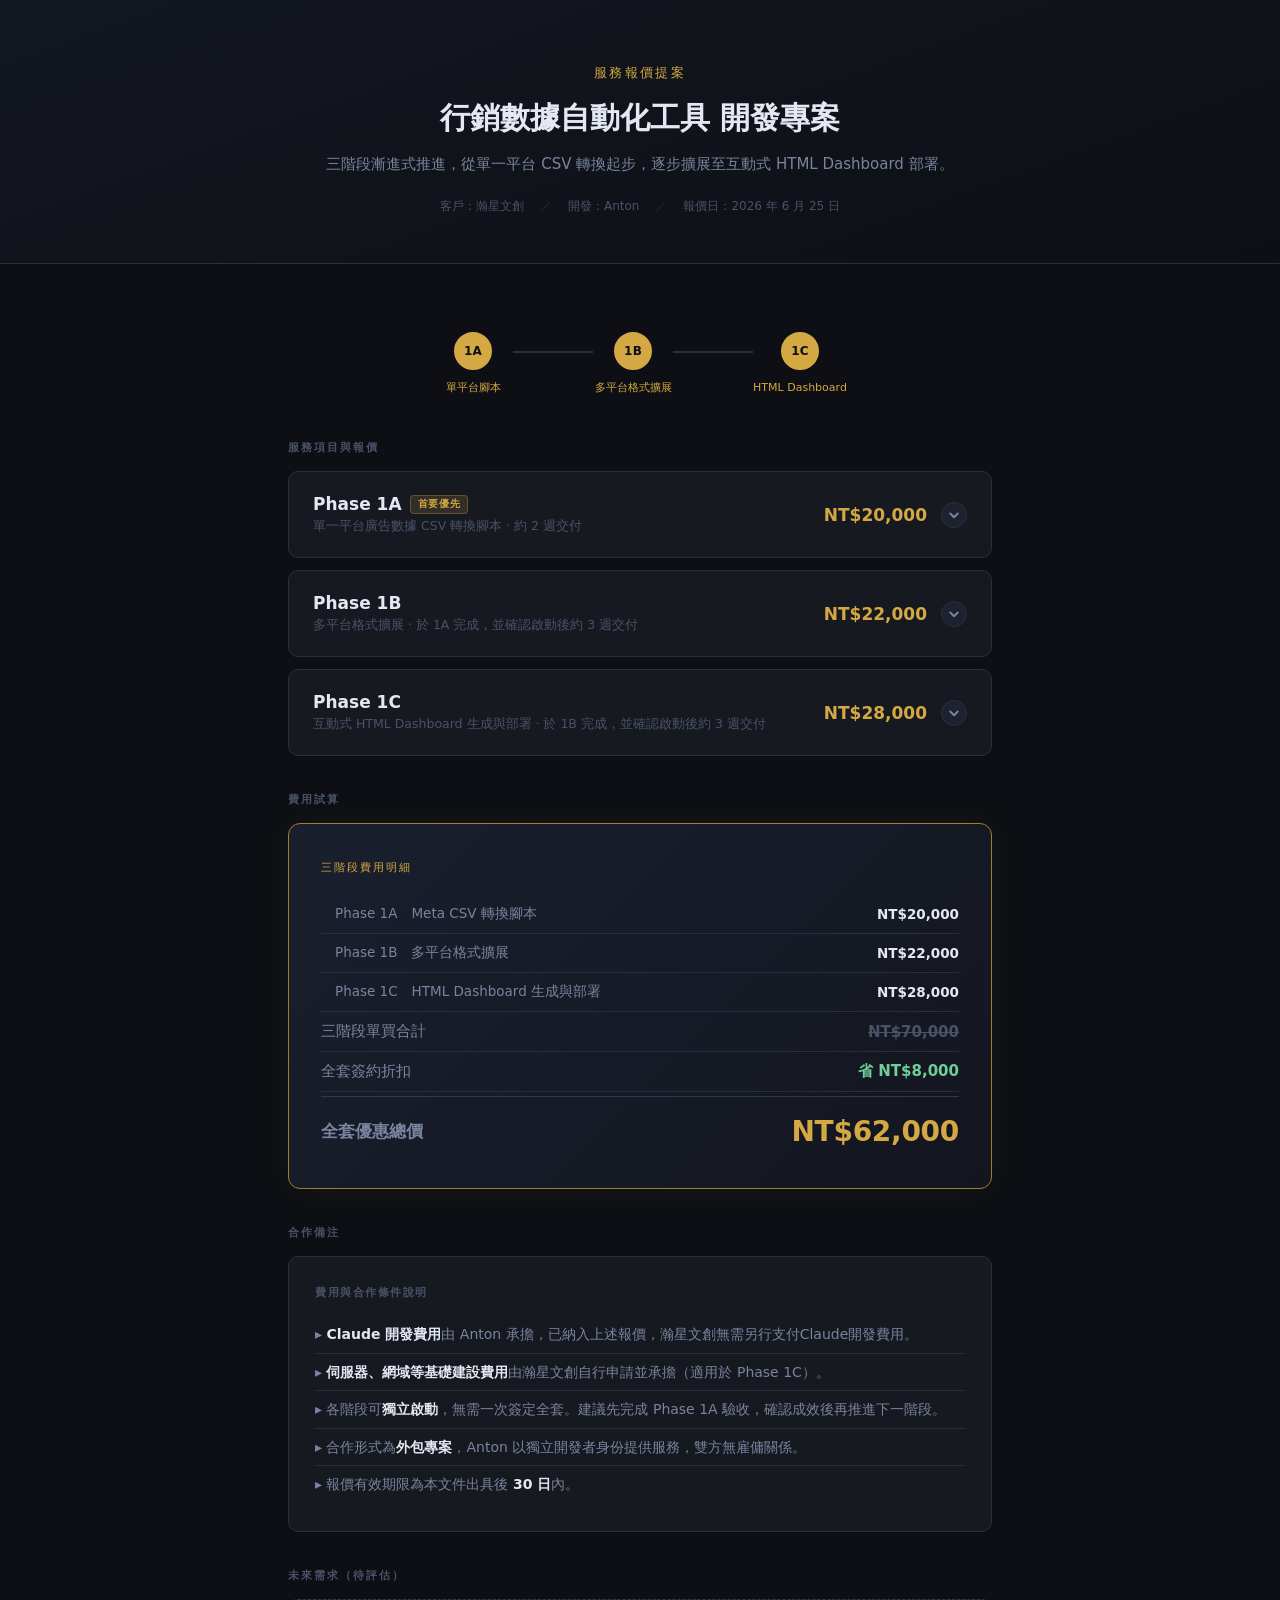
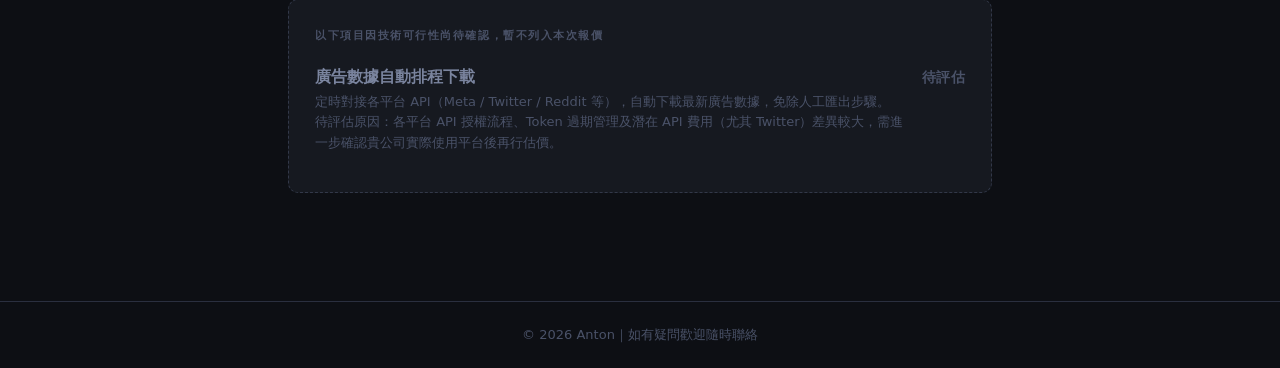
<file: briefings/AD_data_transfer_bot/index.html>
<!DOCTYPE html>
<html lang="zh-TW">

<head>
  <meta charset="UTF-8">
  <meta name="viewport" content="width=device-width, initial-scale=1.0">
  <title>行銷數據自動化工具 服務報價提案 — Anton</title>
  <style>
    :root {
      --bg: #0d0f14;
      --surface: #161920;
      --surface-2: #1e2230;
      --border: #2a2f3f;
      --border-light: #323849;
      --text-primary: #e4e8f2;
      --text-secondary: #7a849e;
      --text-muted: #4a5268;
      --accent: #d4a843;
      --accent-dim: #a07c2e;
      --blue: #5b8dee;
      --blue-dim: rgba(91, 141, 238, 0.12);
      --green: #6fcf97;
      --green-dim: rgba(111, 207, 151, 0.08);
    }

    *,
    *::before,
    *::after {
      box-sizing: border-box;
      margin: 0;
      padding: 0;
    }

    body {
      font-family: 'Microsoft JhengHei', '微軟正黑體', 'PingFang TC', system-ui, sans-serif;
      background: var(--bg);
      color: var(--text-primary);
      min-height: 100vh;
      -webkit-font-smoothing: antialiased;
    }

    /* ── 頁首 ── */
    .site-header {
      background: linear-gradient(160deg, #131720 0%, #0d0f14 100%);
      border-bottom: 1px solid var(--border);
      padding: clamp(36px, 6vw, 64px) 24px clamp(28px, 4vw, 48px);
      text-align: center;
    }

    .site-header .label {
      font-size: clamp(11px, 1.5vw, 13px);
      letter-spacing: 0.18em;
      text-transform: uppercase;
      color: var(--accent);
      margin-bottom: 14px;
    }

    .site-header h1 {
      font-size: clamp(20px, 4vw, 30px);
      font-weight: 700;
      line-height: 1.45;
      margin-bottom: 12px;
      max-width: 720px;
      margin-left: auto;
      margin-right: auto;
    }

    .site-header p {
      font-size: clamp(13px, 1.8vw, 15px);
      color: var(--text-secondary);
      max-width: 720px;
      margin: 0 auto;
      line-height: 1.65;
    }

    .header-meta {
      display: flex;
      justify-content: center;
      align-items: center;
      flex-wrap: wrap;
      gap: 8px 16px;
      margin-top: 22px;
      font-size: 12px;
      color: var(--text-muted);
    }

    .header-meta .sep {
      opacity: 0.4;
    }

    /* ── 容器 ── */
    .container {
      max-width: 760px;
      margin: 0 auto;
      padding: clamp(28px, 5vw, 48px) clamp(16px, 5vw, 28px) clamp(48px, 8vw, 72px);
    }

    .section-title {
      font-size: 11px;
      font-weight: 700;
      letter-spacing: 0.18em;
      text-transform: uppercase;
      color: var(--text-muted);
      margin-bottom: 16px;
    }

    /* ── 階段進度條 ── */
    .phase-stepper {
      display: flex;
      align-items: flex-start;
      justify-content: center;
      gap: 0;
      margin-bottom: 40px;
      padding: 20px 0 4px;
      overflow-x: auto;
    }

    .phase-step {
      display: flex;
      flex-direction: column;
      align-items: center;
      gap: 10px;
      flex-shrink: 0;
      min-width: 80px;
    }

    .phase-step-circle {
      width: 38px;
      height: 38px;
      border-radius: 50%;
      background: var(--surface-2);
      border: 2px solid var(--border);
      display: flex;
      align-items: center;
      justify-content: center;
      font-size: 12px;
      font-weight: 700;
      color: var(--text-muted);
      letter-spacing: 0.02em;
    }

    .phase-step.active .phase-step-circle {
      background: var(--accent);
      border-color: var(--accent);
      color: #0d0f14;
    }

    .phase-step-label {
      font-size: 11px;
      color: var(--text-muted);
      text-align: center;
      line-height: 1.45;
      max-width: 96px;
    }

    .phase-step.active .phase-step-label {
      color: var(--accent);
    }

    .phase-connector {
      height: 2px;
      width: clamp(28px, 7vw, 56px);
      background: var(--border);
      flex-shrink: 0;
      margin-top: 19px;
    }

    /* ── 服務卡片 ── */
    .services-list {
      display: flex;
      flex-direction: column;
      gap: 10px;
      margin-bottom: 36px;
    }

    .service-card {
      background: var(--surface);
      border: 1px solid var(--border);
      border-radius: 10px;
      overflow: hidden;
      transition: border-color 0.2s, box-shadow 0.2s;
    }

    .service-card:hover {
      border-color: var(--border-light);
      box-shadow: 0 4px 20px rgba(0, 0, 0, 0.35);
    }

    .service-card.open {
      border-color: var(--accent-dim);
      box-shadow: 0 0 0 1px var(--accent-dim), 0 4px 24px rgba(0, 0, 0, 0.4);
    }


    .service-header {
      display: flex;
      align-items: center;
      padding: clamp(16px, 3vw, 22px) clamp(16px, 3.5vw, 24px);
      cursor: pointer;
      user-select: none;
      gap: 14px;
    }

    .service-header:focus-visible {
      outline: 2px solid var(--accent);
      outline-offset: -2px;
      border-radius: 10px;
    }

    .service-name-wrap {
      flex: 1;
      min-width: 0;
      display: flex;
      flex-direction: column;
      gap: 4px;
    }

    .service-name {
      font-size: clamp(15px, 2.5vw, 17px);
      font-weight: 600;
      color: var(--text-primary);
      display: flex;
      align-items: center;
      gap: 8px;
      flex-wrap: wrap;
    }

    .service-subtitle {
      font-size: clamp(11px, 1.6vw, 12.5px);
      color: var(--text-muted);
    }

    .service-price {
      font-size: clamp(14px, 2.5vw, 17px);
      font-weight: 700;
      color: var(--accent);
      white-space: nowrap;
    }

    .toggle-icon {
      width: 26px;
      height: 26px;
      border-radius: 50%;
      background: var(--surface-2);
      border: 1px solid var(--border);
      display: flex;
      align-items: center;
      justify-content: center;
      flex-shrink: 0;
      transition: background 0.2s, border-color 0.2s;
    }

    .toggle-icon svg {
      width: 12px;
      height: 12px;
      fill: none;
      stroke: var(--text-secondary);
      stroke-width: 2.5;
      stroke-linecap: round;
      stroke-linejoin: round;
      transition: transform 0.28s ease, stroke 0.2s;
    }

    .service-card.open .toggle-icon {
      background: var(--accent);
      border-color: var(--accent);
    }

    .service-card.open .toggle-icon svg {
      stroke: #0d0f14;
      transform: rotate(180deg);
    }

    /* ── 展開細項 ── */
    .service-details {
      max-height: 0;
      overflow: hidden;
      transition: max-height 0.32s ease;
    }

    .service-details-inner {
      padding: 0 clamp(16px, 3.5vw, 24px) clamp(18px, 3vw, 24px);
      border-top: 1px solid var(--border);
    }

    .detail-section {
      margin-top: 18px;
    }

    .detail-section-title {
      font-size: 10px;
      font-weight: 700;
      letter-spacing: 0.14em;
      text-transform: uppercase;
      color: var(--text-muted);
      margin-bottom: 10px;
    }

    .service-details-inner ul {
      list-style: none;
      padding: 0;
    }

    .service-details-inner li {
      display: flex;
      gap: 12px;
      font-size: clamp(13px, 2vw, 14.5px);
      color: var(--text-secondary);
      line-height: 1.65;
      padding: 5px 0;
    }

    .service-details-inner li::before {
      content: '';
      width: 5px;
      height: 5px;
      border-radius: 50%;
      background: var(--accent);
      margin-top: 9px;
      flex-shrink: 0;
      opacity: 0.75;
    }

    /* ── 提示方塊 ── */
    .note-block {
      margin-top: 12px;
      padding: 10px 14px;
      border-radius: 6px;
      font-size: clamp(12px, 1.8vw, 13px);
      display: flex;
      align-items: flex-start;
      gap: 9px;
      line-height: 1.6;
    }

    .note-block .note-ico {
      flex-shrink: 0;
      margin-top: 1px;
    }

    .note-block strong {
      font-weight: 700;
    }

    .note-client {
      background: var(--blue-dim);
      border: 1px solid rgba(91, 141, 238, 0.22);
      color: var(--blue);
    }

    .note-client strong {
      color: #8aabf5;
    }

    .note-infra {
      background: var(--green-dim);
      border: 1px solid rgba(111, 207, 151, 0.2);
      color: var(--green);
    }

    .note-infra strong {
      color: #8addb8;
    }

    /* ── Badge ── */
    .badge {
      display: inline-block;
      font-size: 9.5px;
      font-weight: 700;
      letter-spacing: 0.07em;
      padding: 2px 7px;
      border-radius: 4px;
      text-transform: uppercase;
      vertical-align: middle;
    }

    .badge-priority {
      background: rgba(212, 168, 67, 0.15);
      color: var(--accent);
      border: 1px solid rgba(212, 168, 67, 0.3);
    }

    /* ── 費用試算 ── */
    .bundle-block {
      background: linear-gradient(135deg, #1a1f2e 0%, #13161f 100%);
      border: 1px solid var(--accent-dim);
      border-radius: 12px;
      padding: clamp(24px, 4vw, 36px) clamp(20px, 4vw, 32px) clamp(20px, 3.5vw, 30px);
      margin-bottom: 36px;
      box-shadow: 0 0 40px rgba(212, 168, 67, 0.06);
    }

    .bundle-block .bundle-title {
      font-size: 11px;
      letter-spacing: 0.18em;
      text-transform: uppercase;
      color: var(--accent);
      margin-bottom: 20px;
    }

    .bundle-row {
      display: flex;
      justify-content: space-between;
      align-items: center;
      gap: 12px;
      padding: 10px 0;
      border-bottom: 1px solid var(--border);
    }

    .bundle-row:last-child {
      border-bottom: none;
    }

    .bundle-row .label {
      font-size: clamp(13px, 2vw, 15px);
      color: var(--text-secondary);
    }

    .bundle-row .value {
      font-size: clamp(13px, 2vw, 15px);
      font-weight: 600;
      color: var(--text-primary);
    }

    .bundle-row.sub .label {
      padding-left: 14px;
      font-size: clamp(12px, 1.8vw, 13.5px);
    }

    .bundle-row.sub .value {
      font-size: clamp(12px, 1.8vw, 13.5px);
    }

    .bundle-row.original .value {
      text-decoration: line-through;
      color: var(--text-muted);
    }

    .bundle-row.saving .value {
      color: var(--green);
    }

    .bundle-row.divider {
      border-bottom: 1px solid var(--border-light);
      padding: 0;
    }

    .bundle-row.total {
      padding-top: 18px;
      margin-top: 4px;
      border-top: 1px solid var(--border-light);
    }

    .bundle-row.total .label {
      font-size: clamp(15px, 2.5vw, 17px);
      font-weight: 700;
    }

    .bundle-row.total .value {
      font-size: clamp(22px, 5vw, 28px);
      font-weight: 700;
      color: var(--accent);
      letter-spacing: -0.01em;
    }

    /* ── 合作備注 ── */
    .disclaimer-block {
      background: var(--surface);
      border: 1px solid var(--border);
      border-radius: 10px;
      padding: clamp(20px, 3vw, 28px) clamp(18px, 3.5vw, 26px);
      margin-bottom: 36px;
    }

    .disclaimer-block .dis-title {
      font-size: 11px;
      font-weight: 700;
      letter-spacing: 0.14em;
      text-transform: uppercase;
      color: var(--text-muted);
      margin-bottom: 16px;
    }

    .disclaimer-block p {
      font-size: clamp(12.5px, 1.9vw, 14px);
      color: var(--text-secondary);
      line-height: 1.75;
      padding: 6px 0;
      border-bottom: 1px solid var(--border);
    }

    .disclaimer-block p:last-child {
      border-bottom: none;
    }

    .disclaimer-block strong {
      color: var(--text-primary);
      font-weight: 600;
    }

    /* ── 未來需求 ── */
    .future-block {
      background: var(--surface);
      border: 1px dashed var(--border-light);
      border-radius: 10px;
      padding: clamp(20px, 3vw, 28px) clamp(18px, 3.5vw, 26px);
      margin-bottom: 36px;
    }

    .future-block .future-title {
      font-size: 11px;
      font-weight: 700;
      letter-spacing: 0.14em;
      text-transform: uppercase;
      color: var(--text-muted);
      margin-bottom: 14px;
    }

    .future-item {
      display: flex;
      align-items: flex-start;
      justify-content: space-between;
      gap: 16px;
      padding: 10px 0;
      border-bottom: 1px solid var(--border);
    }

    .future-item:last-child {
      border-bottom: none;
    }

    .future-item-body {
      flex: 1;
    }

    .future-item-name {
      font-size: clamp(14px, 2.2vw, 15.5px);
      font-weight: 600;
      color: var(--text-secondary);
      margin-bottom: 4px;
    }

    .future-item-desc {
      font-size: clamp(12px, 1.8vw, 13px);
      color: var(--text-muted);
      line-height: 1.6;
    }

    .future-item-price {
      font-size: clamp(13px, 2vw, 14px);
      font-weight: 700;
      color: var(--text-muted);
      white-space: nowrap;
      padding-top: 2px;
      letter-spacing: 0.02em;
    }

    /* ── 頁尾 ── */
    .site-footer {
      text-align: center;
      padding: 24px 16px;
      font-size: 13px;
      color: var(--text-muted);
      border-top: 1px solid var(--border);
    }

    /* ── RWD ── */
    @media (max-width: 480px) {
      .service-header {
        flex-wrap: wrap;
      }

      .service-name-wrap {
        flex-basis: calc(100% - 40px);
      }

      .service-price {
        flex-basis: calc(100% - 40px);
        font-size: 15px;
      }

      .toggle-icon {
        order: -1;
        align-self: flex-start;
        margin-top: 2px;
        margin-left: auto;
      }

      .bundle-row.total .value {
        font-size: 22px;
      }

      .header-meta {
        flex-wrap: nowrap;
        gap: 4px 10px;
      }

      .phase-stepper {
        justify-content: center;
      }

      .future-item {
        flex-direction: column;
        gap: 6px;
      }

      .future-item-price {
        align-self: flex-start;
      }

      .bundle-row.sub .label {
        padding-left: 0;
      }
    }

    @media (min-width: 768px) {
      .services-list {
        gap: 12px;
      }

      .phase-connector {
        width: clamp(48px, 8vw, 80px);
      }
    }
  </style>
</head>

<body>

  <header class="site-header">
    <div class="label">服務報價提案</div>
    <h1>行銷數據自動化工具 開發專案</h1>
    <p>三階段漸進式推進，從單一平台 CSV 轉換起步，逐步擴展至互動式 HTML Dashboard 部署。</p>
    <div class="header-meta">
      <span>客戶：瀚星文創</span>
      <span class="sep">／</span>
      <span>開發：Anton</span>
      <span class="sep">／</span>
      <span>報價日：2026 年 6 月 25 日</span>
    </div>
  </header>

  <main class="container">

    <!-- 階段流程圖 -->
    <div class="phase-stepper" aria-label="專案推進順序">
      <div class="phase-step active">
        <div class="phase-step-circle">1A</div>
        <div class="phase-step-label">單平台腳本</div>
      </div>
      <div class="phase-connector" aria-hidden="true"></div>
      <div class="phase-step active">
        <div class="phase-step-circle">1B</div>
        <div class="phase-step-label">多平台格式擴展</div>
      </div>
      <div class="phase-connector" aria-hidden="true"></div>
      <div class="phase-step active">
        <div class="phase-step-circle">1C</div>
        <div class="phase-step-label">HTML Dashboard</div>
      </div>
    </div>

    <p class="section-title">服務項目與報價</p>

    <div class="services-list">

      <!-- Phase 1A -->
      <div class="service-card" id="card-1a">
        <div class="service-header" role="button" tabindex="0" aria-expanded="false" aria-controls="details-1a"
          onclick="toggleCard(this)" onkeydown="handleKey(event,this)">
          <span class="service-name-wrap">
            <span class="service-name">
              Phase 1A
              <span class="badge badge-priority">首要優先</span>
            </span>
            <span class="service-subtitle">單一平台廣告數據 CSV 轉換腳本 ‧ 約 2 週交付</span>
          </span>
          <span class="service-price">NT$20,000</span>
          <span class="toggle-icon" aria-hidden="true">
            <svg viewBox="0 0 16 16">
              <polyline points="3 6 8 11 13 6" />
            </svg>
          </span>
        </div>
        <div class="service-details" id="details-1a">
          <div class="service-details-inner">
            <div class="detail-section">
              <div class="detail-section-title">交付內容</div>
              <ul>
                <li>將單一平台之廣告後台匯出的 CSV 自動轉換為結構化可閱讀報表</li>
                <li>支援日數據彙整為週報（花費、觸及、轉換率等關鍵指標）</li>
                <li>固定格式輸出（HTML 報表或 Excel，依協商確認）</li>
                <li>操作說明文件一份</li>
              </ul>
            </div>
            <div class="note-block note-client">
              <span class="note-ico">
                <svg viewBox="0 0 16 16" width="14" height="14" fill="none" stroke="currentColor" stroke-width="1.8"
                  stroke-linecap="round" stroke-linejoin="round">
                  <rect x="2" y="3" width="12" height="10" rx="1.5" />
                  <path d="M2 6h12" />
                  <path d="M6 3v3" />
                  <path d="M10 3v3" />
                </svg>
              </span>
              <span>開發啟動前，需由 <strong>瀚星文創</strong> 提供：<strong>單一平台</strong> 廣告後台匯出的原始 CSV 範例（至少含 1 週數據，數值可隱匿），以及期望的輸出格式樣本。</span>
            </div>
          </div>
        </div>
      </div>

      <!-- Phase 1B -->
      <div class="service-card" id="card-1b">
        <div class="service-header" role="button" tabindex="0" aria-expanded="false" aria-controls="details-1b"
          onclick="toggleCard(this)" onkeydown="handleKey(event,this)">
          <span class="service-name-wrap">
            <span class="service-name">Phase 1B</span>
            <span class="service-subtitle">多平台格式擴展 ‧ 於 1A 完成，並確認啟動後約 3 週交付</span>
          </span>
          <span class="service-price">NT$22,000</span>
          <span class="toggle-icon" aria-hidden="true">
            <svg viewBox="0 0 16 16">
              <polyline points="3 6 8 11 13 6" />
            </svg>
          </span>
        </div>
        <div class="service-details" id="details-1b">
          <div class="service-details-inner">
            <div class="detail-section">
              <div class="detail-section-title">交付內容</div>
              <ul>
                <li>新增支援三個平台之廣告後台 CSV 格式解析模組</li>
                <li>跨平台欄位正規化，統一輸出為一致格式</li>
                <li>多平台合併報表，支援廣告組合交叉分析</li>
                <li>更新操作說明文件</li>
              </ul>
            </div>
            <div class="note-block note-client">
              <span class="note-ico">
                <svg viewBox="0 0 16 16" width="14" height="14" fill="none" stroke="currentColor" stroke-width="1.8"
                  stroke-linecap="round" stroke-linejoin="round">
                  <rect x="2" y="3" width="12" height="10" rx="1.5" />
                  <path d="M2 6h12" />
                  <path d="M6 3v3" />
                  <path d="M10 3v3" />
                </svg>
              </span>
              <span>需由 <strong>瀚星文創</strong> 提供各平台匯出的原始 CSV 範例檔，以確認各平台欄位格式差異。</span>
            </div>
          </div>
        </div>
      </div>

      <!-- Phase 1C -->
      <div class="service-card" id="card-1c">
        <div class="service-header" role="button" tabindex="0" aria-expanded="false" aria-controls="details-1c"
          onclick="toggleCard(this)" onkeydown="handleKey(event,this)">
          <span class="service-name-wrap">
            <span class="service-name">Phase 1C</span>
            <span class="service-subtitle">互動式 HTML Dashboard 生成與部署 ‧ 於 1B 完成，並確認啟動後約 3 週交付</span>
          </span>
          <span class="service-price">NT$28,000</span>
          <span class="toggle-icon" aria-hidden="true">
            <svg viewBox="0 0 16 16">
              <polyline points="3 6 8 11 13 6" />
            </svg>
          </span>
        </div>
        <div class="service-details" id="details-1c">
          <div class="service-details-inner">
            <div class="detail-section">
              <div class="detail-section-title">交付內容</div>
              <ul>
                <li>將轉換後的廣告數據自動生成互動式 HTML Dashboard</li>
                <li>Dashboard 部署至指定子網域，供全團隊隨時查閱</li>
                <li>歷史數據保存機制</li>
                <li>系統維護說明文件</li>
              </ul>
            </div>
            <div class="note-block note-infra">
              <span class="note-ico">
                <svg viewBox="0 0 16 16" width="14" height="14" fill="none" stroke="currentColor" stroke-width="1.8"
                  stroke-linecap="round" stroke-linejoin="round">
                  <path d="M8 2L2 5v4c0 3.3 2.5 5.8 6 7 3.5-1.2 6-3.7 6-7V5L8 2z" />
                </svg>
              </span>
              <span>伺服器（VPS / 雲端主機）及子網域由 <strong>瀚星文創</strong> 自行申請並承擔費用；Anton 協助完成環境部署設定。預估基建費用約 NT$300–600 / 月。</span>
            </div>
          </div>
        </div>
      </div>

    </div>

    <!-- 費用試算 -->
    <p class="section-title">費用試算</p>
    <div class="bundle-block">
      <p class="bundle-title">三階段費用明細</p>
      <div class="bundle-row sub">
        <span class="label">Phase 1A　Meta CSV 轉換腳本</span>
        <span class="value">NT$20,000</span>
      </div>
      <div class="bundle-row sub">
        <span class="label">Phase 1B　多平台格式擴展</span>
        <span class="value">NT$22,000</span>
      </div>
      <div class="bundle-row sub">
        <span class="label">Phase 1C　HTML Dashboard 生成與部署</span>
        <span class="value">NT$28,000</span>
      </div>
      <div class="bundle-row original">
        <span class="label">三階段單買合計</span>
        <span class="value">NT$70,000</span>
      </div>
      <div class="bundle-row saving">
        <span class="label">全套簽約折扣</span>
        <span class="value">省 NT$8,000</span>
      </div>
      <div class="bundle-row total">
        <span class="label">全套優惠總價</span>
        <span class="value">NT$62,000</span>
      </div>
    </div>

    <!-- 合作備注 -->
    <p class="section-title">合作備注</p>
    <div class="disclaimer-block">
      <div class="dis-title">費用與合作條件說明</div>
      <p>▸ <strong>Claude 開發費用</strong>由 Anton 承擔，已納入上述報價，瀚星文創無需另行支付Claude開發費用。</p>
      <p>▸ <strong>伺服器、網域等基礎建設費用</strong>由瀚星文創自行申請並承擔（適用於 Phase 1C）。</p>
      <p>▸ 各階段可<strong>獨立啟動</strong>，無需一次簽定全套。建議先完成 Phase 1A 驗收，確認成效後再推進下一階段。</p>
      <p>▸ 合作形式為<strong>外包專案</strong>，Anton 以獨立開發者身份提供服務，雙方無雇傭關係。</p>
      <p>▸ 報價有效期限為本文件出具後 <strong>30 日</strong>內。</p>
    </div>

    <!-- 未來需求 -->
    <p class="section-title">未來需求（待評估）</p>
    <div class="future-block">
      <div class="future-title">以下項目因技術可行性尚待確認，暫不列入本次報價</div>
      <div class="future-item">
        <div class="future-item-body">
          <div class="future-item-name">廣告數據自動排程下載</div>
          <div class="future-item-desc">
            定時對接各平台 API（Meta / Twitter / Reddit 等），自動下載最新廣告數據，免除人工匯出步驟。<br>
            待評估原因：各平台 API 授權流程、Token 過期管理及潛在 API 費用（尤其 Twitter）差異較大，需進一步確認貴公司實際使用平台後再行估價。
          </div>
        </div>
        <div class="future-item-price">待評估</div>
      </div>
    </div>

  </main>

  <footer class="site-footer">
    &copy; 2026 Anton｜如有疑問歡迎隨時聯絡
  </footer>

  <script>
    function toggleCard(headerEl) {
      var card = headerEl.closest('.service-card');
      var detailsEl = card.querySelector('.service-details');
      var isOpen = card.classList.contains('open');
      if (isOpen) {
        detailsEl.style.maxHeight = detailsEl.scrollHeight + 'px';
        requestAnimationFrame(function () {
          requestAnimationFrame(function () { detailsEl.style.maxHeight = '0'; });
        });
        card.classList.remove('open');
        headerEl.setAttribute('aria-expanded', 'false');
      } else {
        card.classList.add('open');
        detailsEl.style.maxHeight = detailsEl.scrollHeight + 'px';
        headerEl.setAttribute('aria-expanded', 'true');
      }
    }
    function handleKey(event, headerEl) {
      if (event.key === 'Enter' || event.key === ' ') {
        event.preventDefault();
        toggleCard(headerEl);
      }
    }
  </script>

</body>

</html>
</file>
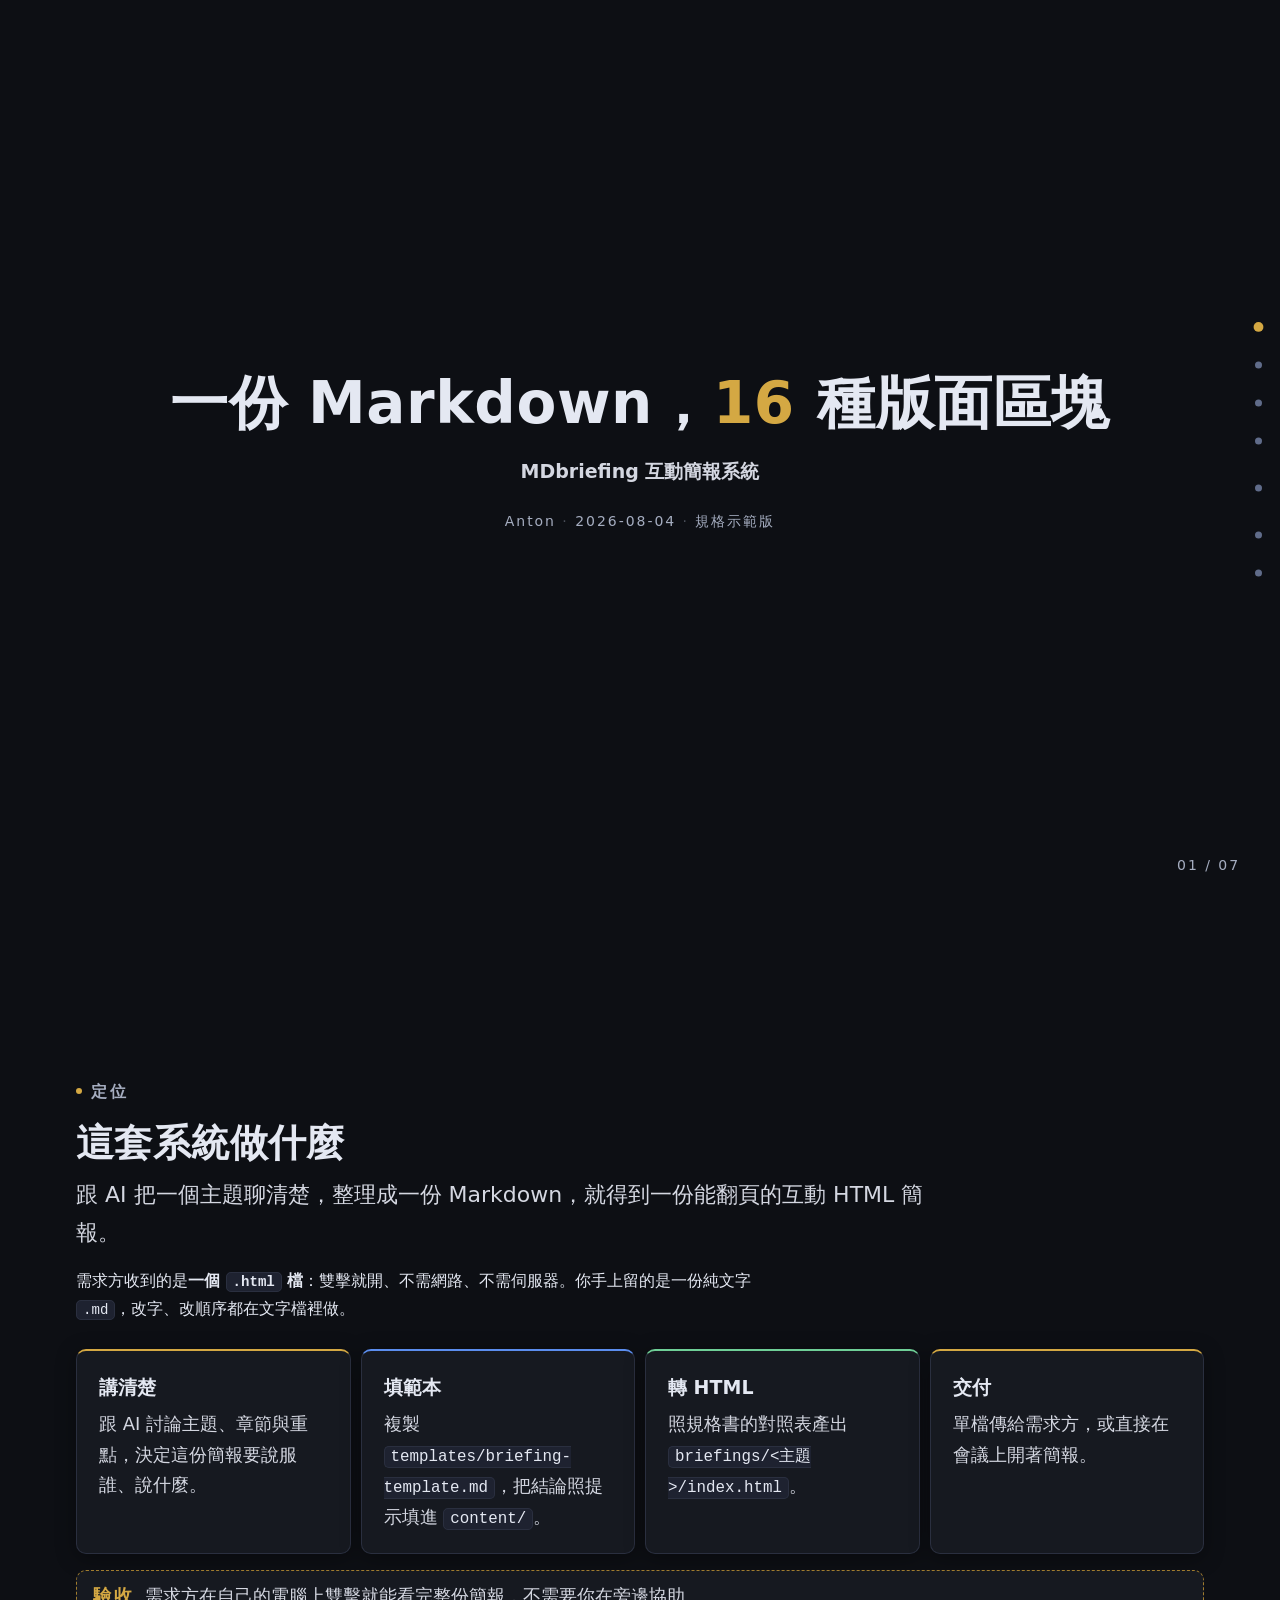
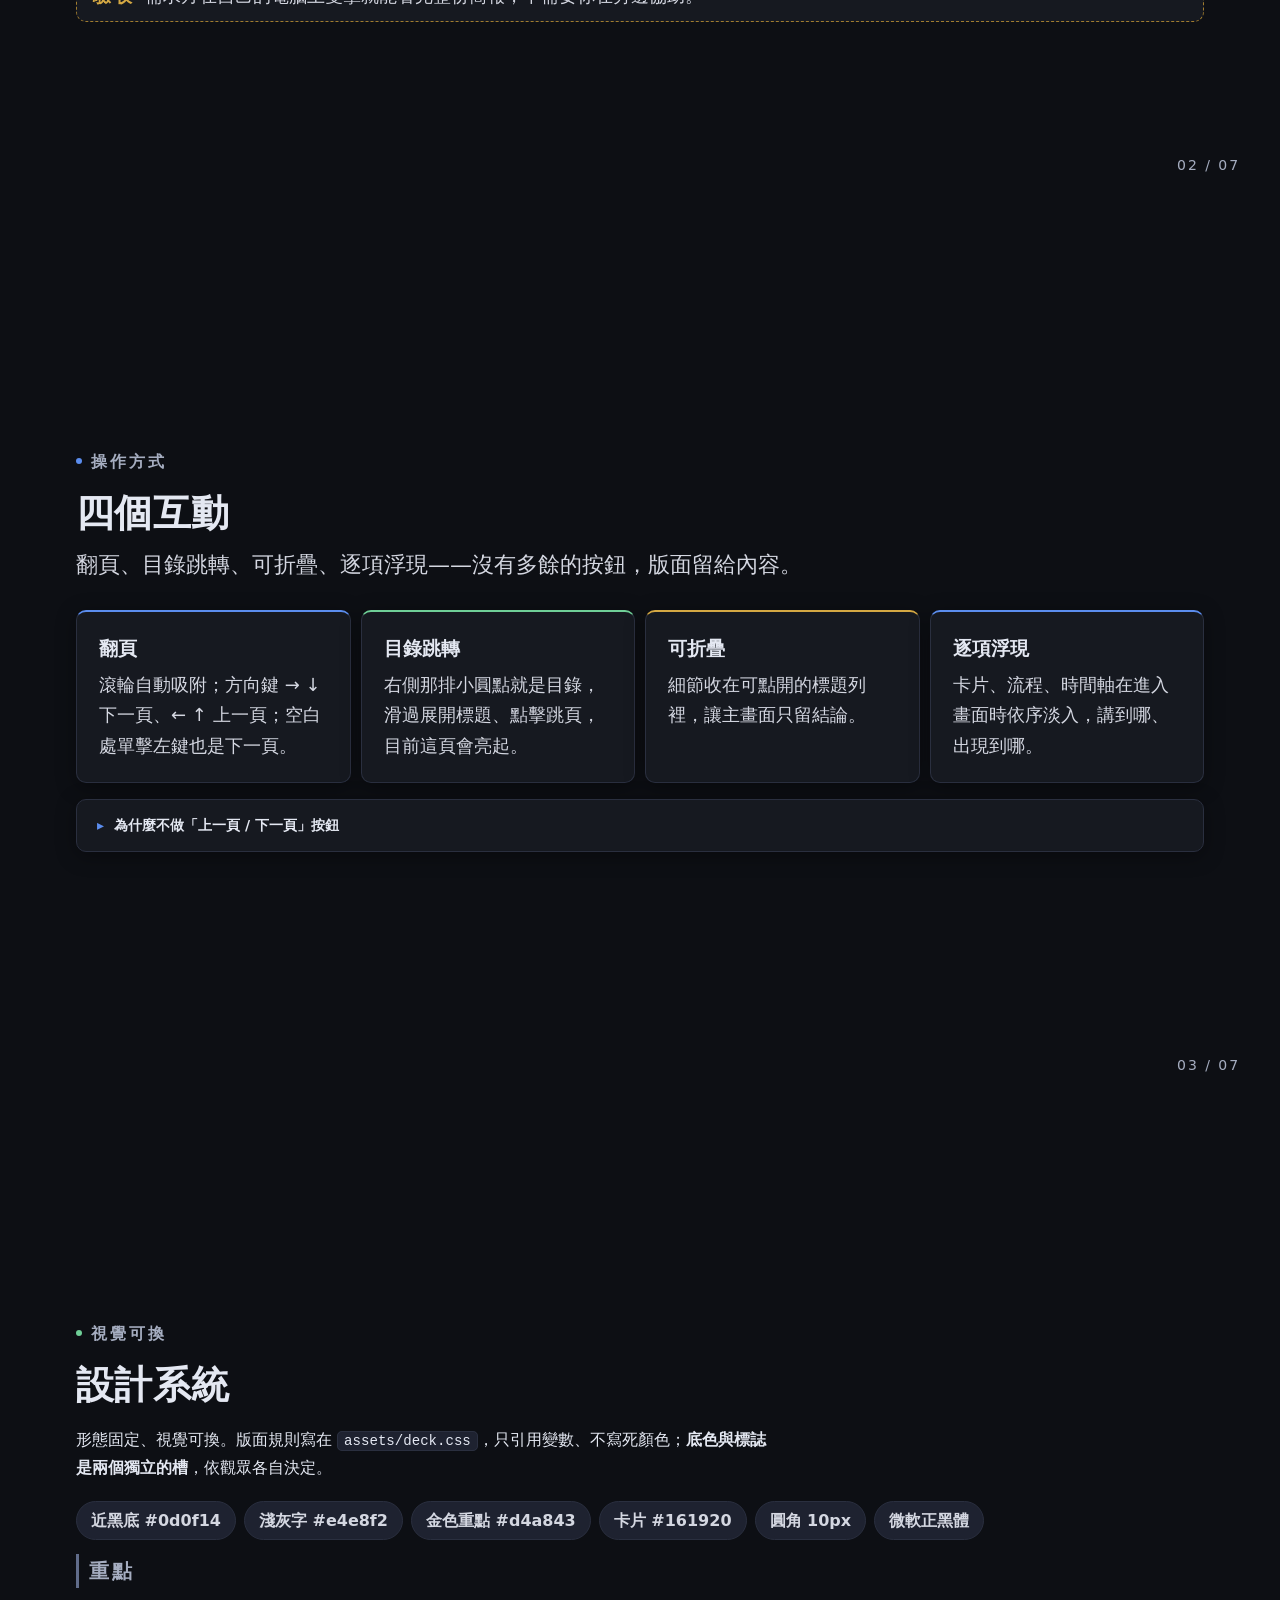
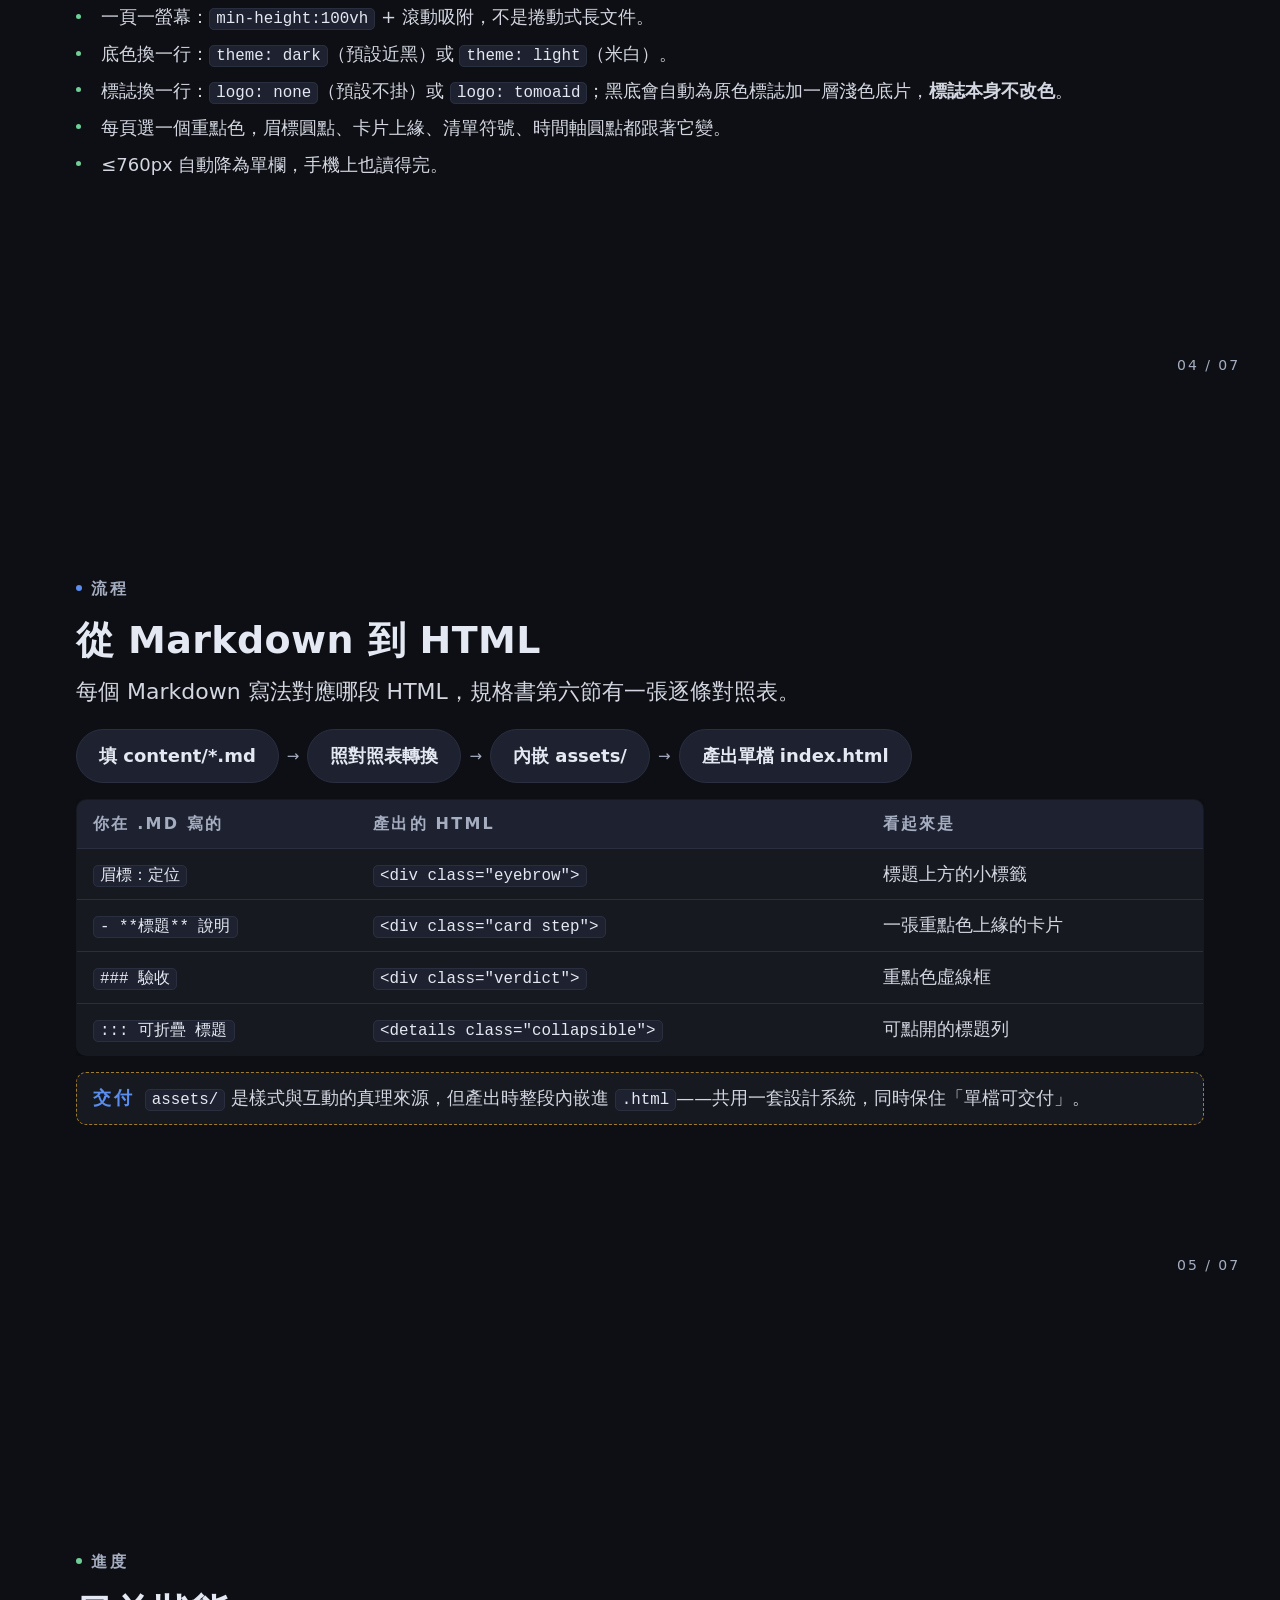
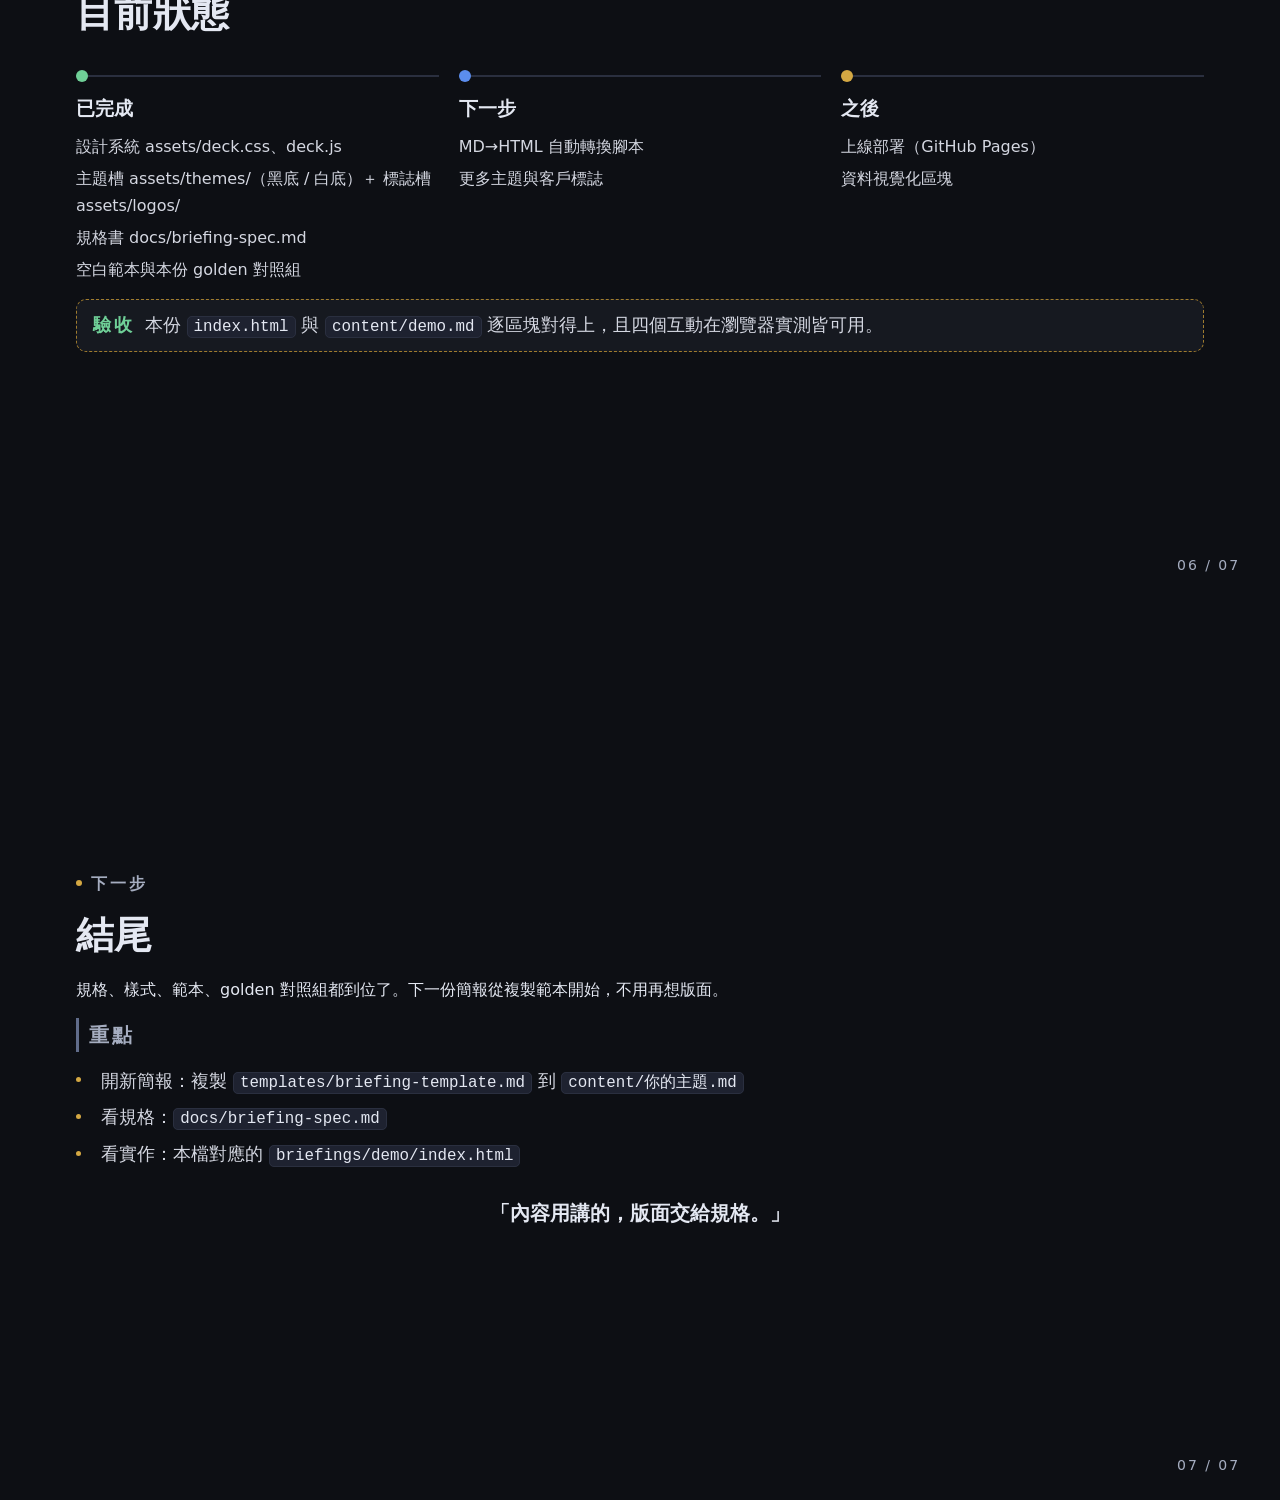
<file: briefings/demo/index.html>
<!DOCTYPE html>
<html lang="zh-TW">
<head>
<meta charset="UTF-8">
<meta name="viewport" content="width=device-width, initial-scale=1.0">
<title>一份 Markdown，16 種版面區塊 — MDbriefing</title>
<!--
  MDbriefing golden 對照組
  原稿：content/demo.md（theme: dark / logo: none）
  規格：docs/briefing-spec.md
  來源：assets/deck.css、assets/deck.js
  ↑ 全部於此整段內嵌，維持單檔自包含、file:// 可直接開、零外部資源。
  改動樣式或互動請先改 assets/ 再重新內嵌，勿只改本檔。
-->
<style>
/* ══════════════ 內嵌：assets/deck.css ══════════════ */
/* ============================================================
   MDbriefing — deck.css
   簡報共用樣式（設計系統真理來源）

   ⚠️ 對焦範圍只有「形態」：一頁一螢幕、滾動吸附、翻頁、目錄、可折疊、
      逐項浮現。視覺**不跟任何外部簡報對焦**——本檔的預設值是本專案原有的
      深色系（來源：briefings/AD_data_transfer_bot/ 與
      briefings/Self-Media_Course_CardGame/ 兩份既有檔案的色票與造型）。

   🎨 底色與標誌是兩個獨立的槽，依觀眾各自決定：
        theme: dark(預設) | light        → assets/themes/ ，管配色與造型
        logo : none(預設) | tomoaid | …  → assets/logos/  ，管標誌（官方原色，不改色）
      本檔 §① 的每一個 token 都可被主題整組覆寫；以下所有規則只引用 token、
      不寫死顏色，所以換主題不需要改這裡任何一行。

   用法：產出 briefings/主題/index.html 時，把本檔內容整段內嵌進 HTML 的
        style 區塊（保持單檔自包含、file:// 可直接開、零外部資源）。
   注意：本檔的註解與內容都不可出現字面上的「結束 style 標籤」字串，
        否則內嵌後會提前關閉樣式區塊，後半段樣式會被當文字印在頁面上。
   規格：docs/briefing-spec.md
   ============================================================ */

/* ── ① 設計 token｜預設主題：專案深色系 ─────────────────────
   主題包（assets/themes/*.html）就是重新宣告這一區的值。
   換主題**必須**至少覆寫：三個表面色、三階文字色、--accent-default、
   --accent-dim；其餘（造型、字族、重點色別名）可選擇性覆寫。 */
:root{
  /* 底色與表面 */
  --bg:#0d0f14;
  --surface:#161920;
  --surface-2:#1e2230;
  --border:#2a2f3f;
  --border-light:#606c8a; /* ≥3:1 on --surface-2（目錄未選中圓點，非文字，WCAG 非文字對比門檻） */

  /* 文字三階
     ⚠️ 這三階是給**投影**用的，不是給近距離閱讀用的。觀眾隔著會議室看投影機
     或電視，對比要遠高於桌面文件；本專案兩份既有報價文件的淡色次要文字
     （--text-muted 曾是 #4a5268，僅 2.46:1）在投影下讀不出來。
     現值（第二輪再提亮，因為第一輪的 muted ≥4.5:1／secondary ≥7:1 在投影機
     上仍被形容為「灰」）：muted ≥7:1、secondary ≥11:1，且對 --bg／--surface／
     --surface-2 三個底色皆達標（--surface-2 是 th／.pill／.flow .node 的底，
     三者中最深，最吃虧，故以它為準）。
     ⚠️ 提亮後 primary／secondary 兩階的 CIE L* 間距被壓縮到 Δ5.94（低於原本
     Δ8 的分層基準），因為 secondary 已經逼近 primary 才能達到 11:1；細節與
     取捨見 docs/briefing-spec.md §一。 */
  --text-primary:#e4e8f2;
  --text-secondary:#d4d7e1;
  --text-muted:#a5adc0;

  /* 重點色
     --accent-default：這個主題的預設重點色（每頁沒指定「色」時用它）
     --accent-dim    ：重點色的暗一階，用於虛線框、展開後的邊框
     其餘是本主題提供的可選色名，作者在 .md 寫「色：blue」就是選這裡的名字。
     可用色名由主題決定；寫了主題沒有的色名會自動退回 --accent-default。 */
  --gold:#d4a843;
  --blue:#5b8dee;
  --green:#6fcf97;
  /* 以下五個色名讓「為淺色主題寫的簡報」切到黑底時也不脫色。
     同一個色名在不同主題有各自的值（深色主題一律提亮），這是雙主題
     設計系統的常規做法；此處全部 ≥4.5:1 on 卡片底 #161920。 */
  --yellow:#F9B233;
  --purple:#A062E9;
  --teal:#1ED9C6;
  --coral:#F4695C;
  --navy:#4EA6C7;
  --accent-default:var(--gold);
  --accent-ink-default:var(--accent-default);
  --accent-dim:#a07c2e;
  --accent:var(--accent-default);
  /* --accent-ink：重點色「當文字用」的版本。深色主題上亮色字對比本來就夠，
     所以預設等於 --accent；淺色主題必須覆寫成深一階，否則小字會看不清。 */
  --accent-ink:var(--accent);

  /* 優先級徽章（.prio）底色疊色比例。深色主題疊色明顯（膠囊感），淺色主題
     疊色歸零——因為淺色的 -ink 系列色只保證「on #FFFFFF」達到 4.5:1，沒有
     再疊色的餘裕（疊色會讓底色偏暗、對比往下掉），所以淺色改以「純白底＋
     同色邊框＋同色文字」分辨三級，深色則用疊色膠囊。實測見
     docs/briefing-spec.md §三。 */
  --prio-tint:16%;

  /* 造型 */
  --radius:10px;
  --radius-lg:14px;
  --shadow:0 4px 20px rgba(0,0,0,.35);
  --card-accent-width:2px;      /* 卡片上緣的重點色粗細 */
  --font-stack:'Microsoft JhengHei','微軟正黑體','PingFang TC',system-ui,sans-serif;
  --root-size:16px;

  /* 標誌槽（由標誌包提供；預設不掛任何標誌） */
  --brand-name:"";

  /* 標誌底片（keyline plate）：深色底放彩色標誌時，用一層淺色底片讓標誌
     回到它被設計的底色上——**標誌本身一個像素都不改**。
     淺色主題把這三個值設為 transparent / 0 / 0，底片就自動消失。
     單份簡報要強制關掉底片：在產出的 style 末尾覆寫這三個值即可。 */
  --logo-plate-bg:#FAF8F5;
  --logo-plate-pad:3px;
  --logo-plate-radius:7px;
}

*{margin:0;padding:0;box-sizing:border-box}

html{
  font-size:var(--root-size);
  scroll-snap-type:y proximity;   /* 互動 1：滾動吸附翻頁 */
  scroll-behavior:smooth;         /* 互動 2：目錄跳轉時平滑捲動 */
}

body{
  font-family:var(--font-stack);
  background:var(--bg);
  color:var(--text-primary);
  line-height:1.7;
  -webkit-font-smoothing:antialiased;
}

img{max-width:100%}

/* ── ② 頁（slide）骨架 ──────────────────────────────────── */
section.slide{
  min-height:100vh;
  scroll-snap-align:start;
  position:relative;
  display:flex; flex-direction:column; justify-content:center;
  padding:clamp(32px,5vh,56px) clamp(20px,6vw,76px);
  overflow:hidden;
}
section.slide.cover{align-items:center; text-align:center}

/* 標誌底片：三個尺寸共用同一組 token，淺色主題下自動歸零 */
.logo-plate{
  display:inline-flex; align-items:center; justify-content:center;
  background:var(--logo-plate-bg);
  padding:var(--logo-plate-pad);
  border-radius:var(--logo-plate-radius);
}
.logo-plate.lg{padding:calc(var(--logo-plate-pad)*6); border-radius:calc(var(--logo-plate-radius)*3.6)}
.logo-plate.sm{padding:calc(var(--logo-plate-pad)*3); border-radius:calc(var(--logo-plate-radius)*2)}

/* 品牌標（每頁左上；logo: none 時不輸出） */
.logo{
  position:absolute; top:24px; left:clamp(20px,6vw,40px);
  display:flex; align-items:center; gap:8px;
  font-weight:700; letter-spacing:.02em; font-size:14px; color:var(--text-secondary);
}
.logo svg{display:block}

/* 頁碼（每頁右下，格式 04 / 08） */
.pageno{
  position:absolute; bottom:22px; right:clamp(20px,6vw,40px);
  font-size:14px; color:var(--text-muted);
  font-variant-numeric:tabular-nums; letter-spacing:.14em;
}

/* ── ③ 標題與文字階層 ──────────────────────────────────── */
.eyebrow{
  display:inline-flex; align-items:center; gap:9px;
  font-size:16px; font-weight:700; letter-spacing:.18em;
  color:var(--text-muted); text-transform:uppercase; margin-bottom:14px;
}
.eyebrow .dot{width:6px; height:6px; border-radius:50%; background:var(--accent)}

h1{
  font-size:clamp(30px,5vw,58px); font-weight:700; line-height:1.25;
  letter-spacing:.01em; text-wrap:balance;
}
h2{
  font-size:clamp(22px,3.4vw,38px); font-weight:700; line-height:1.3;
  letter-spacing:.01em; margin-bottom:8px; text-wrap:balance;
}

.subtitle{font-size:clamp(14px,2vw,19px); font-weight:600; color:var(--text-secondary); margin-top:16px}
.meta{
  color:var(--text-muted); margin-top:22px;
  font-size:14px; letter-spacing:.14em;
}
.meta .sep{opacity:.4}

.lede{color:var(--text-secondary); font-size:clamp(19px,2.2vw,22px); max-width:40em}
.quote{font-size:clamp(15px,1.9vw,20px); font-weight:600; max-width:34em}
.muted{color:var(--text-secondary)}
.kicker{
  font-size:16px; font-weight:700; letter-spacing:.14em; text-transform:uppercase;
  color:var(--accent-ink); margin-bottom:8px;
}

/* 備註（唯一允許 <14px 的地方）：`.md` 寫 `* 文字` 或 `ps. 文字`。
   左側色條＋「※」前綴＋更小更淡的字級，讓它一眼就是附註而非內文，
   兩個主題都靠既有 token（--text-muted／--border-light）分層，不新增顏色。 */
.note{
  margin-top:14px; padding-left:14px;
  border-left:2px solid var(--border-light);
  font-size:12px; line-height:1.6; color:var(--text-muted);
}
.note::before{content:"※ "}

/* 數字 count-up（見 deck.js 的 data-countup） */
[data-countup]{
  display:inline-block; min-width:2.1ch; text-align:center;
  font-variant-numeric:tabular-nums; color:var(--accent-ink);
}

/* 行內程式碼／檔名。用 max() 保底：字級隨父層等比縮放，但絕不掉到 14px 以下。 */
code{
  font-family:ui-monospace,SFMono-Regular,Menlo,Consolas,monospace;
  font-size:max(14px,.88em); background:var(--surface-2); color:var(--text-primary);
  border:1px solid var(--border); padding:1px 6px; border-radius:5px;
}

/* ── ④ 版面語彙：卡片 / 網格 / 標籤 / 驗收框 ─────────────── */
.grid{display:grid; gap:10px}
.grid.cols-2{grid-template-columns:repeat(2,1fr)}
.grid.cols-3{grid-template-columns:repeat(3,1fr)}
.grid.cols-4{grid-template-columns:repeat(4,1fr)}

.card{
  background:var(--surface);
  border:1px solid var(--border);
  border-top:var(--card-accent-width) solid var(--accent);
  border-radius:var(--radius);
  box-shadow:var(--shadow);
  padding:20px 22px;
}
.card.tight{padding:14px 18px}
.card b{font-size:19px; font-weight:600; color:var(--text-primary)}
.card .muted{font-size:18px}
/* 3～4 欄的窄卡：標題獨立成行 */
.grid.cols-3 .card b,
.grid.cols-4 .card b{display:block; margin-bottom:6px; font-size:19px; font-weight:700}
.grid.cols-3 .card .muted,
.grid.cols-4 .card .muted{font-size:18px}
/* 卡片內的子清單（例：團隊卡片列出成員、產品/專案面卡片列出議題名稱）。
   之前每份簡報各自寫 inline style，現在收成正式規則，往後自動一致。 */
.card ul{list-style:disc; margin:10px 0 0; padding-left:1.25em; font-size:18px; color:var(--text-secondary)}

.pill{
  display:inline-block; padding:5px 14px; border-radius:999px;
  font-size:16px; font-weight:600; white-space:nowrap;
  background:var(--surface-2); border:1px solid var(--border); color:var(--text-secondary);
}
.pills{display:flex; gap:8px; flex-wrap:wrap; margin-top:20px}

/* 優先級徽章（P0／P1／P2）：三色沿用色票既有 token（coral／yellow／green），
   不新增顏色。深色主題用 --prio-tint 疊出膠囊底；淺色主題 --prio-tint 為
   0%，底色等於純白 --surface，改以「同色邊框＋同色文字」分辨三級——因為
   淺色的 -ink 系列只保證「on #FFFFFF」達 4.5:1，疊色只會把底色往下拉，讓
   對比不夠（實測數字見 docs/briefing-spec.md §三）。
   用法：
     頁層級 —— <h2>標題<span class="prio p0">P0</span></h2>（標題文字與徽章
       之間用 &nbsp; 相連，避免標題換行時把徽章單獨留在下一行）
     行層級 —— <li><span class="prio p0">P0</span>項目文字</li> */
.prio{
  display:inline-flex; align-items:center; vertical-align:middle;
  margin:0 .5em .2em .45em; padding:2px 10px; border-radius:999px;
  font-size:16px; font-weight:700; letter-spacing:.02em; line-height:1.5;
  white-space:nowrap; border:1px solid currentColor;
}
.prio:first-child{margin-left:0}
.prio.p0{ color:var(--coral-ink,var(--coral)); background:color-mix(in srgb, var(--coral) var(--prio-tint,16%), var(--surface)); }
.prio.p1{ color:var(--yellow-ink,var(--yellow)); background:color-mix(in srgb, var(--yellow) var(--prio-tint,16%), var(--surface)); }
.prio.p2{ color:var(--green-ink,var(--green)); background:color-mix(in srgb, var(--green) var(--prio-tint,16%), var(--surface)); }

/* 驗收 / 交付 callout */
.verdict{
  margin-top:16px; background:var(--surface); border:1px dashed var(--accent-dim);
  border-radius:var(--radius); padding:10px 16px; font-size:18px;
  color:var(--text-secondary);
}
.verdict b{
  margin-right:.6em; color:var(--accent-ink); font-weight:700;
  font-size:18px; letter-spacing:.14em; text-transform:uppercase;
}

/* 表格 */
.table-wrap{overflow-x:auto; margin-top:16px}
table{
  border-collapse:collapse; width:100%;
  background:var(--surface); border:1px solid var(--border);
  border-radius:var(--radius); overflow:hidden; box-shadow:var(--shadow); font-size:18px;
}
th{
  background:var(--surface-2); text-align:left;
  font-size:16px; font-weight:700; letter-spacing:.14em; text-transform:uppercase;
  color:var(--text-muted); padding:10px 16px;
}
td{padding:10px 16px; border-top:1px solid var(--border); vertical-align:top; color:var(--text-secondary)}
td.num{white-space:nowrap; font-variant-numeric:tabular-nums}

/* 重點摘要清單。`### 重點` 等一般標題維持 .highlights（用當頁 --accent／
   --accent-ink，行為不變）；三個語意變體疊加在 .highlights 之上：
     ### 現況     → .highlights.now    （藍：現況陳述、事實）
     ### 問題     → .highlights.issue  （珊瑚紅：問題點）
     ### 改善方向 → .highlights.fix    （綠：解法、行動）
   h3 文字色淺色主題一律用 -ink 版本（深色主題沒有 -ink token，自動 fallback
   回本色）；圓點與左側色條可用本色（非文字，不受 4.5:1 文字對比規則約束）。 */
.highlights{margin-top:14px}
.highlights h3{
  font-size:20px; font-weight:700; letter-spacing:.14em; text-transform:uppercase;
  color:var(--text-muted); margin-bottom:14px; padding-left:10px;
  border-left:3px solid var(--border-light);
}
.highlights.now h3{color:var(--blue-ink,var(--blue)); border-left-color:var(--blue)}
.highlights.issue h3{color:var(--coral-ink,var(--coral)); border-left-color:var(--coral)}
.highlights.fix h3{color:var(--green-ink,var(--green)); border-left-color:var(--green)}
.highlights ul{list-style:none; display:grid; gap:6px}
.highlights li{position:relative; padding-left:1.4em; font-size:18px; color:var(--text-secondary)}
.highlights li::before{
  content:""; position:absolute; left:0; top:.62em;
  width:5px; height:5px; border-radius:50%; background:var(--accent);
}
.highlights.now li::before{background:var(--blue)}
.highlights.issue li::before{background:var(--coral)}
.highlights.fix li::before{background:var(--green)}

/* 巢狀子項（清單項目底下再縮排一層的細項）。原本每份簡報各自寫
   inline style，現在收成正式規則：字級跟內文一樣 14px、圓點縮小且改中性色
   （不管外層是哪個語意變體，子項一律不搶色），縮排沿用原本的手感。
   下面刻意把三個變體的巢狀選擇器也列出來，只為了贏過
   `.highlights.now li::before` 等變體規則的 CSS 特異度（class 數相同時比
   元素數），否則巢狀圓點會被外層變體色蓋掉。 */
.highlights ul ul{list-style:none; display:grid; gap:6px; margin-top:6px; padding-left:1.15em}
.highlights ul ul li{font-size:16px}
.highlights ul ul li::before,
.highlights.now ul ul li::before,
.highlights.issue ul ul li::before,
.highlights.fix ul ul li::before{width:4px; height:4px; background:var(--text-secondary)}

/* ── ⑤ 圖解：流程 / 時間軸（逐項浮現） ──────────────────── */
.flow{display:flex; align-items:center; gap:8px; flex-wrap:wrap; margin-top:18px}
.flow .node{
  padding:11px 22px; border-radius:999px; font-size:18px; font-weight:600;
  background:var(--surface-2); border:1px solid var(--border); color:var(--text-primary);
}
.flow .arrow{color:var(--text-muted); font-size:15px; line-height:1}

.timeline{display:grid; gap:20px; margin-top:22px; grid-template-columns:repeat(auto-fit,minmax(230px,1fr))}
.timeline .tl-item{position:relative; padding-top:24px}
.timeline .tl-item::before{
  content:""; position:absolute; left:0; top:7px; width:100%; height:2px;
  background:var(--border);
}
.timeline .tl-item::after{
  content:""; position:absolute; left:0; top:2px;
  width:12px; height:12px; border-radius:50%; background:var(--accent);
}
.timeline .tl-label{font-size:19px; font-weight:700; margin-bottom:8px; color:var(--text-primary)}
.timeline ul{list-style:none; display:grid; gap:5px}
.timeline li{font-size:16px; color:var(--text-secondary)}

/* ── ⑥ 互動 2：目錄側欄（toc） ─────────────────────────── */
.toc{
  position:fixed; right:18px; top:50%; transform:translateY(-50%); z-index:50;
  display:flex; flex-direction:column; gap:11px; align-items:flex-end;
}
.toc a{
  display:flex; align-items:center; gap:9px; justify-content:flex-end;
  text-decoration:none; color:var(--text-secondary); font-size:14px; font-weight:600;
  /* max-width 從 12em 收到 10em：字級從 12px 升到 14px 後，10em 的實際像素寬
     （140px）跟舊版 12em×12px（144px）幾乎相同，讓標籤展開時不會比以前更
     往內容區域擠——字級不降，靠這個換算補償。 */
  max-width:10em; text-align:right; line-height:1.35;
}
.toc a .tick{
  width:7px; height:7px; border-radius:50%; flex-shrink:0;
  background:var(--border-light); transition:background .25s ease,transform .25s ease;
}
/* 標籤只在滑過目錄時出現：常駐會壓到頁面右側的內容（表格、卡片）。
   出現時帶一層底色片，蓋在內容上仍讀得清楚。 */
.toc a .label{
  opacity:0; transform:translateX(6px); pointer-events:none;
  background:var(--surface-2); border:1px solid var(--border);
  padding:3px 9px; border-radius:7px;
  transition:opacity .25s ease,transform .25s ease;
}
.toc:hover a .label{opacity:1; transform:none}
.toc a[aria-current="true"]{color:var(--text-primary)}
.toc a[aria-current="true"] .tick{background:var(--accent); transform:scale(1.4)}

/* ── ⑦ 互動 3：可折疊段落（collapsible） ───────────────── */
details.collapsible{
  margin-top:16px; background:var(--surface); border:1px solid var(--border);
  border-radius:var(--radius); box-shadow:var(--shadow); padding:0 20px;
}
details.collapsible[open]{border-color:var(--accent-dim)}
details.collapsible > summary{
  cursor:pointer; list-style:none; padding:14px 0;
  font-weight:600; font-size:14px; color:var(--text-primary);
  display:flex; align-items:center; gap:10px; user-select:none;
}
details.collapsible > summary::-webkit-details-marker{display:none}
details.collapsible > summary::before{
  content:"\25B8";                      /* ▸ */
  color:var(--accent-ink); font-size:1em;
  transition:transform .2s ease; display:inline-block;
}
details.collapsible[open] > summary::before{transform:rotate(90deg)}   /* ▾ */
details.collapsible > summary:focus-visible{outline:2px solid var(--accent); outline-offset:2px; border-radius:6px}
details.collapsible > .body{
  padding:14px 0 16px 1.5em; font-size:14px; color:var(--text-secondary);
  border-top:1px solid var(--border);
}

/* ── ⑧ 動態：逐項浮現（.seq → .inview .step） ──────────────
   漸進增強：隱藏 .step 的規則掛在 html.js 之下，而 .js 是由 deck.js
   自己加上的。JS 沒載入 / 被停用 / 出錯時，所有內容維持可見，不會隱形。 */
@media (prefers-reduced-motion:no-preference){
  .slide > *{animation:rise .5s ease both}
  @keyframes rise{from{opacity:0; transform:translateY(12px)} to{opacity:1; transform:none}}
  .js .seq .step{opacity:0; transform:translateY(10px); transition:opacity .5s ease,transform .5s ease}
  .js .seq.inview .step{opacity:1; transform:none}
}

/* ── ⑨ 響應式（≤760px 單欄） ───────────────────────────── */
@media (max-width:760px){
  .grid{grid-template-columns:1fr !important}
  .toc a{max-width:none; position:relative}
  .toc a .label{display:none}
  /* 觸控熱區：標籤隱藏後 .toc a 只剩 7×7px 的圓點，遠低於 WCAG 24×24px
     下限。用一個看不見的 ::after（無背景、無邊框）把可點擊範圍撐到
     28×28px，並用 position:absolute + translate(-50%,-50%) 讓它以圓點的
     中心點為圓心向外擴張——圓點本身的大小、間距、位置完全不變，只是點擊
     判定範圍變大（相鄰兩點的熱區可能因此重疊，這是預期的取捨）。 */
  .toc a::after{
    content:"";
    position:absolute; top:50%; left:50%;
    width:28px; height:28px;
    transform:translate(-50%,-50%);
  }
}

/* ── ⑩ 列印 / 匯出 PDF ─────────────────────────────────── */
@media print{
  html{scroll-snap-type:none}
  body{background:#fff; color:#111}
  .toc{display:none}
  section.slide{min-height:auto; page-break-after:always}
  .slide > *{animation:none !important}          /* 否則列印時可能停在動畫起始的透明狀態 */
  .seq .step{opacity:1 !important; transform:none !important}
  details.collapsible{break-inside:avoid}
  details.collapsible > .body{display:block !important}
}
</style>
</head>
<body>

<!-- ═══════════ 目錄（toc，自動由各頁標題生成） ═══════════ -->
<nav class="toc" aria-label="章節導覽">
  <a href="#sec-1"><span class="label">封面</span><span class="tick"></span></a>
  <a href="#sec-2"><span class="label">這套系統做什麼</span><span class="tick"></span></a>
  <a href="#sec-3"><span class="label">四個互動</span><span class="tick"></span></a>
  <a href="#sec-4"><span class="label">設計系統</span><span class="tick"></span></a>
  <a href="#sec-5"><span class="label">從 Markdown 到 HTML</span><span class="tick"></span></a>
  <a href="#sec-6"><span class="label">目前狀態</span><span class="tick"></span></a>
  <a href="#sec-7"><span class="label">結尾</span><span class="tick"></span></a>
</nav>

<!-- ═══════════ 01 封面（cover） ═══════════ -->
<section class="slide cover" id="sec-1">
  
  
  <h1>一份 Markdown，<span data-countup="16">1</span> 種版面區塊</h1>
  <p class="subtitle">MDbriefing 互動簡報系統</p>
  <p class="meta">Anton <span class="sep">·</span> 2026-08-04 <span class="sep">·</span> 規格示範版</p>
  <div class="pageno">01 / 07</div>
</section>

<!-- ═══════════ 02 這套系統做什麼 ═══════════ -->
<section class="slide" id="sec-2" style="--accent:var(--gold,var(--accent-default));--accent-ink:var(--gold-ink,var(--gold,var(--accent-ink-default)))">
  
  <div class="eyebrow"><span class="dot"></span>定位</div>
  <h2>這套系統做什麼</h2>
  <p class="lede">跟 AI 把一個主題聊清楚，整理成一份 Markdown，就得到一份能翻頁的互動 HTML 簡報。</p>
  <p style="margin-top:16px;max-width:44em">需求方收到的是<b>一個 <code>.html</code> 檔</b>：雙擊就開、不需網路、不需伺服器。你手上留的是一份純文字 <code>.md</code>，改字、改順序都在文字檔裡做。</p>
  <div class="grid cols-4 seq" style="margin-top:26px">
    <div class="card step" style="--accent:var(--gold,var(--accent-default));--accent-ink:var(--gold-ink,var(--gold,var(--accent-ink-default)))">
      <b>講清楚</b><span class="muted">跟 AI 討論主題、章節與重點，決定這份簡報要說服誰、說什麼。</span>
    </div>
    <div class="card step" style="--accent:var(--blue,var(--accent-default));--accent-ink:var(--blue-ink,var(--blue,var(--accent-ink-default)));transition-delay:.6s">
      <b>填範本</b><span class="muted">複製 <code>templates/briefing-template.md</code>，把結論照提示填進 <code>content/</code>。</span>
    </div>
    <div class="card step" style="--accent:var(--green,var(--accent-default));--accent-ink:var(--green-ink,var(--green,var(--accent-ink-default)));transition-delay:1.2s">
      <b>轉 HTML</b><span class="muted">照規格書的對照表產出 <code>briefings/&lt;主題&gt;/index.html</code>。</span>
    </div>
    <div class="card step" style="--accent:var(--gold,var(--accent-default));--accent-ink:var(--gold-ink,var(--gold,var(--accent-ink-default)));transition-delay:1.8s">
      <b>交付</b><span class="muted">單檔傳給需求方，或直接在會議上開著簡報。</span>
    </div>
  </div>
  <div class="verdict"><b>驗收</b>需求方在自己的電腦上雙擊就能看完整份簡報，不需要你在旁邊協助。</div>
  <div class="pageno">02 / 07</div>
</section>

<!-- ═══════════ 03 四個互動 ═══════════ -->
<section class="slide" id="sec-3" style="--accent:var(--blue,var(--accent-default));--accent-ink:var(--blue-ink,var(--blue,var(--accent-ink-default)))">
  
  <div class="eyebrow"><span class="dot"></span>操作方式</div>
  <h2>四個互動</h2>
  <p class="lede">翻頁、目錄跳轉、可折疊、逐項浮現——沒有多餘的按鈕，版面留給內容。</p>
  <div class="grid cols-4 seq" style="margin-top:26px">
    <div class="card step" style="--accent:var(--blue,var(--accent-default));--accent-ink:var(--blue-ink,var(--blue,var(--accent-ink-default)))">
      <b>翻頁</b><span class="muted">滾輪自動吸附；方向鍵 → ↓ 下一頁、← ↑ 上一頁；空白處單擊左鍵也是下一頁。</span>
    </div>
    <div class="card step" style="--accent:var(--green,var(--accent-default));--accent-ink:var(--green-ink,var(--green,var(--accent-ink-default)));transition-delay:.6s">
      <b>目錄跳轉</b><span class="muted">右側那排小圓點就是目錄，滑過展開標題、點擊跳頁，目前這頁會亮起。</span>
    </div>
    <div class="card step" style="--accent:var(--gold,var(--accent-default));--accent-ink:var(--gold-ink,var(--gold,var(--accent-ink-default)));transition-delay:1.2s">
      <b>可折疊</b><span class="muted">細節收在可點開的標題列裡，讓主畫面只留結論。</span>
    </div>
    <div class="card step" style="--accent:var(--blue,var(--accent-default));--accent-ink:var(--blue-ink,var(--blue,var(--accent-ink-default)));transition-delay:1.8s">
      <b>逐項浮現</b><span class="muted">卡片、流程、時間軸在進入畫面時依序淡入，講到哪、出現到哪。</span>
    </div>
  </div>
  <details class="collapsible">
    <summary>為什麼不做「上一頁 / 下一頁」按鈕</summary>
    <div class="body">
      <p>按鈕會長期佔住畫面底部，而它能做的事鍵盤與點擊都能做。所以規格上直接不放按鈕：版面優先，操作靠鍵盤與單擊。</p>
      <p style="margin-top:10px">例外情況也一併定義好了——點在連結、可折疊標題、目錄或正在選字時，單擊不會翻頁，不會誤觸。</p>
    </div>
  </details>
  <div class="pageno">03 / 07</div>
</section>

<!-- ═══════════ 04 設計系統 ═══════════ -->
<section class="slide" id="sec-4" style="--accent:var(--green,var(--accent-default));--accent-ink:var(--green-ink,var(--green,var(--accent-ink-default)))">
  
  <div class="eyebrow"><span class="dot"></span>視覺可換</div>
  <h2>設計系統</h2>
  <p style="margin-top:8px;max-width:44em">形態固定、視覺可換。版面規則寫在 <code>assets/deck.css</code>，只引用變數、不寫死顏色；<b>底色與標誌是兩個獨立的槽</b>，依觀眾各自決定。</p>
  <div class="pills">
    <span class="pill">近黑底 #0d0f14</span>
    <span class="pill">淺灰字 #e4e8f2</span>
    <span class="pill">金色重點 #d4a843</span>
    <span class="pill">卡片 #161920</span>
    <span class="pill">圓角 10px</span>
    <span class="pill">微軟正黑體</span>
  </div>
  <div class="highlights">
    <h3>重點</h3>
    <ul>
      <li>一頁一螢幕：<code>min-height:100vh</code> + 滾動吸附，不是捲動式長文件。</li>
      <li>底色換一行：<code>theme: dark</code>（預設近黑）或 <code>theme: light</code>（米白）。</li>
      <li>標誌換一行：<code>logo: none</code>（預設不掛）或 <code>logo: tomoaid</code>；黑底會自動為原色標誌加一層淺色底片，<b>標誌本身不改色</b>。</li>
      <li>每頁選一個重點色，眉標圓點、卡片上緣、清單符號、時間軸圓點都跟著它變。</li>
      <li>≤760px 自動降為單欄，手機上也讀得完。</li>
    </ul>
  </div>
  <div class="pageno">04 / 07</div>
</section>

<!-- ═══════════ 05 從 Markdown 到 HTML ═══════════ -->
<section class="slide" id="sec-5" style="--accent:var(--blue,var(--accent-default));--accent-ink:var(--blue-ink,var(--blue,var(--accent-ink-default)))">
  
  <div class="eyebrow"><span class="dot"></span>流程</div>
  <h2>從 Markdown 到 HTML</h2>
  <p class="lede">每個 Markdown 寫法對應哪段 HTML，規格書第六節有一張逐條對照表。</p>
  <div class="flow seq">
    <div class="node step">填 content/*.md</div>
    <div class="arrow step" style="transition-delay:.5s" aria-hidden="true">→</div>
    <div class="node step" style="transition-delay:1s">照對照表轉換</div>
    <div class="arrow step" style="transition-delay:1.5s" aria-hidden="true">→</div>
    <div class="node step" style="transition-delay:2s">內嵌 assets/</div>
    <div class="arrow step" style="transition-delay:2.5s" aria-hidden="true">→</div>
    <div class="node step" style="transition-delay:3s">產出單檔 index.html</div>
  </div>
  <div class="table-wrap">
    <table>
      <tbody>
        <tr><th>你在 .md 寫的</th><th>產出的 HTML</th><th>看起來是</th></tr>
        <tr><td class="num"><code>眉標：定位</code></td><td class="num"><code>&lt;div class="eyebrow"&gt;</code></td><td>標題上方的小標籤</td></tr>
        <tr><td class="num"><code>- **標題** 說明</code></td><td class="num"><code>&lt;div class="card step"&gt;</code></td><td>一張重點色上緣的卡片</td></tr>
        <tr><td class="num"><code>### 驗收</code></td><td class="num"><code>&lt;div class="verdict"&gt;</code></td><td>重點色虛線框</td></tr>
        <tr><td class="num"><code>::: 可折疊 標題</code></td><td class="num"><code>&lt;details class="collapsible"&gt;</code></td><td>可點開的標題列</td></tr>
      </tbody>
    </table>
  </div>
  <div class="verdict"><b>交付</b><code>assets/</code> 是樣式與互動的真理來源，但產出時整段內嵌進 <code>.html</code>——共用一套設計系統，同時保住「單檔可交付」。</div>
  <div class="pageno">05 / 07</div>
</section>

<!-- ═══════════ 06 目前狀態 ═══════════ -->
<section class="slide" id="sec-6" style="--accent:var(--green,var(--accent-default));--accent-ink:var(--green-ink,var(--green,var(--accent-ink-default)))">
  
  <div class="eyebrow"><span class="dot"></span>進度</div>
  <h2>目前狀態</h2>
  <div class="timeline seq">
    <div class="tl-item step" style="--accent:var(--green,var(--accent-default))">
      <div class="tl-label">已完成</div>
      <ul>
        <li>設計系統 assets/deck.css、deck.js</li>
        <li>主題槽 assets/themes/（黑底 / 白底）＋ 標誌槽 assets/logos/</li>
        <li>規格書 docs/briefing-spec.md</li>
        <li>空白範本與本份 golden 對照組</li>
      </ul>
    </div>
    <div class="tl-item step" style="--accent:var(--blue,var(--accent-default));transition-delay:.8s">
      <div class="tl-label">下一步</div>
      <ul>
        <li>MD→HTML 自動轉換腳本</li>
        <li>更多主題與客戶標誌</li>
      </ul>
    </div>
    <div class="tl-item step" style="--accent:var(--gold,var(--accent-default));transition-delay:1.6s">
      <div class="tl-label">之後</div>
      <ul>
        <li>上線部署（GitHub Pages）</li>
        <li>資料視覺化區塊</li>
      </ul>
    </div>
  </div>
  <div class="verdict"><b>驗收</b>本份 <code>index.html</code> 與 <code>content/demo.md</code> 逐區塊對得上，且四個互動在瀏覽器實測皆可用。</div>
  <div class="pageno">06 / 07</div>
</section>

<!-- ═══════════ 07 結尾（closing） ═══════════ -->
<section class="slide closing" id="sec-7" style="--accent:var(--gold,var(--accent-default));--accent-ink:var(--gold-ink,var(--gold,var(--accent-ink-default)))">
  
  <div class="eyebrow"><span class="dot"></span>下一步</div>
  <h2>結尾</h2>
  <p style="margin-top:8px;max-width:44em">規格、樣式、範本、golden 對照組都到位了。下一份簡報從複製範本開始，不用再想版面。</p>
  <div class="highlights">
    <h3>重點</h3>
    <ul>
      <li>開新簡報：複製 <code>templates/briefing-template.md</code> 到 <code>content/你的主題.md</code></li>
      <li>看規格：<code>docs/briefing-spec.md</code></li>
      <li>看實作：本檔對應的 <code>briefings/demo/index.html</code></li>
    </ul>
  </div>
  <p class="quote" style="text-align:center;margin:26px auto 0">「內容用講的，版面交給規格。」</p>
  
  <div class="pageno">07 / 07</div>
</section>

<script>
/* ══════════════ 內嵌：assets/deck.js ══════════════ */
/* ============================================================
   MDbriefing — deck.js
   簡報共用互動（真理來源）

   基準：_PM/resource/PM 主管 90 天目標計劃_files/saved_resource.html
   用法：產出 briefings/主題/index.html 時，把本檔內容整段內嵌進 HTML body
        結尾前的 script 區塊（單檔自包含、零外部資源）。
   注意：本檔的註解與內容都不可出現字面上的「結束 script 標籤」字串，
        否則內嵌後會提前關閉腳本區塊，互動會整組失效。
   規格：docs/briefing-spec.md

   本檔負責四件事：
     ① 逐項浮現   .seq 進入視窗 → 加 .inview，讓 .step 依 transition-delay 依序浮現
     ② 目錄跳轉   .toc 的連結點擊跳頁 + 目前所在頁高亮（aria-current）
     ③ 數字增長   [data-countup] 從起始值數到目標值
     ④ 翻頁       ← ↑ 上一頁／→ ↓ 下一頁／滑鼠左鍵單擊 下一頁
                  （滾動吸附翻頁由 CSS scroll-snap 負責；可折疊由原生 details 元素負責）
   ============================================================ */
(function () {
  'use strict';

  // 漸進增強開關：只有 JS 真的跑起來，deck.css 才會啟用「先隱藏、逐項浮現」。
  // 沒這一行，JS 停用或出錯時 .step 會永久隱形。務必放在最前面。
  document.documentElement.classList.add('js');

  var reduceMotion = window.matchMedia('(prefers-reduced-motion: reduce)').matches;
  var scrollBehavior = reduceMotion ? 'auto' : 'smooth';
  var slides = Array.prototype.slice.call(document.querySelectorAll('section.slide'));

  /* ── ① 逐項浮現 ─────────────────────────────────────── */
  var seqNodes = Array.prototype.slice.call(document.querySelectorAll('.seq'));
  if (seqNodes.length) {
    if (reduceMotion || !('IntersectionObserver' in window)) {
      seqNodes.forEach(function (el) { el.classList.add('inview'); });
    } else {
      var seqObserver = new IntersectionObserver(function (entries) {
        entries.forEach(function (e) {
          if (e.isIntersecting) {
            e.target.classList.add('inview');
            seqObserver.unobserve(e.target);
          }
        });
      }, { threshold: 0.45 });
      seqNodes.forEach(function (el) { seqObserver.observe(el); });

      // 保險：載入時已在畫面內的 .seq，若 observer 尚未回呼就直接浮現。
      // （避免列印、螢幕截圖、或 observer 延遲回呼時該區塊停在透明狀態。）
      window.addEventListener('load', function () {
        seqNodes.forEach(function (el) {
          if (el.classList.contains('inview')) return;
          var r = el.getBoundingClientRect();
          if (r.bottom > 0 && r.top < (window.innerHeight || 0)) {
            el.classList.add('inview');
            seqObserver.unobserve(el);
          }
        });
      });
    }
  }

  /* ── ④-a 翻頁核心：目前是第幾頁 / 跳到第幾頁 ──────────── */
  // 程式性捲動進行中時，以「目標頁」為準，避免連按時 index 抓到捲動中間值
  var pendingIndex = null;
  var pendingTimer = null;

  function currentIndex() {
    if (pendingIndex !== null) return pendingIndex;
    var best = 0, bestDist = Infinity;
    for (var i = 0; i < slides.length; i++) {
      var dist = Math.abs(slides[i].getBoundingClientRect().top);
      if (dist < bestDist) { bestDist = dist; best = i; }
    }
    return best;
  }

  function goTo(index) {
    if (!slides.length) return;
    var i = Math.max(0, Math.min(slides.length - 1, index));
    pendingIndex = i;
    clearTimeout(pendingTimer);
    pendingTimer = setTimeout(function () { pendingIndex = null; }, 700);
    slides[i].scrollIntoView({ behavior: scrollBehavior, block: 'start' });
  }

  function next() { goTo(currentIndex() + 1); }
  function prev() { goTo(currentIndex() - 1); }

  /* ── ④-b 鍵盤：← ↑ 上一頁／→ ↓ 下一頁 ────────────────── */
  document.addEventListener('keydown', function (ev) {
    if (ev.defaultPrevented) return;
    if (ev.metaKey || ev.ctrlKey || ev.altKey || ev.shiftKey) return;

    // 焦點在輸入元件或已展開的 summary 上時不攔（讓原生行為優先）
    var el = document.activeElement;
    if (el && el.closest && el.closest('input,textarea,select,[contenteditable="true"]')) return;

    switch (ev.key) {
      case 'ArrowRight':
      case 'ArrowDown':
        ev.preventDefault(); next(); break;
      case 'ArrowLeft':
      case 'ArrowUp':
        ev.preventDefault(); prev(); break;
      case 'Home':
        ev.preventDefault(); goTo(0); break;
      case 'End':
        ev.preventDefault(); goTo(slides.length - 1); break;
    }
  });

  /* ── ④-c 滑鼠左鍵單擊 → 下一頁 ──────────────────────── */
  // 不攔的情況：非左鍵、有修飾鍵、點在可互動元素上（連結／按鈕／可折疊標題／目錄／
  // 表單）、點在標了 .no-advance 的區域內、或使用者正在選取文字。
  var INTERACTIVE = 'a,button,summary,details,input,textarea,select,label,[role="button"],.toc,.no-advance';

  document.addEventListener('click', function (ev) {
    if (ev.button !== 0) return;
    if (ev.detail !== 1) return;                       // 只認單擊，雙擊/三擊不翻頁
    if (ev.metaKey || ev.ctrlKey || ev.altKey || ev.shiftKey) return;
    if (ev.defaultPrevented) return;

    var t = ev.target;
    if (t && t.closest && t.closest(INTERACTIVE)) return;

    var sel = window.getSelection && window.getSelection();
    if (sel && !sel.isCollapsed && String(sel).length) return;   // 正在選字

    next();
  });

  /* ── ② 目錄：點擊跳轉 + 目前章節高亮 ─────────────────── */
  var tocLinks = Array.prototype.slice.call(document.querySelectorAll('.toc a[href^="#"]'));
  if (tocLinks.length) {
    tocLinks.forEach(function (a) {
      a.addEventListener('click', function (ev) {
        var target = document.getElementById(a.getAttribute('href').slice(1));
        if (!target) return;
        ev.preventDefault();
        goTo(slides.indexOf(target));
      });
    });

    var setCurrent = function (id) {
      tocLinks.forEach(function (a) {
        if (a.getAttribute('href') === '#' + id) a.setAttribute('aria-current', 'true');
        else a.removeAttribute('aria-current');
      });
    };

    var idSlides = slides.filter(function (s) { return s.id; });
    if (idSlides.length) {
      if ('IntersectionObserver' in window) {
        var visible = {};
        var tocObserver = new IntersectionObserver(function (entries) {
          entries.forEach(function (e) { visible[e.target.id] = e.intersectionRatio; });
          var best = null, bestRatio = 0;
          idSlides.forEach(function (s) {
            var r = visible[s.id] || 0;
            if (r > bestRatio) { bestRatio = r; best = s.id; }
          });
          if (best) setCurrent(best);
        }, { threshold: [0.15, 0.4, 0.6, 0.85] });
        idSlides.forEach(function (s) { tocObserver.observe(s); });
      } else {
        setCurrent(idSlides[0].id);
      }
    }
  }

  /* ── ③ 數字增長（封面大數字等） ─────────────────────── */
  var counters = Array.prototype.slice.call(document.querySelectorAll('[data-countup]'));
  counters.forEach(function (el) {
    var target = parseInt(el.getAttribute('data-countup'), 10);
    if (isNaN(target)) return;
    if (reduceMotion) { el.textContent = String(target); return; }

    var from = parseInt(el.getAttribute('data-countup-from') || '1', 10);
    var duration = parseInt(el.getAttribute('data-countup-duration') || '3000', 10);
    var easeOut = function (t) { return 1 - Math.pow(1 - t, 3); };
    var t0;

    el.textContent = String(from);
    var tick = function (now) {
      if (t0 === undefined) t0 = now;
      var p = Math.min((now - t0) / duration, 1);
      el.textContent = String(Math.round(from + (target - from) * easeOut(p)));
      if (p < 1) requestAnimationFrame(tick);
    };
    requestAnimationFrame(tick);
  });
})();
</script>
</body>
</html>
</file>
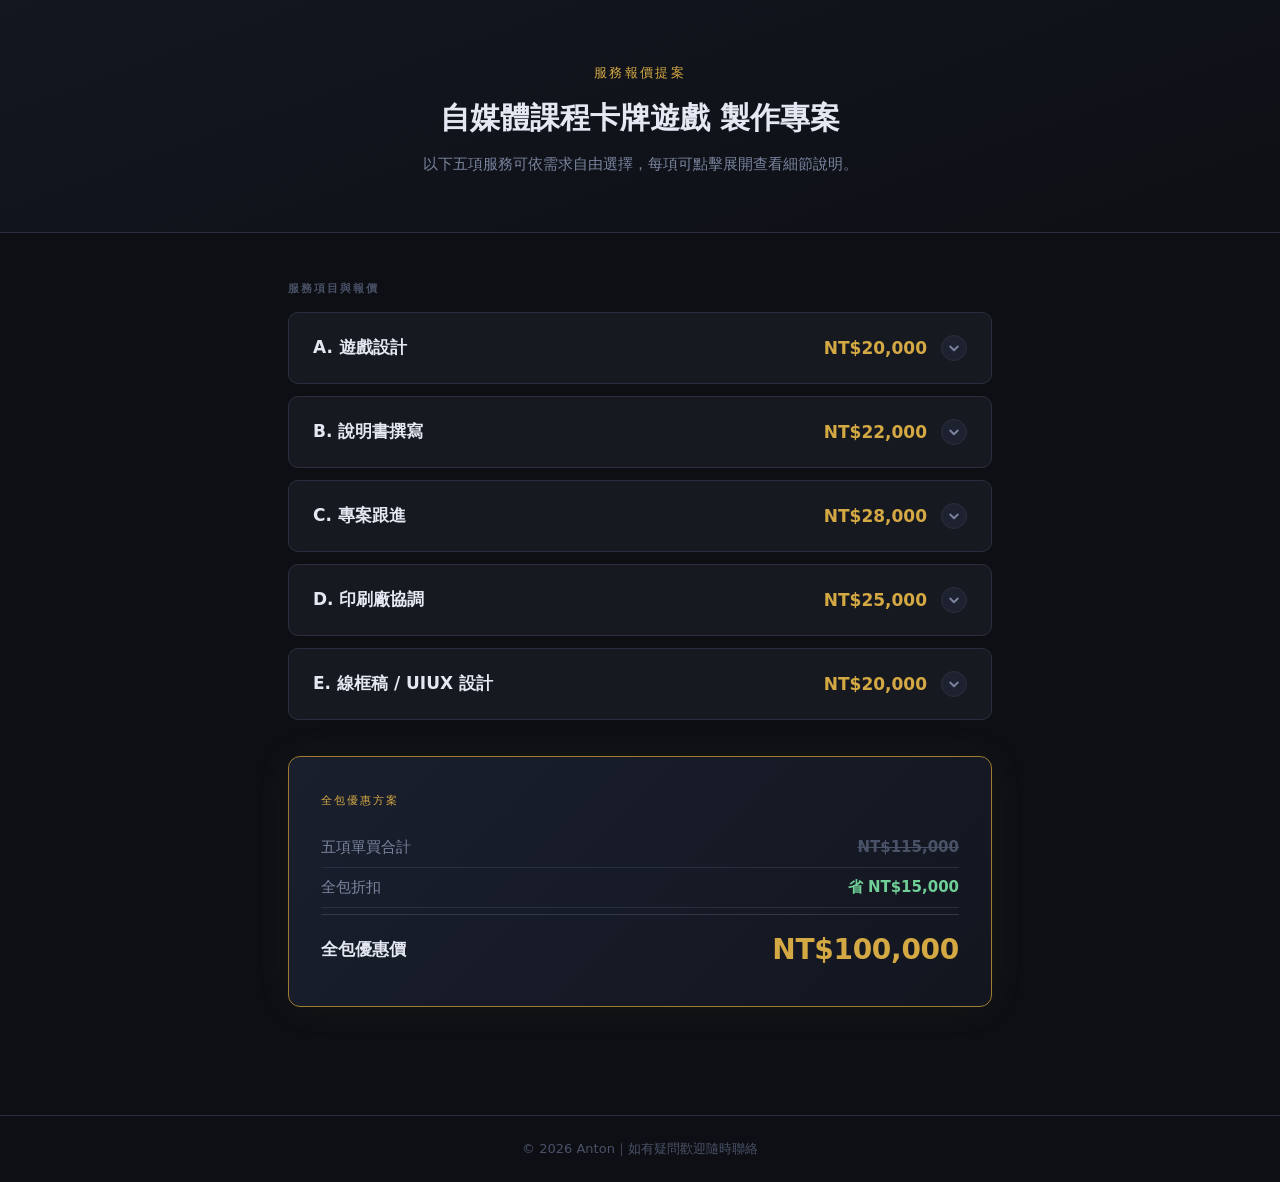
<file: briefings/Self-Media_Course_CardGame/index.html>
<!DOCTYPE html>
<html lang="zh-TW">
<head>
  <meta charset="UTF-8">
  <meta name="viewport" content="width=device-width, initial-scale=1.0">
  <title>自媒體課程卡牌遊戲 服務報價提案 — Anton</title>
  <style>
    /* ── CSS 變數（暗色系色票） ── */
    :root {
      --bg:           #0d0f14;
      --surface:      #161920;
      --surface-2:    #1e2230;
      --border:       #2a2f3f;
      --border-light: #323849;
      --text-primary: #e4e8f2;
      --text-secondary: #7a849e;
      --text-muted:   #4a5268;
      --accent:       #d4a843;
      --accent-dim:   #a07c2e;
      --accent-glow:  rgba(212, 168, 67, 0.15);
      --red-dim:      #5a3a3a;
    }

    *, *::before, *::after {
      box-sizing: border-box;
      margin: 0;
      padding: 0;
    }

    body {
      font-family: 'Microsoft JhengHei', '微軟正黑體', 'PingFang TC', system-ui, sans-serif;
      background: var(--bg);
      color: var(--text-primary);
      min-height: 100vh;
      -webkit-font-smoothing: antialiased;
    }

    /* ── 頁首 ── */
    .site-header {
      background: linear-gradient(160deg, #131720 0%, #0d0f14 100%);
      border-bottom: 1px solid var(--border);
      padding: clamp(36px, 6vw, 64px) 24px clamp(32px, 5vw, 56px);
      text-align: center;
    }

    .site-header .label {
      font-size: clamp(11px, 1.5vw, 13px);
      letter-spacing: 0.18em;
      text-transform: uppercase;
      color: var(--accent);
      margin-bottom: 14px;
    }

    .site-header h1 {
      font-size: clamp(20px, 4vw, 30px);
      font-weight: 700;
      line-height: 1.45;
      color: var(--text-primary);
      margin-bottom: 12px;
      max-width: 600px;
      margin-left: auto;
      margin-right: auto;
    }

    .site-header p {
      font-size: clamp(13px, 1.8vw, 15px);
      color: var(--text-secondary);
      max-width: 480px;
      margin: 0 auto;
      line-height: 1.6;
    }

    /* ── 主內容容器 ── */
    .container {
      max-width: 760px;
      margin: 0 auto;
      padding: clamp(28px, 5vw, 48px) clamp(16px, 5vw, 28px) clamp(48px, 8vw, 72px);
    }

    .section-title {
      font-size: 11px;
      font-weight: 700;
      letter-spacing: 0.18em;
      text-transform: uppercase;
      color: var(--text-muted);
      margin-bottom: 16px;
    }

    /* ── 服務卡片 ── */
    .services-list {
      display: flex;
      flex-direction: column;
      gap: 10px;
      margin-bottom: 36px;
    }

    .service-card {
      background: var(--surface);
      border: 1px solid var(--border);
      border-radius: 10px;
      overflow: hidden;
      transition: border-color 0.2s, box-shadow 0.2s;
    }

    .service-card:hover {
      border-color: var(--border-light);
      box-shadow: 0 4px 20px rgba(0, 0, 0, 0.35);
    }

    .service-card.open {
      border-color: var(--accent-dim);
      box-shadow: 0 0 0 1px var(--accent-dim), 0 4px 24px rgba(0,0,0,0.4);
    }

    .service-header {
      display: flex;
      align-items: center;
      padding: clamp(16px, 3vw, 22px) clamp(16px, 3.5vw, 24px);
      cursor: pointer;
      user-select: none;
      gap: 14px;
    }

    .service-header:focus-visible {
      outline: 2px solid var(--accent);
      outline-offset: -2px;
      border-radius: 10px;
    }

    .service-name {
      font-size: clamp(15px, 2.5vw, 17px);
      font-weight: 600;
      color: var(--text-primary);
      flex: 1;
    }

    .service-price {
      font-size: clamp(14px, 2.5vw, 17px);
      font-weight: 700;
      color: var(--accent);
      white-space: nowrap;
    }

    .toggle-icon {
      width: 26px;
      height: 26px;
      border-radius: 50%;
      background: var(--surface-2);
      border: 1px solid var(--border);
      display: flex;
      align-items: center;
      justify-content: center;
      flex-shrink: 0;
      transition: background 0.2s, border-color 0.2s;
    }

    .toggle-icon svg {
      width: 12px;
      height: 12px;
      fill: none;
      stroke: var(--text-secondary);
      stroke-width: 2.5;
      stroke-linecap: round;
      stroke-linejoin: round;
      transition: transform 0.28s ease, stroke 0.2s;
    }

    .service-card.open .toggle-icon {
      background: var(--accent);
      border-color: var(--accent);
    }

    .service-card.open .toggle-icon svg {
      stroke: #0d0f14;
      transform: rotate(180deg);
    }

    /* ── 展開細項 ── */
    .service-details {
      max-height: 0;
      overflow: hidden;
      transition: max-height 0.32s ease;
    }

    .service-details-inner {
      padding: 0 clamp(16px, 3.5vw, 24px) clamp(16px, 3vw, 22px);
      border-top: 1px solid var(--border);
    }

    .service-details-inner ul {
      list-style: none;
      padding: 14px 0 0;
    }

    .service-details-inner li {
      display: flex;
      gap: 12px;
      font-size: clamp(13px, 2vw, 14.5px);
      color: var(--text-secondary);
      line-height: 1.65;
      padding: 5px 0;
    }

    .service-details-inner li::before {
      content: '';
      width: 5px;
      height: 5px;
      border-radius: 50%;
      background: var(--accent);
      margin-top: 9px;
      flex-shrink: 0;
      opacity: 0.8;
    }

    /* ── 全包優惠 ── */
    .bundle-block {
      background: linear-gradient(135deg, #1a1f2e 0%, #13161f 100%);
      border: 1px solid var(--accent-dim);
      border-radius: 12px;
      padding: clamp(24px, 4vw, 36px) clamp(20px, 4vw, 32px) clamp(20px, 3.5vw, 30px);
      color: var(--text-primary);
      margin-bottom: 36px;
      box-shadow: 0 0 40px rgba(212, 168, 67, 0.06);
    }

    .bundle-block .bundle-title {
      font-size: 11px;
      letter-spacing: 0.18em;
      text-transform: uppercase;
      color: var(--accent);
      margin-bottom: 20px;
    }

    .bundle-row {
      display: flex;
      justify-content: space-between;
      align-items: center;
      gap: 12px;
      padding: 10px 0;
      border-bottom: 1px solid var(--border);
    }

    .bundle-row:last-child {
      border-bottom: none;
    }

    .bundle-row .label {
      font-size: clamp(13px, 2vw, 15px);
      color: var(--text-secondary);
    }

    .bundle-row .value {
      font-size: clamp(13px, 2vw, 15px);
      font-weight: 600;
      color: var(--text-primary);
    }

    .bundle-row.original .value {
      text-decoration: line-through;
      color: var(--text-muted);
    }

    .bundle-row.saving .value {
      color: #6fcf97;
    }

    .bundle-row.total {
      padding-top: 18px;
      margin-top: 6px;
      border-top: 1px solid var(--border-light);
    }

    .bundle-row.total .label {
      font-size: clamp(15px, 2.5vw, 17px);
      font-weight: 700;
      color: var(--text-primary);
    }

    .bundle-row.total .value {
      font-size: clamp(22px, 5vw, 28px);
      font-weight: 700;
      color: var(--accent);
      letter-spacing: -0.01em;
    }

    /* ── 協作提示 ── */
    .service-collab {
      margin-top: 14px;
      padding: 10px 14px;
      background: rgba(212, 168, 67, 0.07);
      border: 1px solid rgba(212, 168, 67, 0.2);
      border-radius: 6px;
      font-size: clamp(12px, 1.8vw, 13px);
      color: var(--accent);
      display: flex;
      align-items: flex-start;
      gap: 8px;
      line-height: 1.55;
    }

    .service-collab .collab-ico {
      flex-shrink: 0;
      margin-top: 2px;
      opacity: 0.85;
    }

    .service-collab strong {
      font-weight: 700;
      color: #e0c070;
    }

    /* ── 頁尾 ── */
    .site-footer {
      text-align: center;
      padding: 24px 16px;
      font-size: 13px;
      color: var(--text-muted);
      border-top: 1px solid var(--border);
    }

    /* ── RWD 中斷點 ── */
    @media (max-width: 480px) {
      .service-header {
        flex-wrap: wrap;
      }

      .service-name {
        flex-basis: calc(100% - 40px);
      }

      .service-price {
        flex-basis: calc(100% - 40px);
        font-size: 15px;
      }

      .toggle-icon {
        position: relative;
        margin-left: auto;
        order: -1;
        align-self: flex-start;
        margin-top: 2px;
      }

      .bundle-row.total .value {
        font-size: 22px;
      }
    }

    @media (min-width: 481px) and (max-width: 767px) {
      .service-header {
        padding: 18px 20px;
      }
    }

    @media (min-width: 768px) {
      .services-list {
        gap: 12px;
      }
    }
  </style>
</head>
<body>

  <header class="site-header">
    <div class="label">服務報價提案</div>
    <h1>自媒體課程卡牌遊戲 製作專案</h1>
    <p>以下五項服務可依需求自由選擇，每項可點擊展開查看細節說明。</p>
  </header>

  <main class="container">

    <p class="section-title">服務項目與報價</p>

    <div class="services-list">

      <!-- 1. 遊戲設計 -->
      <div class="service-card" id="card-1">
        <div class="service-header" role="button" tabindex="0" aria-expanded="false" aria-controls="details-1" onclick="toggleCard(this)" onkeydown="handleKey(event, this)">
          <span class="service-name">A. 遊戲設計</span>
          <span class="service-price">NT$20,000</span>
          <span class="toggle-icon" aria-hidden="true">
            <svg viewBox="0 0 16 16"><polyline points="3 6 8 11 13 6"/></svg>
          </span>
        </div>
        <div class="service-details" id="details-1">
          <div class="service-details-inner">
            <ul>
              <li>討論並確認卡牌工具的使用情境與目標</li>
              <li>設計玩家操作流程（如何抽牌、如何使用）</li>
              <li>規劃卡牌內容架構（分類方式、張數配比）</li>
            </ul>
            <div class="service-collab">
              <span class="collab-ico"><svg viewBox="0 0 16 16" width="14" height="14" fill="none" stroke="currentColor" stroke-width="1.8" stroke-linecap="round" stroke-linejoin="round"><circle cx="3.5" cy="8" r="2"/><circle cx="12.5" cy="4" r="2"/><circle cx="12.5" cy="12" r="2"/><line x1="5.5" y1="7.1" x2="10.5" y2="4.9"/><line x1="5.5" y1="8.9" x2="10.5" y2="11.1"/></svg></span>
              <span>本項需要由 <strong>雇主 莊先生</strong> 進行卡牌的內容撰寫。</span>
            </div>
          </div>
        </div>
      </div>

      <!-- 2. 說明書撰寫 -->
      <div class="service-card" id="card-2">
        <div class="service-header" role="button" tabindex="0" aria-expanded="false" aria-controls="details-2" onclick="toggleCard(this)" onkeydown="handleKey(event, this)">
          <span class="service-name">B. 說明書撰寫</span>
          <span class="service-price">NT$22,000</span>
          <span class="toggle-icon" aria-hidden="true">
            <svg viewBox="0 0 16 16"><polyline points="3 6 8 11 13 6"/></svg>
          </span>
        </div>
        <div class="service-details" id="details-2">
          <div class="service-details-inner">
            <ul>
              <li>撰寫玩家說明書全文</li>
              <li>與美術來回校稿（含 2 輪修改）</li>
              <li>確保文字與卡牌設計一致</li>
            </ul>
            <div class="service-collab">
              <span class="collab-ico"><svg viewBox="0 0 16 16" width="14" height="14" fill="none" stroke="currentColor" stroke-width="1.8" stroke-linecap="round" stroke-linejoin="round"><circle cx="3.5" cy="8" r="2"/><circle cx="12.5" cy="4" r="2"/><circle cx="12.5" cy="12" r="2"/><line x1="5.5" y1="7.1" x2="10.5" y2="4.9"/><line x1="5.5" y1="8.9" x2="10.5" y2="11.1"/></svg></span>
              <span>校稿流程需與 <strong>美術人員</strong> 配合提供排版稿件，為雙向協作項目。</span>
            </div>
          </div>
        </div>
      </div>

      <!-- 3. 專案跟進 -->
      <div class="service-card" id="card-3">
        <div class="service-header" role="button" tabindex="0" aria-expanded="false" aria-controls="details-3" onclick="toggleCard(this)" onkeydown="handleKey(event, this)">
          <span class="service-name">C. 專案跟進</span>
          <span class="service-price">NT$28,000</span>
          <span class="toggle-icon" aria-hidden="true">
            <svg viewBox="0 0 16 16"><polyline points="3 6 8 11 13 6"/></svg>
          </span>
        </div>
        <div class="service-details" id="details-3">
          <div class="service-details-inner">
            <ul>
              <li>擔任專案經理角色，統整各方進度</li>
              <li>定期確認時程、追蹤任務完成狀況</li>
              <li>對接雇主、美術、印刷廠等各方人員</li>
            </ul>
            <div class="service-collab">
              <span class="collab-ico"><svg viewBox="0 0 16 16" width="14" height="14" fill="none" stroke="currentColor" stroke-width="1.8" stroke-linecap="round" stroke-linejoin="round"><circle cx="3.5" cy="8" r="2"/><circle cx="12.5" cy="4" r="2"/><circle cx="12.5" cy="12" r="2"/><line x1="5.5" y1="7.1" x2="10.5" y2="4.9"/><line x1="5.5" y1="8.9" x2="10.5" y2="11.1"/></svg></span>
              <span>本項涉及多方協作，包含 <strong>雇主 莊先生、美術人員、印刷廠</strong> 等外部執行方，各方進度將由 Anton 統整協調。</span>
            </div>
          </div>
        </div>
      </div>

      <!-- 4. 印刷廠協調 -->
      <div class="service-card" id="card-4">
        <div class="service-header" role="button" tabindex="0" aria-expanded="false" aria-controls="details-4" onclick="toggleCard(this)" onkeydown="handleKey(event, this)">
          <span class="service-name">D. 印刷廠協調</span>
          <span class="service-price">NT$25,000</span>
          <span class="toggle-icon" aria-hidden="true">
            <svg viewBox="0 0 16 16"><polyline points="3 6 8 11 13 6"/></svg>
          </span>
        </div>
        <div class="service-details" id="details-4">
          <div class="service-details-inner">
            <ul>
              <li>詢價報價與印刷廠溝通</li>
              <li>確認印刷規格與交期</li>
              <li>追蹤生產進度至交貨</li>
            </ul>
            <div class="service-collab">
              <span class="collab-ico"><svg viewBox="0 0 16 16" width="14" height="14" fill="none" stroke="currentColor" stroke-width="1.8" stroke-linecap="round" stroke-linejoin="round"><circle cx="3.5" cy="8" r="2"/><circle cx="12.5" cy="4" r="2"/><circle cx="12.5" cy="12" r="2"/><line x1="5.5" y1="7.1" x2="10.5" y2="4.9"/><line x1="5.5" y1="8.9" x2="10.5" y2="11.1"/></svg></span>
              <span>需由 <strong>美術</strong> 提供完稿檔案以及進行看印看色，與 <strong>合作印刷廠</strong> 確認規格與時程。</span>
            </div>
          </div>
        </div>
      </div>

      <!-- 5. 線框稿 / UIUX 設計 -->
      <div class="service-card" id="card-5">
        <div class="service-header" role="button" tabindex="0" aria-expanded="false" aria-controls="details-5" onclick="toggleCard(this)" onkeydown="handleKey(event, this)">
          <span class="service-name">E. 線框稿 / UIUX 設計</span>
          <span class="service-price">NT$20,000</span>
          <span class="toggle-icon" aria-hidden="true">
            <svg viewBox="0 0 16 16"><polyline points="3 6 8 11 13 6"/></svg>
          </span>
        </div>
        <div class="service-details" id="details-5">
          <div class="service-details-inner">
            <ul>
              <li>提供卡牌版面與盒子的設計方向</li>
              <li>產出線框稿供美術執行參考</li>
              <li>與美術來回確認設計是否符合使用邏輯</li>
            </ul>
            <div class="service-collab">
              <span class="collab-ico"><svg viewBox="0 0 16 16" width="14" height="14" fill="none" stroke="currentColor" stroke-width="1.8" stroke-linecap="round" stroke-linejoin="round"><circle cx="3.5" cy="8" r="2"/><circle cx="12.5" cy="4" r="2"/><circle cx="12.5" cy="12" r="2"/><line x1="5.5" y1="7.1" x2="10.5" y2="4.9"/><line x1="5.5" y1="8.9" x2="10.5" y2="11.1"/></svg></span>
              <span>線框稿產出後，視覺完稿由 <strong>美術師</strong> 接手執行，Anton 負責來回確認設計邏輯是否符合需求。</span>
            </div>
          </div>
        </div>
      </div>

    </div>

    <!-- 全包優惠 -->
    <div class="bundle-block">
      <p class="bundle-title">全包優惠方案</p>
      <div class="bundle-row original">
        <span class="label">五項單買合計</span>
        <span class="value">NT$115,000</span>
      </div>
      <div class="bundle-row saving">
        <span class="label">全包折扣</span>
        <span class="value">省 NT$15,000</span>
      </div>
      <div class="bundle-row total">
        <span class="label">全包優惠價</span>
        <span class="value">NT$100,000</span>
      </div>
    </div>

  </main>

  <footer class="site-footer">
    &copy; 2026 Anton｜如有疑問歡迎隨時聯絡
  </footer>

  <script>
    function toggleCard(headerEl) {
      var card = headerEl.closest('.service-card');
      var detailsEl = card.querySelector('.service-details');
      var isOpen = card.classList.contains('open');

      if (isOpen) {
        detailsEl.style.maxHeight = detailsEl.scrollHeight + 'px';
        requestAnimationFrame(function() {
          requestAnimationFrame(function() {
            detailsEl.style.maxHeight = '0';
          });
        });
        card.classList.remove('open');
        headerEl.setAttribute('aria-expanded', 'false');
      } else {
        card.classList.add('open');
        detailsEl.style.maxHeight = detailsEl.scrollHeight + 'px';
        headerEl.setAttribute('aria-expanded', 'true');
      }
    }

    function handleKey(event, headerEl) {
      if (event.key === 'Enter' || event.key === ' ') {
        event.preventDefault();
        toggleCard(headerEl);
      }
    }
  </script>

</body>
</html>
</file>
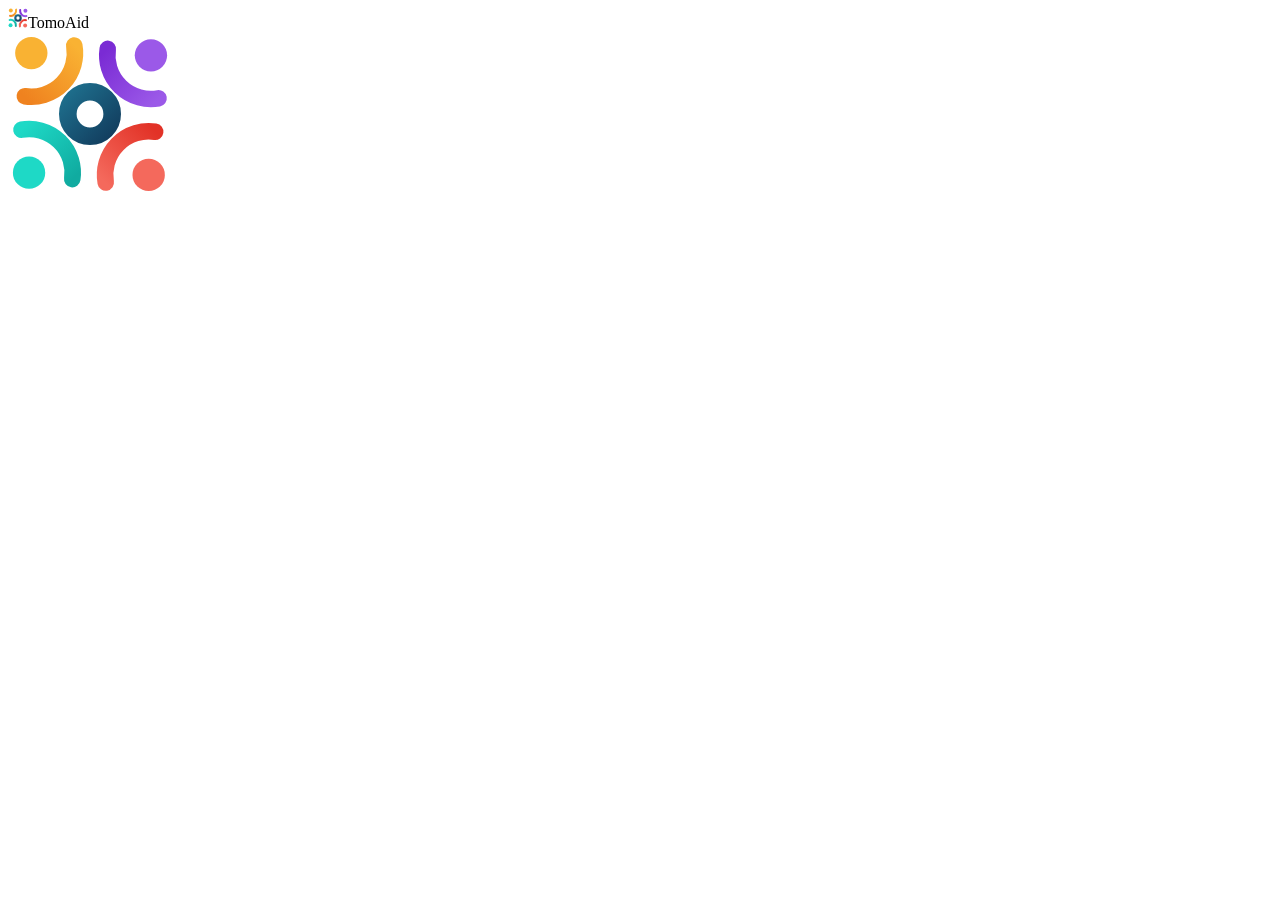
<file: assets/logos/tomoaid.html>
<!-- ============================================================
     MDbriefing 標誌包 — TomoAid
     用法：.md frontmatter 寫 `logo: tomoaid`（可搭配 theme: dark 或 light）
     規格：docs/briefing-spec.md §五「主題槽與標誌槽」

     ⚠️ 標誌顏色一律為官方原色，**不得為了配合背景而修改任何一個顏色**。
        深色底的可見度問題由「淺色底片」解決（`.logo-plate`，定義在 deck.css，
        底片的底色與圓角由當前配色主題的 --logo-plate-* 決定）：
          theme: dark  → 自動加淺色底片，標誌回到它被設計的底色上
          theme: light → 底片自動歸零，原色直接使用、零加工

     為什麼深底需要底片（實測 #0d0f14 上的對比）：
       四個小人 — 黃 10.5:1、青 10.8:1、珊瑚 6.4:1、紫 4.6:1 → 都夠
       中央甜甜圈 — 亮端 #1E6E8C 3.34:1、暗端 #123E5F **1.72:1** → 暗端等於看不見
     不加底片直接放深底，會變成「四個小人漂在空中、中間破一個洞」。

     👉 若 TomoAid 有官方的反白／單色版標誌，把該版本的 defs 換進【B】段，
        並在 frontmatter 加 `底片：無`（見規格書 §五），那才是最佳解——
        底片只是沒有官方反白版時的替代方案。

     一份標誌包固定兩段：
       【B】標誌 defs → 貼在 <body> 開頭一次（隱藏的 svg defs，含 id="brand-mark"）
       【C】標誌用法 → C-1 每頁左上／C-2 封面大標誌
     （原本還有 C-3 結尾小標誌，Anton 決定結尾頁不掛標誌，已移除；
       .logo-plate.sm 這個尺寸的 CSS 規則留著沒拿掉，之後若要用還在。）
     （【A】那一段屬於配色主題，標誌包不碰配色，只提供 --brand-name）
     ============================================================ -->

<style>
  :root{ --brand-name:"TomoAid"; }
</style>

<!-- ───────── 【B】標誌 defs（每份簡報貼一次，放 <body> 開頭） ─────────
     TomoAid 母題（依官方 logo-stack.png 量測重繪）：四個小人分佈四角，
     弧線身體以各自的頭為圓心、朝中心拱出（頭在弧的凹側），環繞中央甜甜圈。
     顏色為官方原色，勿修改。 -->
<svg width="0" height="0" style="position:absolute" aria-hidden="true">
  <defs>
    <linearGradient id="tomo-ctr" x1="0" y1="0" x2="1" y2="1">
      <stop offset="0" stop-color="#1E6E8C"/><stop offset="1" stop-color="#123E5F"/>
    </linearGradient>
    <linearGradient id="tomo-g-y" x1="1" y1="0" x2="0" y2="1">
      <stop offset="0" stop-color="#F9B233"/><stop offset="1" stop-color="#EF821F"/>
    </linearGradient>
    <linearGradient id="tomo-g-p" x1="1" y1="0" x2="0" y2="1">
      <stop offset="0" stop-color="#9B59E8"/><stop offset="1" stop-color="#7A2BD4"/>
    </linearGradient>
    <linearGradient id="tomo-g-c" x1="1" y1="0" x2="0" y2="1">
      <stop offset="0" stop-color="#F4695C"/><stop offset="1" stop-color="#E23227"/>
    </linearGradient>
    <linearGradient id="tomo-g-t" x1="1" y1="0" x2="0" y2="1">
      <stop offset="0" stop-color="#1ED9C6"/><stop offset="1" stop-color="#10ABA0"/>
    </linearGradient>
    <path id="tomo-arc" d="M79.1 8.9 A58 58 0 0 1 13.4 76.4" fill="none" stroke-width="22" stroke-linecap="round"/>
    <g id="brand-mark">
      <g><use href="#tomo-arc" stroke="url(#tomo-g-y)"/><circle cx="22" cy="19" r="21.5" fill="#F9B233"/></g>
      <g transform="rotate(90 100 100)"><use href="#tomo-arc" stroke="url(#tomo-g-p)"/><circle cx="22" cy="19" r="21.5" fill="#9B59E8"/></g>
      <g transform="rotate(180 100 100)"><use href="#tomo-arc" stroke="url(#tomo-g-c)"/><circle cx="22" cy="19" r="21.5" fill="#F4695C"/></g>
      <g transform="rotate(270 100 100)"><use href="#tomo-arc" stroke="url(#tomo-g-t)"/><circle cx="22" cy="19" r="21.5" fill="#1ED9C6"/></g>
      <circle cx="100" cy="100" r="29.5" fill="none" stroke="url(#tomo-ctr)" stroke-width="23.4"/>
    </g>
  </defs>
</svg>

<!-- ───────── 【C】標誌用法（底片會依主題自動出現或消失） ───────── -->

<!-- C-1 每頁左上角（複製到每個 section.slide 內第一行） -->
<div class="logo"><span class="logo-plate"><svg width="20" height="20" viewBox="-9 -9 218 218"><use href="#brand-mark"/></svg></span>TomoAid</div>

<!-- C-2 封面大標誌（只在 cover 用，h1 之前） -->
<span class="logo-plate lg" style="margin-bottom:30px"><svg width="164" height="164" viewBox="-9 -9 218 218" aria-hidden="true"><use href="#brand-mark"/></svg></span>
</file>
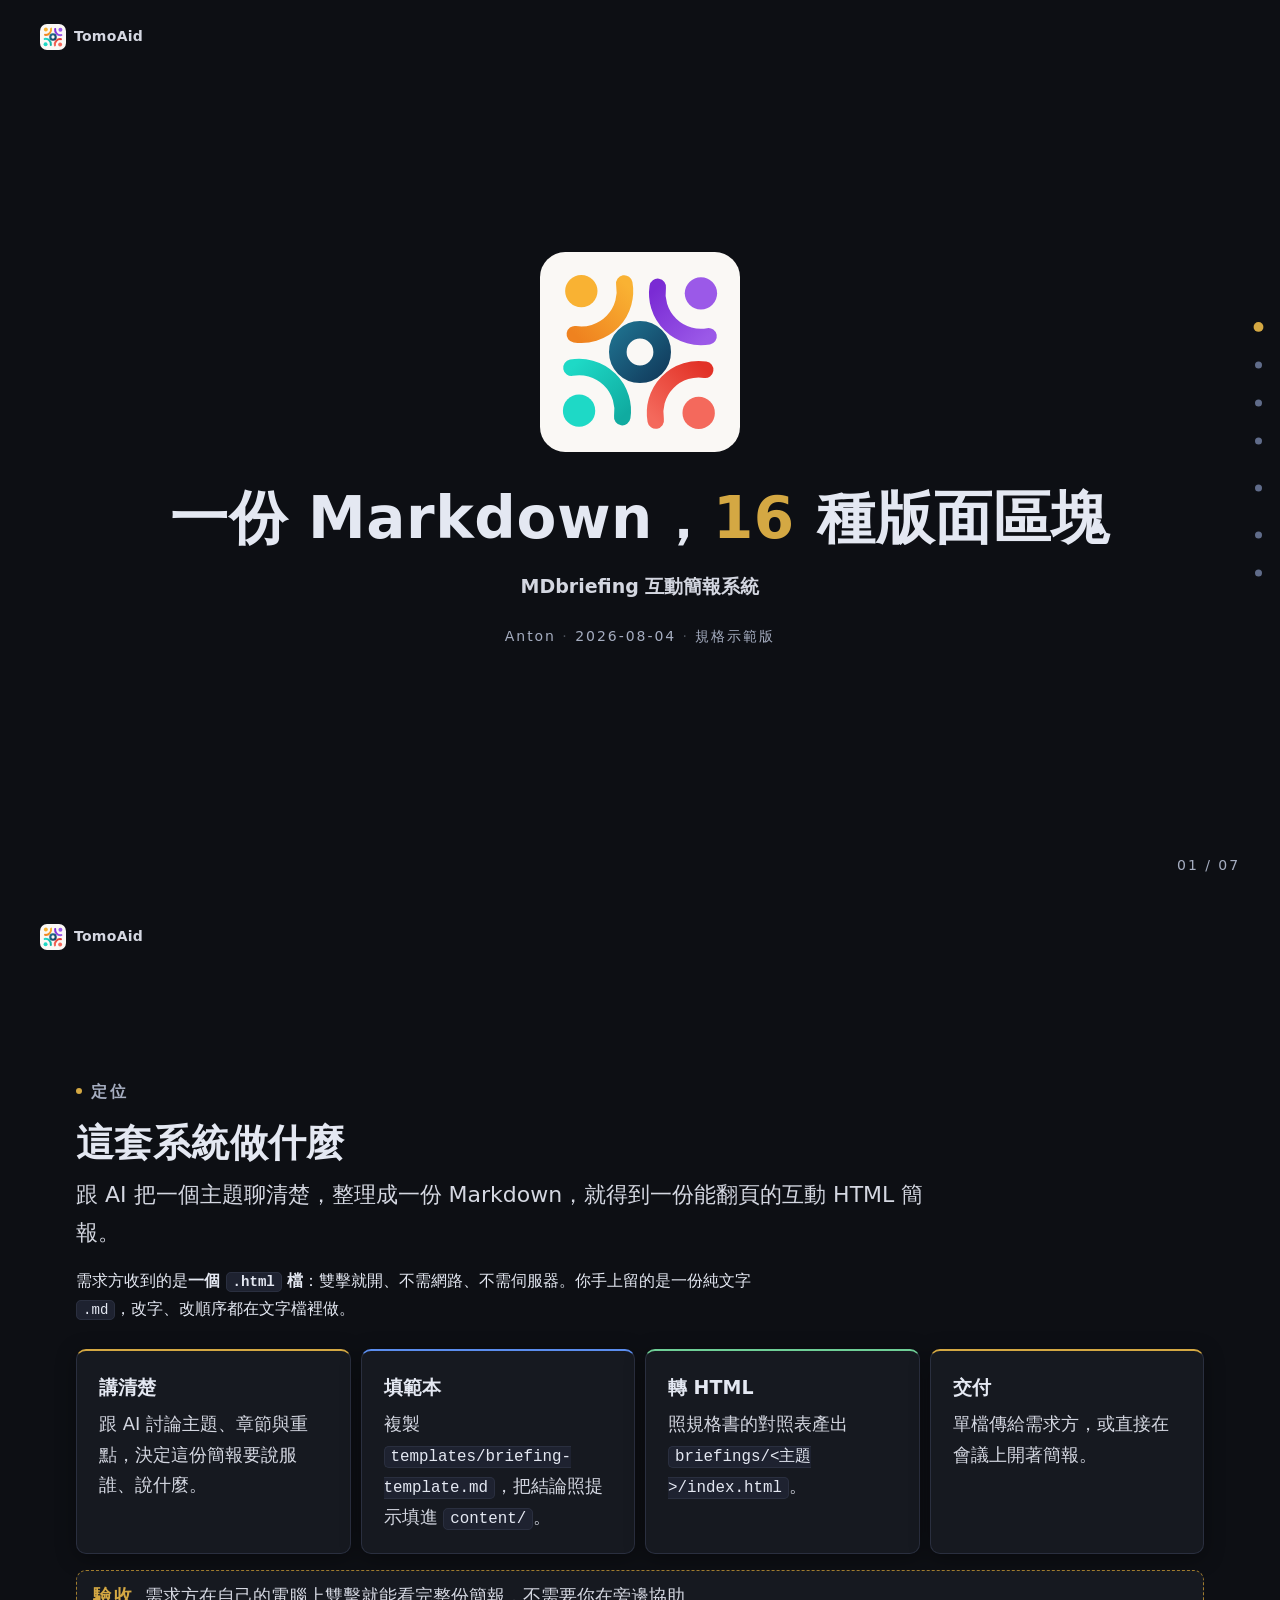
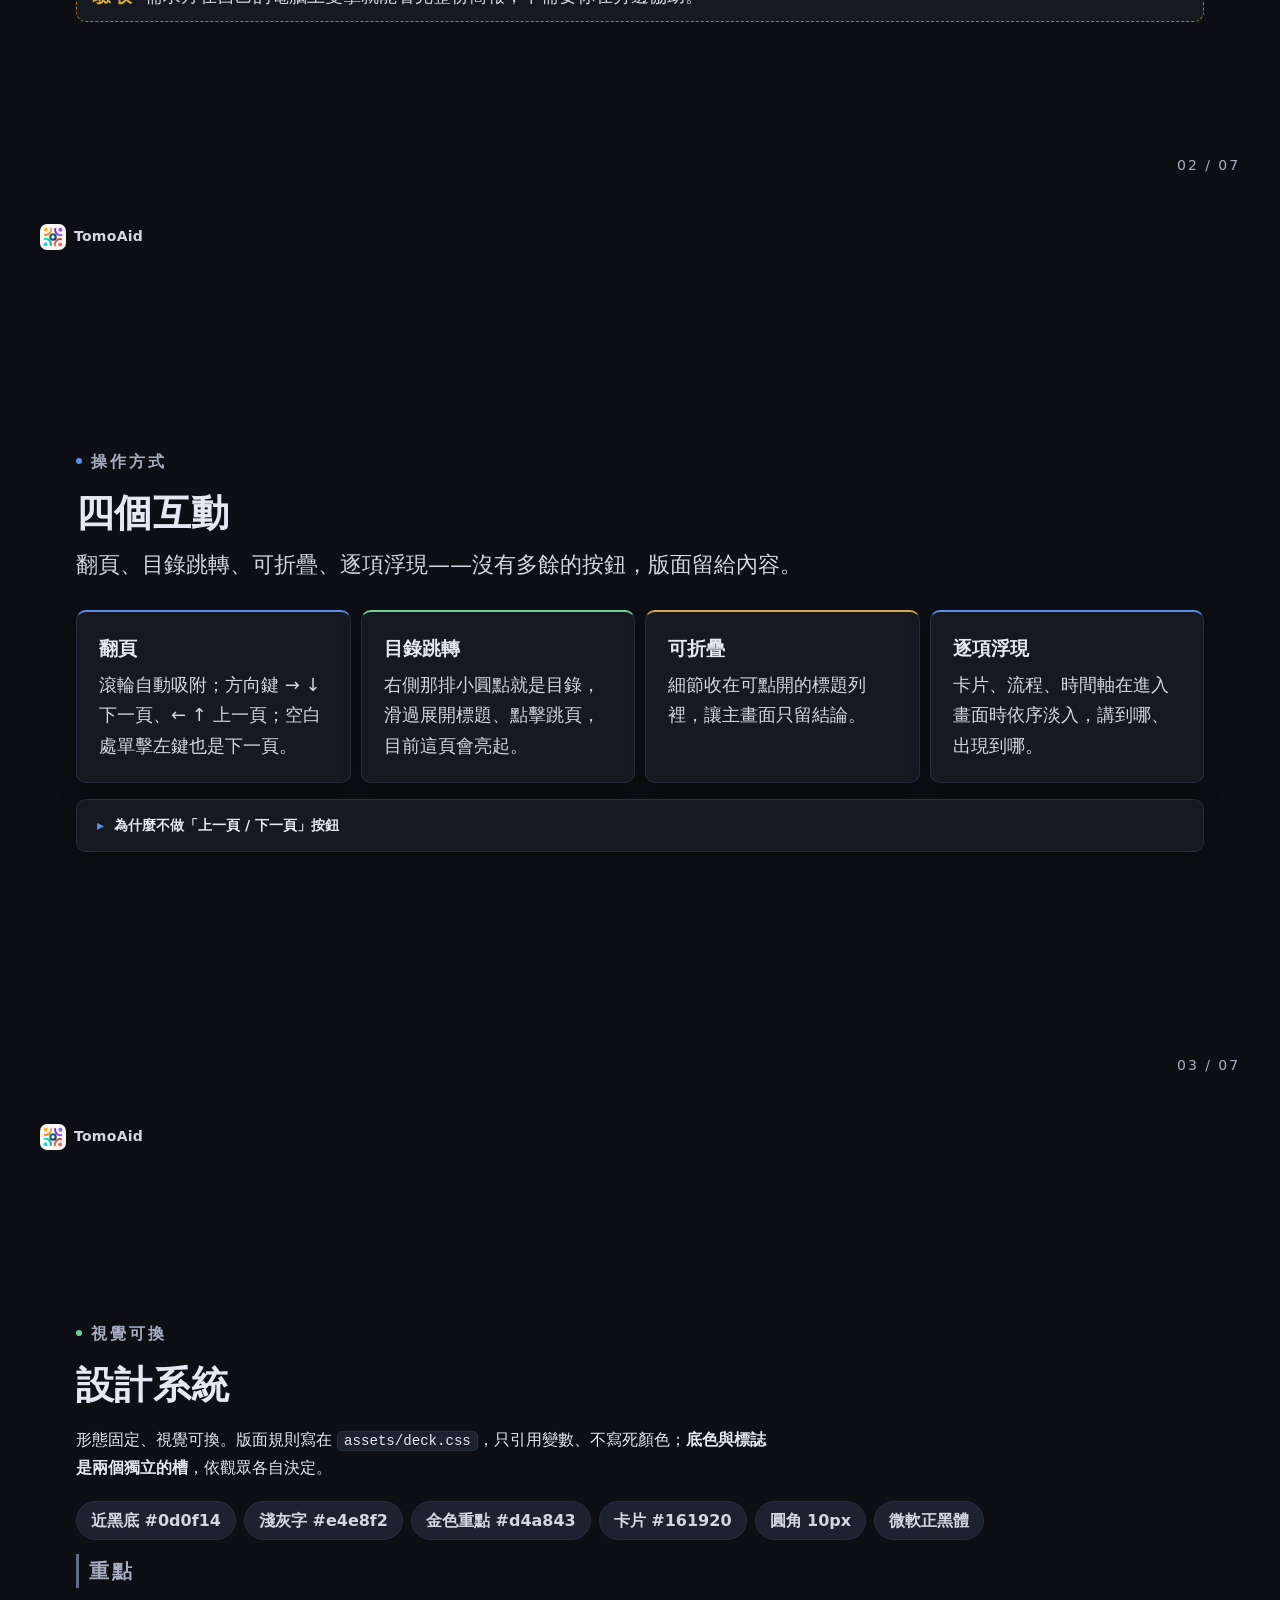
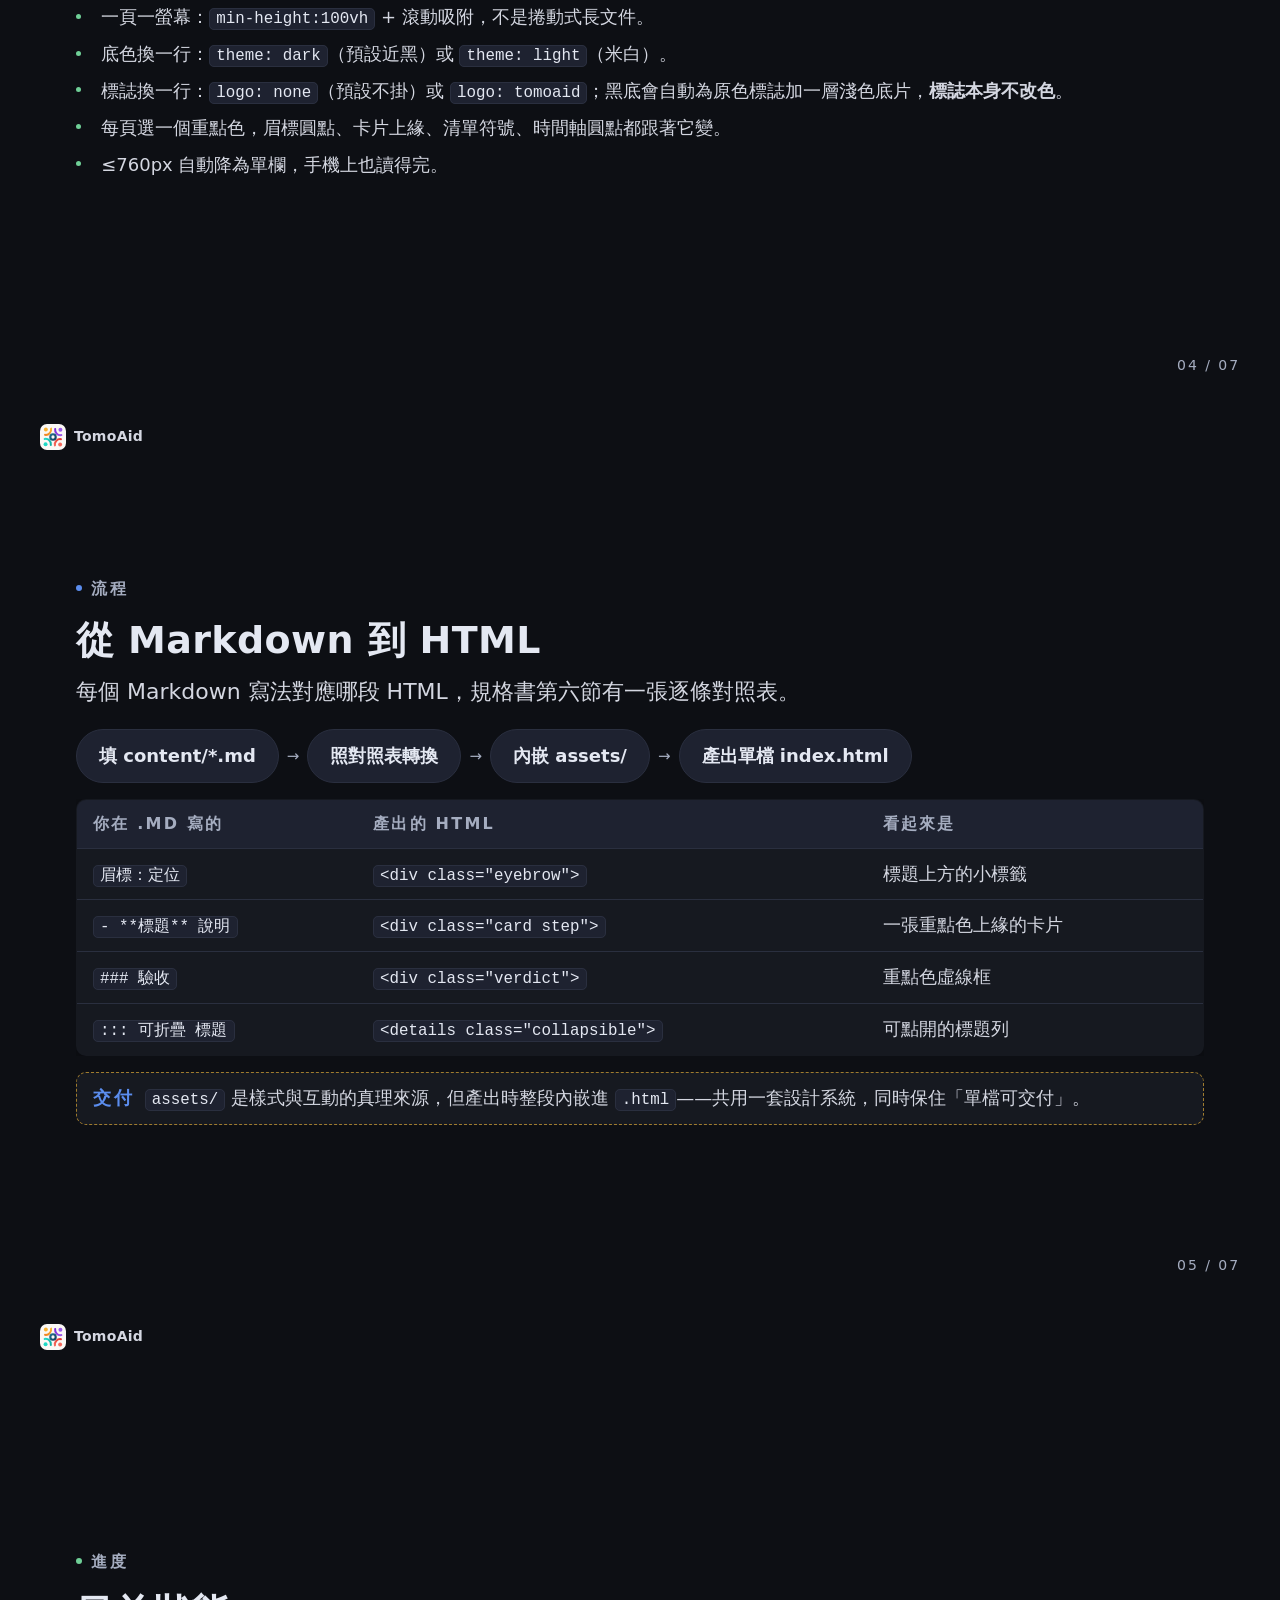
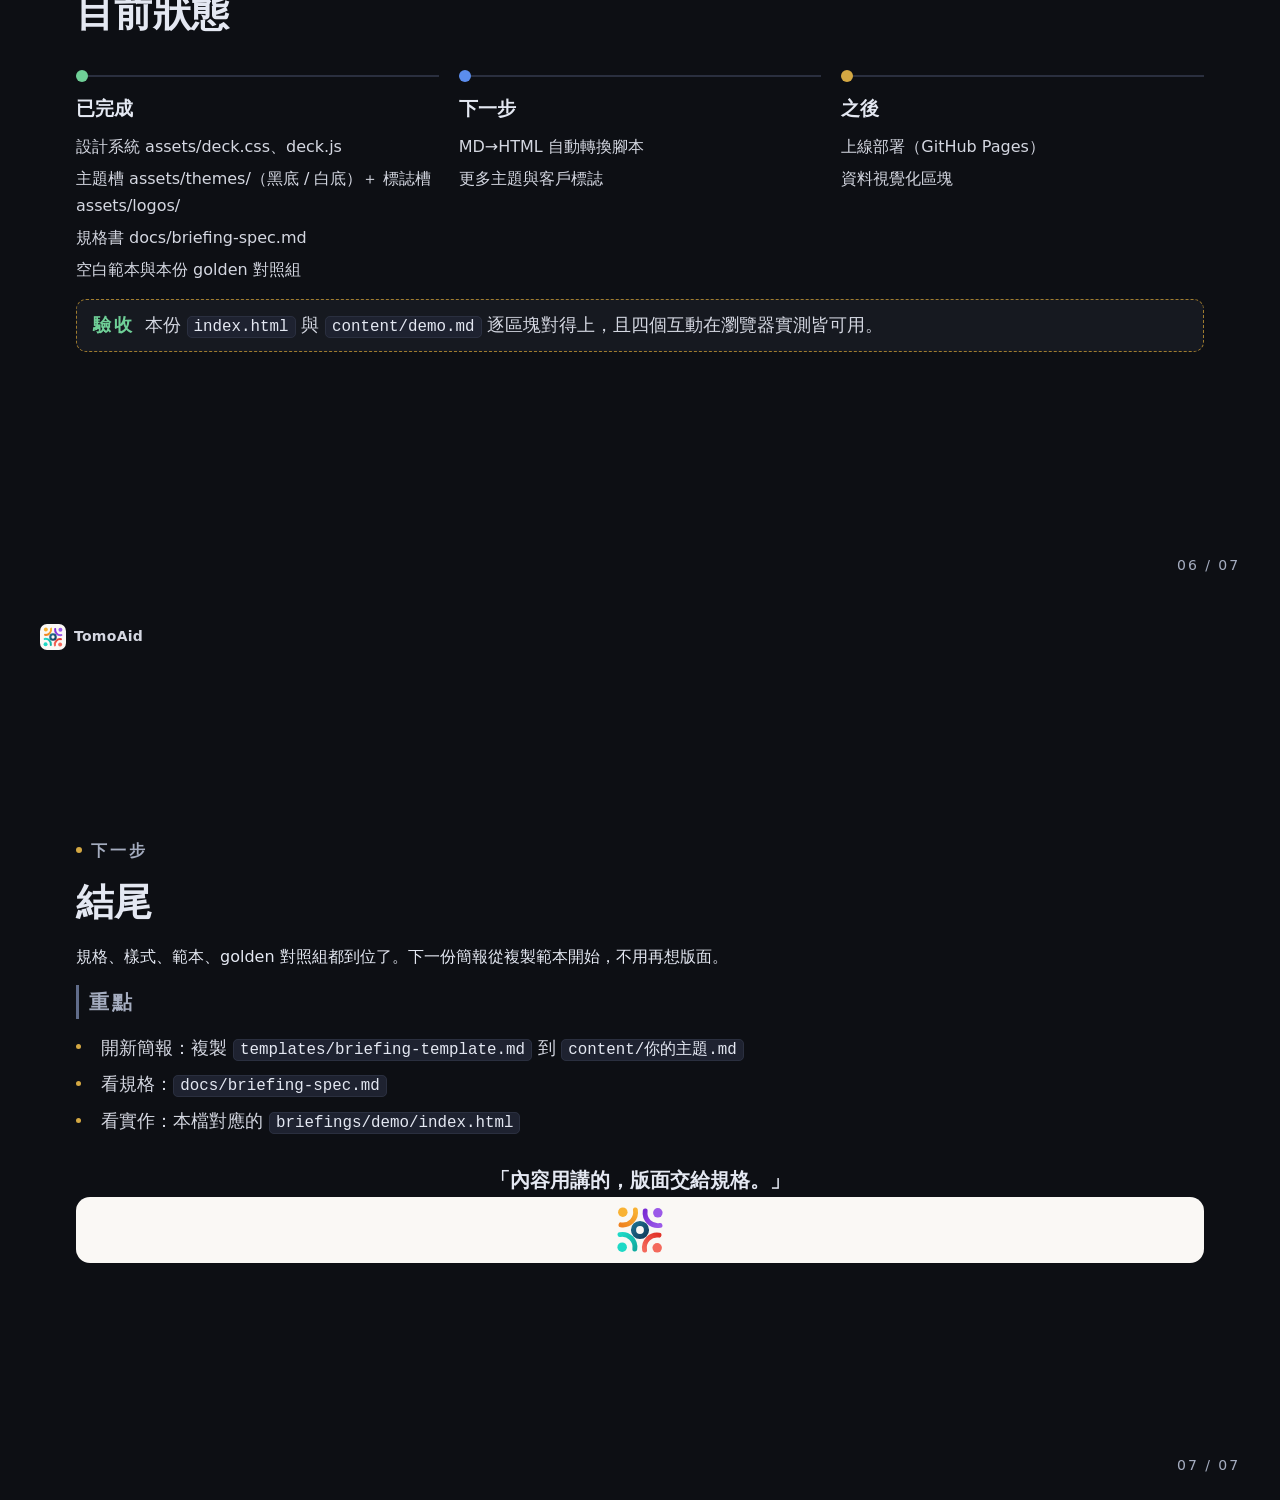
<file: briefings/_previews/dark-tomoaid.html>
<!DOCTYPE html>
<html lang="zh-TW">
<head>
<meta charset="UTF-8">
<meta name="viewport" content="width=device-width, initial-scale=1.0">
<title>一份 Markdown，16 種版面區塊 — MDbriefing</title>
<!--
  MDbriefing golden 對照組
  原稿：content/demo.md（theme: dark / logo: tomoaid）
  規格：docs/briefing-spec.md
  來源：assets/deck.css、assets/deck.js、assets/logos/tomoaid.html
  ↑ 全部於此整段內嵌，維持單檔自包含、file:// 可直接開、零外部資源。
  改動樣式或互動請先改 assets/ 再重新內嵌，勿只改本檔。
-->
<style>
/* ══════════════ 內嵌：assets/deck.css ══════════════ */
/* ============================================================
   MDbriefing — deck.css
   簡報共用樣式（設計系統真理來源）

   ⚠️ 對焦範圍只有「形態」：一頁一螢幕、滾動吸附、翻頁、目錄、可折疊、
      逐項浮現。視覺**不跟任何外部簡報對焦**——本檔的預設值是本專案原有的
      深色系（來源：briefings/AD_data_transfer_bot/ 與
      briefings/Self-Media_Course_CardGame/ 兩份既有檔案的色票與造型）。

   🎨 底色與標誌是兩個獨立的槽，依觀眾各自決定：
        theme: dark(預設) | light        → assets/themes/ ，管配色與造型
        logo : none(預設) | tomoaid | …  → assets/logos/  ，管標誌（官方原色，不改色）
      本檔 §① 的每一個 token 都可被主題整組覆寫；以下所有規則只引用 token、
      不寫死顏色，所以換主題不需要改這裡任何一行。

   用法：產出 briefings/主題/index.html 時，把本檔內容整段內嵌進 HTML 的
        style 區塊（保持單檔自包含、file:// 可直接開、零外部資源）。
   注意：本檔的註解與內容都不可出現字面上的「結束 style 標籤」字串，
        否則內嵌後會提前關閉樣式區塊，後半段樣式會被當文字印在頁面上。
   規格：docs/briefing-spec.md
   ============================================================ */

/* ── ① 設計 token｜預設主題：專案深色系 ─────────────────────
   主題包（assets/themes/*.html）就是重新宣告這一區的值。
   換主題**必須**至少覆寫：三個表面色、三階文字色、--accent-default、
   --accent-dim；其餘（造型、字族、重點色別名）可選擇性覆寫。 */
:root{
  /* 底色與表面 */
  --bg:#0d0f14;
  --surface:#161920;
  --surface-2:#1e2230;
  --border:#2a2f3f;
  --border-light:#606c8a; /* ≥3:1 on --surface-2（目錄未選中圓點，非文字，WCAG 非文字對比門檻） */

  /* 文字三階
     ⚠️ 這三階是給**投影**用的，不是給近距離閱讀用的。觀眾隔著會議室看投影機
     或電視，對比要遠高於桌面文件；本專案兩份既有報價文件的淡色次要文字
     （--text-muted 曾是 #4a5268，僅 2.46:1）在投影下讀不出來。
     現值（第二輪再提亮，因為第一輪的 muted ≥4.5:1／secondary ≥7:1 在投影機
     上仍被形容為「灰」）：muted ≥7:1、secondary ≥11:1，且對 --bg／--surface／
     --surface-2 三個底色皆達標（--surface-2 是 th／.pill／.flow .node 的底，
     三者中最深，最吃虧，故以它為準）。
     ⚠️ 提亮後 primary／secondary 兩階的 CIE L* 間距被壓縮到 Δ5.94（低於原本
     Δ8 的分層基準），因為 secondary 已經逼近 primary 才能達到 11:1；細節與
     取捨見 docs/briefing-spec.md §一。 */
  --text-primary:#e4e8f2;
  --text-secondary:#d4d7e1;
  --text-muted:#a5adc0;

  /* 重點色
     --accent-default：這個主題的預設重點色（每頁沒指定「色」時用它）
     --accent-dim    ：重點色的暗一階，用於虛線框、展開後的邊框
     其餘是本主題提供的可選色名，作者在 .md 寫「色：blue」就是選這裡的名字。
     可用色名由主題決定；寫了主題沒有的色名會自動退回 --accent-default。 */
  --gold:#d4a843;
  --blue:#5b8dee;
  --green:#6fcf97;
  /* 以下五個色名讓「為淺色主題寫的簡報」切到黑底時也不脫色。
     同一個色名在不同主題有各自的值（深色主題一律提亮），這是雙主題
     設計系統的常規做法；此處全部 ≥4.5:1 on 卡片底 #161920。 */
  --yellow:#F9B233;
  --purple:#A062E9;
  --teal:#1ED9C6;
  --coral:#F4695C;
  --navy:#4EA6C7;
  --accent-default:var(--gold);
  --accent-ink-default:var(--accent-default);
  --accent-dim:#a07c2e;
  --accent:var(--accent-default);
  /* --accent-ink：重點色「當文字用」的版本。深色主題上亮色字對比本來就夠，
     所以預設等於 --accent；淺色主題必須覆寫成深一階，否則小字會看不清。 */
  --accent-ink:var(--accent);

  /* 優先級徽章（.prio）底色疊色比例。深色主題疊色明顯（膠囊感），淺色主題
     疊色歸零——因為淺色的 -ink 系列色只保證「on #FFFFFF」達到 4.5:1，沒有
     再疊色的餘裕（疊色會讓底色偏暗、對比往下掉），所以淺色改以「純白底＋
     同色邊框＋同色文字」分辨三級，深色則用疊色膠囊。實測見
     docs/briefing-spec.md §三。 */
  --prio-tint:16%;

  /* 造型 */
  --radius:10px;
  --radius-lg:14px;
  --shadow:0 4px 20px rgba(0,0,0,.35);
  --card-accent-width:2px;      /* 卡片上緣的重點色粗細 */
  --font-stack:'Microsoft JhengHei','微軟正黑體','PingFang TC',system-ui,sans-serif;
  --root-size:16px;

  /* 標誌槽（由標誌包提供；預設不掛任何標誌） */
  --brand-name:"";

  /* 標誌底片（keyline plate）：深色底放彩色標誌時，用一層淺色底片讓標誌
     回到它被設計的底色上——**標誌本身一個像素都不改**。
     淺色主題把這三個值設為 transparent / 0 / 0，底片就自動消失。
     單份簡報要強制關掉底片：在產出的 style 末尾覆寫這三個值即可。 */
  --logo-plate-bg:#FAF8F5;
  --logo-plate-pad:3px;
  --logo-plate-radius:7px;
}

*{margin:0;padding:0;box-sizing:border-box}

html{
  font-size:var(--root-size);
  scroll-snap-type:y proximity;   /* 互動 1：滾動吸附翻頁 */
  scroll-behavior:smooth;         /* 互動 2：目錄跳轉時平滑捲動 */
}

body{
  font-family:var(--font-stack);
  background:var(--bg);
  color:var(--text-primary);
  line-height:1.7;
  -webkit-font-smoothing:antialiased;
}

img{max-width:100%}

/* ── ② 頁（slide）骨架 ──────────────────────────────────── */
section.slide{
  min-height:100vh;
  scroll-snap-align:start;
  position:relative;
  display:flex; flex-direction:column; justify-content:center;
  padding:clamp(32px,5vh,56px) clamp(20px,6vw,76px);
  overflow:hidden;
}
section.slide.cover{align-items:center; text-align:center}

/* 標誌底片：三個尺寸共用同一組 token，淺色主題下自動歸零 */
.logo-plate{
  display:inline-flex; align-items:center; justify-content:center;
  background:var(--logo-plate-bg);
  padding:var(--logo-plate-pad);
  border-radius:var(--logo-plate-radius);
}
.logo-plate.lg{padding:calc(var(--logo-plate-pad)*6); border-radius:calc(var(--logo-plate-radius)*3.6)}
.logo-plate.sm{padding:calc(var(--logo-plate-pad)*3); border-radius:calc(var(--logo-plate-radius)*2)}

/* 品牌標（每頁左上；logo: none 時不輸出） */
.logo{
  position:absolute; top:24px; left:clamp(20px,6vw,40px);
  display:flex; align-items:center; gap:8px;
  font-weight:700; letter-spacing:.02em; font-size:14px; color:var(--text-secondary);
}
.logo svg{display:block}

/* 頁碼（每頁右下，格式 04 / 08） */
.pageno{
  position:absolute; bottom:22px; right:clamp(20px,6vw,40px);
  font-size:14px; color:var(--text-muted);
  font-variant-numeric:tabular-nums; letter-spacing:.14em;
}

/* ── ③ 標題與文字階層 ──────────────────────────────────── */
.eyebrow{
  display:inline-flex; align-items:center; gap:9px;
  font-size:16px; font-weight:700; letter-spacing:.18em;
  color:var(--text-muted); text-transform:uppercase; margin-bottom:14px;
}
.eyebrow .dot{width:6px; height:6px; border-radius:50%; background:var(--accent)}

h1{
  font-size:clamp(30px,5vw,58px); font-weight:700; line-height:1.25;
  letter-spacing:.01em; text-wrap:balance;
}
h2{
  font-size:clamp(22px,3.4vw,38px); font-weight:700; line-height:1.3;
  letter-spacing:.01em; margin-bottom:8px; text-wrap:balance;
}

.subtitle{font-size:clamp(14px,2vw,19px); font-weight:600; color:var(--text-secondary); margin-top:16px}
.meta{
  color:var(--text-muted); margin-top:22px;
  font-size:14px; letter-spacing:.14em;
}
.meta .sep{opacity:.4}

.lede{color:var(--text-secondary); font-size:clamp(19px,2.2vw,22px); max-width:40em}
.quote{font-size:clamp(15px,1.9vw,20px); font-weight:600; max-width:34em}
.muted{color:var(--text-secondary)}
.kicker{
  font-size:16px; font-weight:700; letter-spacing:.14em; text-transform:uppercase;
  color:var(--accent-ink); margin-bottom:8px;
}

/* 備註（唯一允許 <14px 的地方）：`.md` 寫 `* 文字` 或 `ps. 文字`。
   左側色條＋「※」前綴＋更小更淡的字級，讓它一眼就是附註而非內文，
   兩個主題都靠既有 token（--text-muted／--border-light）分層，不新增顏色。 */
.note{
  margin-top:14px; padding-left:14px;
  border-left:2px solid var(--border-light);
  font-size:12px; line-height:1.6; color:var(--text-muted);
}
.note::before{content:"※ "}

/* 數字 count-up（見 deck.js 的 data-countup） */
[data-countup]{
  display:inline-block; min-width:2.1ch; text-align:center;
  font-variant-numeric:tabular-nums; color:var(--accent-ink);
}

/* 行內程式碼／檔名。用 max() 保底：字級隨父層等比縮放，但絕不掉到 14px 以下。 */
code{
  font-family:ui-monospace,SFMono-Regular,Menlo,Consolas,monospace;
  font-size:max(14px,.88em); background:var(--surface-2); color:var(--text-primary);
  border:1px solid var(--border); padding:1px 6px; border-radius:5px;
}

/* ── ④ 版面語彙：卡片 / 網格 / 標籤 / 驗收框 ─────────────── */
.grid{display:grid; gap:10px}
.grid.cols-2{grid-template-columns:repeat(2,1fr)}
.grid.cols-3{grid-template-columns:repeat(3,1fr)}
.grid.cols-4{grid-template-columns:repeat(4,1fr)}

.card{
  background:var(--surface);
  border:1px solid var(--border);
  border-top:var(--card-accent-width) solid var(--accent);
  border-radius:var(--radius);
  box-shadow:var(--shadow);
  padding:20px 22px;
}
.card.tight{padding:14px 18px}
.card b{font-size:19px; font-weight:600; color:var(--text-primary)}
.card .muted{font-size:18px}
/* 3～4 欄的窄卡：標題獨立成行 */
.grid.cols-3 .card b,
.grid.cols-4 .card b{display:block; margin-bottom:6px; font-size:19px; font-weight:700}
.grid.cols-3 .card .muted,
.grid.cols-4 .card .muted{font-size:18px}
/* 卡片內的子清單（例：團隊卡片列出成員、產品/專案面卡片列出議題名稱）。
   之前每份簡報各自寫 inline style，現在收成正式規則，往後自動一致。 */
.card ul{list-style:disc; margin:10px 0 0; padding-left:1.25em; font-size:18px; color:var(--text-secondary)}

.pill{
  display:inline-block; padding:5px 14px; border-radius:999px;
  font-size:16px; font-weight:600; white-space:nowrap;
  background:var(--surface-2); border:1px solid var(--border); color:var(--text-secondary);
}
.pills{display:flex; gap:8px; flex-wrap:wrap; margin-top:20px}

/* 優先級徽章（P0／P1／P2）：三色沿用色票既有 token（coral／yellow／green），
   不新增顏色。深色主題用 --prio-tint 疊出膠囊底；淺色主題 --prio-tint 為
   0%，底色等於純白 --surface，改以「同色邊框＋同色文字」分辨三級——因為
   淺色的 -ink 系列只保證「on #FFFFFF」達 4.5:1，疊色只會把底色往下拉，讓
   對比不夠（實測數字見 docs/briefing-spec.md §三）。
   用法：
     頁層級 —— <h2>標題<span class="prio p0">P0</span></h2>（標題文字與徽章
       之間用 &nbsp; 相連，避免標題換行時把徽章單獨留在下一行）
     行層級 —— <li><span class="prio p0">P0</span>項目文字</li> */
.prio{
  display:inline-flex; align-items:center; vertical-align:middle;
  margin:0 .5em .2em .45em; padding:2px 10px; border-radius:999px;
  font-size:16px; font-weight:700; letter-spacing:.02em; line-height:1.5;
  white-space:nowrap; border:1px solid currentColor;
}
.prio:first-child{margin-left:0}
.prio.p0{ color:var(--coral-ink,var(--coral)); background:color-mix(in srgb, var(--coral) var(--prio-tint,16%), var(--surface)); }
.prio.p1{ color:var(--yellow-ink,var(--yellow)); background:color-mix(in srgb, var(--yellow) var(--prio-tint,16%), var(--surface)); }
.prio.p2{ color:var(--green-ink,var(--green)); background:color-mix(in srgb, var(--green) var(--prio-tint,16%), var(--surface)); }

/* 驗收 / 交付 callout */
.verdict{
  margin-top:16px; background:var(--surface); border:1px dashed var(--accent-dim);
  border-radius:var(--radius); padding:10px 16px; font-size:18px;
  color:var(--text-secondary);
}
.verdict b{
  margin-right:.6em; color:var(--accent-ink); font-weight:700;
  font-size:18px; letter-spacing:.14em; text-transform:uppercase;
}

/* 表格 */
.table-wrap{overflow-x:auto; margin-top:16px}
table{
  border-collapse:collapse; width:100%;
  background:var(--surface); border:1px solid var(--border);
  border-radius:var(--radius); overflow:hidden; box-shadow:var(--shadow); font-size:18px;
}
th{
  background:var(--surface-2); text-align:left;
  font-size:16px; font-weight:700; letter-spacing:.14em; text-transform:uppercase;
  color:var(--text-muted); padding:10px 16px;
}
td{padding:10px 16px; border-top:1px solid var(--border); vertical-align:top; color:var(--text-secondary)}
td.num{white-space:nowrap; font-variant-numeric:tabular-nums}

/* 重點摘要清單。`### 重點` 等一般標題維持 .highlights（用當頁 --accent／
   --accent-ink，行為不變）；三個語意變體疊加在 .highlights 之上：
     ### 現況     → .highlights.now    （藍：現況陳述、事實）
     ### 問題     → .highlights.issue  （珊瑚紅：問題點）
     ### 改善方向 → .highlights.fix    （綠：解法、行動）
   h3 文字色淺色主題一律用 -ink 版本（深色主題沒有 -ink token，自動 fallback
   回本色）；圓點與左側色條可用本色（非文字，不受 4.5:1 文字對比規則約束）。 */
.highlights{margin-top:14px}
.highlights h3{
  font-size:20px; font-weight:700; letter-spacing:.14em; text-transform:uppercase;
  color:var(--text-muted); margin-bottom:14px; padding-left:10px;
  border-left:3px solid var(--border-light);
}
.highlights.now h3{color:var(--blue-ink,var(--blue)); border-left-color:var(--blue)}
.highlights.issue h3{color:var(--coral-ink,var(--coral)); border-left-color:var(--coral)}
.highlights.fix h3{color:var(--green-ink,var(--green)); border-left-color:var(--green)}
.highlights ul{list-style:none; display:grid; gap:6px}
.highlights li{position:relative; padding-left:1.4em; font-size:18px; color:var(--text-secondary)}
.highlights li::before{
  content:""; position:absolute; left:0; top:.62em;
  width:5px; height:5px; border-radius:50%; background:var(--accent);
}
.highlights.now li::before{background:var(--blue)}
.highlights.issue li::before{background:var(--coral)}
.highlights.fix li::before{background:var(--green)}

/* 巢狀子項（清單項目底下再縮排一層的細項）。原本每份簡報各自寫
   inline style，現在收成正式規則：字級跟內文一樣 14px、圓點縮小且改中性色
   （不管外層是哪個語意變體，子項一律不搶色），縮排沿用原本的手感。
   下面刻意把三個變體的巢狀選擇器也列出來，只為了贏過
   `.highlights.now li::before` 等變體規則的 CSS 特異度（class 數相同時比
   元素數），否則巢狀圓點會被外層變體色蓋掉。 */
.highlights ul ul{list-style:none; display:grid; gap:6px; margin-top:6px; padding-left:1.15em}
.highlights ul ul li{font-size:16px}
.highlights ul ul li::before,
.highlights.now ul ul li::before,
.highlights.issue ul ul li::before,
.highlights.fix ul ul li::before{width:4px; height:4px; background:var(--text-secondary)}

/* ── ⑤ 圖解：流程 / 時間軸（逐項浮現） ──────────────────── */
.flow{display:flex; align-items:center; gap:8px; flex-wrap:wrap; margin-top:18px}
.flow .node{
  padding:11px 22px; border-radius:999px; font-size:18px; font-weight:600;
  background:var(--surface-2); border:1px solid var(--border); color:var(--text-primary);
}
.flow .arrow{color:var(--text-muted); font-size:15px; line-height:1}

.timeline{display:grid; gap:20px; margin-top:22px; grid-template-columns:repeat(auto-fit,minmax(230px,1fr))}
.timeline .tl-item{position:relative; padding-top:24px}
.timeline .tl-item::before{
  content:""; position:absolute; left:0; top:7px; width:100%; height:2px;
  background:var(--border);
}
.timeline .tl-item::after{
  content:""; position:absolute; left:0; top:2px;
  width:12px; height:12px; border-radius:50%; background:var(--accent);
}
.timeline .tl-label{font-size:19px; font-weight:700; margin-bottom:8px; color:var(--text-primary)}
.timeline ul{list-style:none; display:grid; gap:5px}
.timeline li{font-size:16px; color:var(--text-secondary)}

/* ── ⑥ 互動 2：目錄側欄（toc） ─────────────────────────── */
.toc{
  position:fixed; right:18px; top:50%; transform:translateY(-50%); z-index:50;
  display:flex; flex-direction:column; gap:11px; align-items:flex-end;
}
.toc a{
  display:flex; align-items:center; gap:9px; justify-content:flex-end;
  text-decoration:none; color:var(--text-secondary); font-size:14px; font-weight:600;
  /* max-width 從 12em 收到 10em：字級從 12px 升到 14px 後，10em 的實際像素寬
     （140px）跟舊版 12em×12px（144px）幾乎相同，讓標籤展開時不會比以前更
     往內容區域擠——字級不降，靠這個換算補償。 */
  max-width:10em; text-align:right; line-height:1.35;
}
.toc a .tick{
  width:7px; height:7px; border-radius:50%; flex-shrink:0;
  background:var(--border-light); transition:background .25s ease,transform .25s ease;
}
/* 標籤只在滑過目錄時出現：常駐會壓到頁面右側的內容（表格、卡片）。
   出現時帶一層底色片，蓋在內容上仍讀得清楚。 */
.toc a .label{
  opacity:0; transform:translateX(6px); pointer-events:none;
  background:var(--surface-2); border:1px solid var(--border);
  padding:3px 9px; border-radius:7px;
  transition:opacity .25s ease,transform .25s ease;
}
.toc:hover a .label{opacity:1; transform:none}
.toc a[aria-current="true"]{color:var(--text-primary)}
.toc a[aria-current="true"] .tick{background:var(--accent); transform:scale(1.4)}

/* ── ⑦ 互動 3：可折疊段落（collapsible） ───────────────── */
details.collapsible{
  margin-top:16px; background:var(--surface); border:1px solid var(--border);
  border-radius:var(--radius); box-shadow:var(--shadow); padding:0 20px;
}
details.collapsible[open]{border-color:var(--accent-dim)}
details.collapsible > summary{
  cursor:pointer; list-style:none; padding:14px 0;
  font-weight:600; font-size:14px; color:var(--text-primary);
  display:flex; align-items:center; gap:10px; user-select:none;
}
details.collapsible > summary::-webkit-details-marker{display:none}
details.collapsible > summary::before{
  content:"\25B8";                      /* ▸ */
  color:var(--accent-ink); font-size:1em;
  transition:transform .2s ease; display:inline-block;
}
details.collapsible[open] > summary::before{transform:rotate(90deg)}   /* ▾ */
details.collapsible > summary:focus-visible{outline:2px solid var(--accent); outline-offset:2px; border-radius:6px}
details.collapsible > .body{
  padding:14px 0 16px 1.5em; font-size:14px; color:var(--text-secondary);
  border-top:1px solid var(--border);
}

/* ── ⑧ 動態：逐項浮現（.seq → .inview .step） ──────────────
   漸進增強：隱藏 .step 的規則掛在 html.js 之下，而 .js 是由 deck.js
   自己加上的。JS 沒載入 / 被停用 / 出錯時，所有內容維持可見，不會隱形。 */
@media (prefers-reduced-motion:no-preference){
  .slide > *{animation:rise .5s ease both}
  @keyframes rise{from{opacity:0; transform:translateY(12px)} to{opacity:1; transform:none}}
  .js .seq .step{opacity:0; transform:translateY(10px); transition:opacity .5s ease,transform .5s ease}
  .js .seq.inview .step{opacity:1; transform:none}
}

/* ── ⑨ 響應式（≤760px 單欄） ───────────────────────────── */
@media (max-width:760px){
  .grid{grid-template-columns:1fr !important}
  .toc a{max-width:none; position:relative}
  .toc a .label{display:none}
  /* 觸控熱區：標籤隱藏後 .toc a 只剩 7×7px 的圓點，遠低於 WCAG 24×24px
     下限。用一個看不見的 ::after（無背景、無邊框）把可點擊範圍撐到
     28×28px，並用 position:absolute + translate(-50%,-50%) 讓它以圓點的
     中心點為圓心向外擴張——圓點本身的大小、間距、位置完全不變，只是點擊
     判定範圍變大（相鄰兩點的熱區可能因此重疊，這是預期的取捨）。 */
  .toc a::after{
    content:"";
    position:absolute; top:50%; left:50%;
    width:28px; height:28px;
    transform:translate(-50%,-50%);
  }
}

/* ── ⑩ 列印 / 匯出 PDF ─────────────────────────────────── */
@media print{
  html{scroll-snap-type:none}
  body{background:#fff; color:#111}
  .toc{display:none}
  section.slide{min-height:auto; page-break-after:always}
  .slide > *{animation:none !important}          /* 否則列印時可能停在動畫起始的透明狀態 */
  .seq .step{opacity:1 !important; transform:none !important}
  details.collapsible{break-inside:avoid}
  details.collapsible > .body{display:block !important}
}
/* ══════════ 內嵌：assets/logos/tomoaid.html（標誌名） ══════════ */
:root{ --brand-name:"TomoAid"; }
</style>
</head>
<body>
<svg width="0" height="0" style="position:absolute" aria-hidden="true">
  <defs>
    <linearGradient id="tomo-ctr" x1="0" y1="0" x2="1" y2="1">
      <stop offset="0" stop-color="#1E6E8C"/><stop offset="1" stop-color="#123E5F"/>
    </linearGradient>
    <linearGradient id="tomo-g-y" x1="1" y1="0" x2="0" y2="1">
      <stop offset="0" stop-color="#F9B233"/><stop offset="1" stop-color="#EF821F"/>
    </linearGradient>
    <linearGradient id="tomo-g-p" x1="1" y1="0" x2="0" y2="1">
      <stop offset="0" stop-color="#9B59E8"/><stop offset="1" stop-color="#7A2BD4"/>
    </linearGradient>
    <linearGradient id="tomo-g-c" x1="1" y1="0" x2="0" y2="1">
      <stop offset="0" stop-color="#F4695C"/><stop offset="1" stop-color="#E23227"/>
    </linearGradient>
    <linearGradient id="tomo-g-t" x1="1" y1="0" x2="0" y2="1">
      <stop offset="0" stop-color="#1ED9C6"/><stop offset="1" stop-color="#10ABA0"/>
    </linearGradient>
    <path id="tomo-arc" d="M79.1 8.9 A58 58 0 0 1 13.4 76.4" fill="none" stroke-width="22" stroke-linecap="round"/>
    <g id="brand-mark">
      <g><use href="#tomo-arc" stroke="url(#tomo-g-y)"/><circle cx="22" cy="19" r="21.5" fill="#F9B233"/></g>
      <g transform="rotate(90 100 100)"><use href="#tomo-arc" stroke="url(#tomo-g-p)"/><circle cx="22" cy="19" r="21.5" fill="#9B59E8"/></g>
      <g transform="rotate(180 100 100)"><use href="#tomo-arc" stroke="url(#tomo-g-c)"/><circle cx="22" cy="19" r="21.5" fill="#F4695C"/></g>
      <g transform="rotate(270 100 100)"><use href="#tomo-arc" stroke="url(#tomo-g-t)"/><circle cx="22" cy="19" r="21.5" fill="#1ED9C6"/></g>
      <circle cx="100" cy="100" r="29.5" fill="none" stroke="url(#tomo-ctr)" stroke-width="23.4"/>
    </g>
  </defs>
</svg>

<!-- ═══════════ 目錄（toc，自動由各頁標題生成） ═══════════ -->
<nav class="toc" aria-label="章節導覽">
  <a href="#sec-1"><span class="label">封面</span><span class="tick"></span></a>
  <a href="#sec-2"><span class="label">這套系統做什麼</span><span class="tick"></span></a>
  <a href="#sec-3"><span class="label">四個互動</span><span class="tick"></span></a>
  <a href="#sec-4"><span class="label">設計系統</span><span class="tick"></span></a>
  <a href="#sec-5"><span class="label">從 Markdown 到 HTML</span><span class="tick"></span></a>
  <a href="#sec-6"><span class="label">目前狀態</span><span class="tick"></span></a>
  <a href="#sec-7"><span class="label">結尾</span><span class="tick"></span></a>
</nav>

<!-- ═══════════ 01 封面（cover） ═══════════ -->
<section class="slide cover" id="sec-1">
  <div class="logo"><span class="logo-plate"><svg width="20" height="20" viewBox="-9 -9 218 218"><use href="#brand-mark"/></svg></span>TomoAid</div>
  <span class="logo-plate lg" style="margin-bottom:30px"><svg width="164" height="164" viewBox="-9 -9 218 218" aria-hidden="true"><use href="#brand-mark"/></svg></span>
  <h1>一份 Markdown，<span data-countup="16">1</span> 種版面區塊</h1>
  <p class="subtitle">MDbriefing 互動簡報系統</p>
  <p class="meta">Anton <span class="sep">·</span> 2026-08-04 <span class="sep">·</span> 規格示範版</p>
  <div class="pageno">01 / 07</div>
</section>

<!-- ═══════════ 02 這套系統做什麼 ═══════════ -->
<section class="slide" id="sec-2" style="--accent:var(--gold,var(--accent-default));--accent-ink:var(--gold-ink,var(--gold,var(--accent-ink-default)))">
  <div class="logo"><span class="logo-plate"><svg width="20" height="20" viewBox="-9 -9 218 218"><use href="#brand-mark"/></svg></span>TomoAid</div>
  <div class="eyebrow"><span class="dot"></span>定位</div>
  <h2>這套系統做什麼</h2>
  <p class="lede">跟 AI 把一個主題聊清楚，整理成一份 Markdown，就得到一份能翻頁的互動 HTML 簡報。</p>
  <p style="margin-top:16px;max-width:44em">需求方收到的是<b>一個 <code>.html</code> 檔</b>：雙擊就開、不需網路、不需伺服器。你手上留的是一份純文字 <code>.md</code>，改字、改順序都在文字檔裡做。</p>
  <div class="grid cols-4 seq" style="margin-top:26px">
    <div class="card step" style="--accent:var(--gold,var(--accent-default));--accent-ink:var(--gold-ink,var(--gold,var(--accent-ink-default)))">
      <b>講清楚</b><span class="muted">跟 AI 討論主題、章節與重點，決定這份簡報要說服誰、說什麼。</span>
    </div>
    <div class="card step" style="--accent:var(--blue,var(--accent-default));--accent-ink:var(--blue-ink,var(--blue,var(--accent-ink-default)));transition-delay:.6s">
      <b>填範本</b><span class="muted">複製 <code>templates/briefing-template.md</code>，把結論照提示填進 <code>content/</code>。</span>
    </div>
    <div class="card step" style="--accent:var(--green,var(--accent-default));--accent-ink:var(--green-ink,var(--green,var(--accent-ink-default)));transition-delay:1.2s">
      <b>轉 HTML</b><span class="muted">照規格書的對照表產出 <code>briefings/&lt;主題&gt;/index.html</code>。</span>
    </div>
    <div class="card step" style="--accent:var(--gold,var(--accent-default));--accent-ink:var(--gold-ink,var(--gold,var(--accent-ink-default)));transition-delay:1.8s">
      <b>交付</b><span class="muted">單檔傳給需求方，或直接在會議上開著簡報。</span>
    </div>
  </div>
  <div class="verdict"><b>驗收</b>需求方在自己的電腦上雙擊就能看完整份簡報，不需要你在旁邊協助。</div>
  <div class="pageno">02 / 07</div>
</section>

<!-- ═══════════ 03 四個互動 ═══════════ -->
<section class="slide" id="sec-3" style="--accent:var(--blue,var(--accent-default));--accent-ink:var(--blue-ink,var(--blue,var(--accent-ink-default)))">
  <div class="logo"><span class="logo-plate"><svg width="20" height="20" viewBox="-9 -9 218 218"><use href="#brand-mark"/></svg></span>TomoAid</div>
  <div class="eyebrow"><span class="dot"></span>操作方式</div>
  <h2>四個互動</h2>
  <p class="lede">翻頁、目錄跳轉、可折疊、逐項浮現——沒有多餘的按鈕，版面留給內容。</p>
  <div class="grid cols-4 seq" style="margin-top:26px">
    <div class="card step" style="--accent:var(--blue,var(--accent-default));--accent-ink:var(--blue-ink,var(--blue,var(--accent-ink-default)))">
      <b>翻頁</b><span class="muted">滾輪自動吸附；方向鍵 → ↓ 下一頁、← ↑ 上一頁；空白處單擊左鍵也是下一頁。</span>
    </div>
    <div class="card step" style="--accent:var(--green,var(--accent-default));--accent-ink:var(--green-ink,var(--green,var(--accent-ink-default)));transition-delay:.6s">
      <b>目錄跳轉</b><span class="muted">右側那排小圓點就是目錄，滑過展開標題、點擊跳頁，目前這頁會亮起。</span>
    </div>
    <div class="card step" style="--accent:var(--gold,var(--accent-default));--accent-ink:var(--gold-ink,var(--gold,var(--accent-ink-default)));transition-delay:1.2s">
      <b>可折疊</b><span class="muted">細節收在可點開的標題列裡，讓主畫面只留結論。</span>
    </div>
    <div class="card step" style="--accent:var(--blue,var(--accent-default));--accent-ink:var(--blue-ink,var(--blue,var(--accent-ink-default)));transition-delay:1.8s">
      <b>逐項浮現</b><span class="muted">卡片、流程、時間軸在進入畫面時依序淡入，講到哪、出現到哪。</span>
    </div>
  </div>
  <details class="collapsible">
    <summary>為什麼不做「上一頁 / 下一頁」按鈕</summary>
    <div class="body">
      <p>按鈕會長期佔住畫面底部，而它能做的事鍵盤與點擊都能做。所以規格上直接不放按鈕：版面優先，操作靠鍵盤與單擊。</p>
      <p style="margin-top:10px">例外情況也一併定義好了——點在連結、可折疊標題、目錄或正在選字時，單擊不會翻頁，不會誤觸。</p>
    </div>
  </details>
  <div class="pageno">03 / 07</div>
</section>

<!-- ═══════════ 04 設計系統 ═══════════ -->
<section class="slide" id="sec-4" style="--accent:var(--green,var(--accent-default));--accent-ink:var(--green-ink,var(--green,var(--accent-ink-default)))">
  <div class="logo"><span class="logo-plate"><svg width="20" height="20" viewBox="-9 -9 218 218"><use href="#brand-mark"/></svg></span>TomoAid</div>
  <div class="eyebrow"><span class="dot"></span>視覺可換</div>
  <h2>設計系統</h2>
  <p style="margin-top:8px;max-width:44em">形態固定、視覺可換。版面規則寫在 <code>assets/deck.css</code>，只引用變數、不寫死顏色；<b>底色與標誌是兩個獨立的槽</b>，依觀眾各自決定。</p>
  <div class="pills">
    <span class="pill">近黑底 #0d0f14</span>
    <span class="pill">淺灰字 #e4e8f2</span>
    <span class="pill">金色重點 #d4a843</span>
    <span class="pill">卡片 #161920</span>
    <span class="pill">圓角 10px</span>
    <span class="pill">微軟正黑體</span>
  </div>
  <div class="highlights">
    <h3>重點</h3>
    <ul>
      <li>一頁一螢幕：<code>min-height:100vh</code> + 滾動吸附，不是捲動式長文件。</li>
      <li>底色換一行：<code>theme: dark</code>（預設近黑）或 <code>theme: light</code>（米白）。</li>
      <li>標誌換一行：<code>logo: none</code>（預設不掛）或 <code>logo: tomoaid</code>；黑底會自動為原色標誌加一層淺色底片，<b>標誌本身不改色</b>。</li>
      <li>每頁選一個重點色，眉標圓點、卡片上緣、清單符號、時間軸圓點都跟著它變。</li>
      <li>≤760px 自動降為單欄，手機上也讀得完。</li>
    </ul>
  </div>
  <div class="pageno">04 / 07</div>
</section>

<!-- ═══════════ 05 從 Markdown 到 HTML ═══════════ -->
<section class="slide" id="sec-5" style="--accent:var(--blue,var(--accent-default));--accent-ink:var(--blue-ink,var(--blue,var(--accent-ink-default)))">
  <div class="logo"><span class="logo-plate"><svg width="20" height="20" viewBox="-9 -9 218 218"><use href="#brand-mark"/></svg></span>TomoAid</div>
  <div class="eyebrow"><span class="dot"></span>流程</div>
  <h2>從 Markdown 到 HTML</h2>
  <p class="lede">每個 Markdown 寫法對應哪段 HTML，規格書第六節有一張逐條對照表。</p>
  <div class="flow seq">
    <div class="node step">填 content/*.md</div>
    <div class="arrow step" style="transition-delay:.5s" aria-hidden="true">→</div>
    <div class="node step" style="transition-delay:1s">照對照表轉換</div>
    <div class="arrow step" style="transition-delay:1.5s" aria-hidden="true">→</div>
    <div class="node step" style="transition-delay:2s">內嵌 assets/</div>
    <div class="arrow step" style="transition-delay:2.5s" aria-hidden="true">→</div>
    <div class="node step" style="transition-delay:3s">產出單檔 index.html</div>
  </div>
  <div class="table-wrap">
    <table>
      <tbody>
        <tr><th>你在 .md 寫的</th><th>產出的 HTML</th><th>看起來是</th></tr>
        <tr><td class="num"><code>眉標：定位</code></td><td class="num"><code>&lt;div class="eyebrow"&gt;</code></td><td>標題上方的小標籤</td></tr>
        <tr><td class="num"><code>- **標題** 說明</code></td><td class="num"><code>&lt;div class="card step"&gt;</code></td><td>一張重點色上緣的卡片</td></tr>
        <tr><td class="num"><code>### 驗收</code></td><td class="num"><code>&lt;div class="verdict"&gt;</code></td><td>重點色虛線框</td></tr>
        <tr><td class="num"><code>::: 可折疊 標題</code></td><td class="num"><code>&lt;details class="collapsible"&gt;</code></td><td>可點開的標題列</td></tr>
      </tbody>
    </table>
  </div>
  <div class="verdict"><b>交付</b><code>assets/</code> 是樣式與互動的真理來源，但產出時整段內嵌進 <code>.html</code>——共用一套設計系統，同時保住「單檔可交付」。</div>
  <div class="pageno">05 / 07</div>
</section>

<!-- ═══════════ 06 目前狀態 ═══════════ -->
<section class="slide" id="sec-6" style="--accent:var(--green,var(--accent-default));--accent-ink:var(--green-ink,var(--green,var(--accent-ink-default)))">
  <div class="logo"><span class="logo-plate"><svg width="20" height="20" viewBox="-9 -9 218 218"><use href="#brand-mark"/></svg></span>TomoAid</div>
  <div class="eyebrow"><span class="dot"></span>進度</div>
  <h2>目前狀態</h2>
  <div class="timeline seq">
    <div class="tl-item step" style="--accent:var(--green,var(--accent-default))">
      <div class="tl-label">已完成</div>
      <ul>
        <li>設計系統 assets/deck.css、deck.js</li>
        <li>主題槽 assets/themes/（黑底 / 白底）＋ 標誌槽 assets/logos/</li>
        <li>規格書 docs/briefing-spec.md</li>
        <li>空白範本與本份 golden 對照組</li>
      </ul>
    </div>
    <div class="tl-item step" style="--accent:var(--blue,var(--accent-default));transition-delay:.8s">
      <div class="tl-label">下一步</div>
      <ul>
        <li>MD→HTML 自動轉換腳本</li>
        <li>更多主題與客戶標誌</li>
      </ul>
    </div>
    <div class="tl-item step" style="--accent:var(--gold,var(--accent-default));transition-delay:1.6s">
      <div class="tl-label">之後</div>
      <ul>
        <li>上線部署（GitHub Pages）</li>
        <li>資料視覺化區塊</li>
      </ul>
    </div>
  </div>
  <div class="verdict"><b>驗收</b>本份 <code>index.html</code> 與 <code>content/demo.md</code> 逐區塊對得上，且四個互動在瀏覽器實測皆可用。</div>
  <div class="pageno">06 / 07</div>
</section>

<!-- ═══════════ 07 結尾（closing） ═══════════ -->
<section class="slide closing" id="sec-7" style="--accent:var(--gold,var(--accent-default));--accent-ink:var(--gold-ink,var(--gold,var(--accent-ink-default)))">
  <div class="logo"><span class="logo-plate"><svg width="20" height="20" viewBox="-9 -9 218 218"><use href="#brand-mark"/></svg></span>TomoAid</div>
  <div class="eyebrow"><span class="dot"></span>下一步</div>
  <h2>結尾</h2>
  <p style="margin-top:8px;max-width:44em">規格、樣式、範本、golden 對照組都到位了。下一份簡報從複製範本開始，不用再想版面。</p>
  <div class="highlights">
    <h3>重點</h3>
    <ul>
      <li>開新簡報：複製 <code>templates/briefing-template.md</code> 到 <code>content/你的主題.md</code></li>
      <li>看規格：<code>docs/briefing-spec.md</code></li>
      <li>看實作：本檔對應的 <code>briefings/demo/index.html</code></li>
    </ul>
  </div>
  <p class="quote" style="text-align:center;margin:26px auto 0">「內容用講的，版面交給規格。」</p>
  <span class="logo-plate sm"><svg width="48" height="48" viewBox="-9 -9 218 218" aria-hidden="true"><use href="#brand-mark"/></svg></span>
  <div class="pageno">07 / 07</div>
</section>

<script>
/* ══════════════ 內嵌：assets/deck.js ══════════════ */
/* ============================================================
   MDbriefing — deck.js
   簡報共用互動（真理來源）

   基準：_PM/resource/PM 主管 90 天目標計劃_files/saved_resource.html
   用法：產出 briefings/主題/index.html 時，把本檔內容整段內嵌進 HTML body
        結尾前的 script 區塊（單檔自包含、零外部資源）。
   注意：本檔的註解與內容都不可出現字面上的「結束 script 標籤」字串，
        否則內嵌後會提前關閉腳本區塊，互動會整組失效。
   規格：docs/briefing-spec.md

   本檔負責四件事：
     ① 逐項浮現   .seq 進入視窗 → 加 .inview，讓 .step 依 transition-delay 依序浮現
     ② 目錄跳轉   .toc 的連結點擊跳頁 + 目前所在頁高亮（aria-current）
     ③ 數字增長   [data-countup] 從起始值數到目標值
     ④ 翻頁       ← ↑ 上一頁／→ ↓ 下一頁／滑鼠左鍵單擊 下一頁
                  （滾動吸附翻頁由 CSS scroll-snap 負責；可折疊由原生 details 元素負責）
   ============================================================ */
(function () {
  'use strict';

  // 漸進增強開關：只有 JS 真的跑起來，deck.css 才會啟用「先隱藏、逐項浮現」。
  // 沒這一行，JS 停用或出錯時 .step 會永久隱形。務必放在最前面。
  document.documentElement.classList.add('js');

  var reduceMotion = window.matchMedia('(prefers-reduced-motion: reduce)').matches;
  var scrollBehavior = reduceMotion ? 'auto' : 'smooth';
  var slides = Array.prototype.slice.call(document.querySelectorAll('section.slide'));

  /* ── ① 逐項浮現 ─────────────────────────────────────── */
  var seqNodes = Array.prototype.slice.call(document.querySelectorAll('.seq'));
  if (seqNodes.length) {
    if (reduceMotion || !('IntersectionObserver' in window)) {
      seqNodes.forEach(function (el) { el.classList.add('inview'); });
    } else {
      var seqObserver = new IntersectionObserver(function (entries) {
        entries.forEach(function (e) {
          if (e.isIntersecting) {
            e.target.classList.add('inview');
            seqObserver.unobserve(e.target);
          }
        });
      }, { threshold: 0.45 });
      seqNodes.forEach(function (el) { seqObserver.observe(el); });

      // 保險：載入時已在畫面內的 .seq，若 observer 尚未回呼就直接浮現。
      // （避免列印、螢幕截圖、或 observer 延遲回呼時該區塊停在透明狀態。）
      window.addEventListener('load', function () {
        seqNodes.forEach(function (el) {
          if (el.classList.contains('inview')) return;
          var r = el.getBoundingClientRect();
          if (r.bottom > 0 && r.top < (window.innerHeight || 0)) {
            el.classList.add('inview');
            seqObserver.unobserve(el);
          }
        });
      });
    }
  }

  /* ── ④-a 翻頁核心：目前是第幾頁 / 跳到第幾頁 ──────────── */
  // 程式性捲動進行中時，以「目標頁」為準，避免連按時 index 抓到捲動中間值
  var pendingIndex = null;
  var pendingTimer = null;

  function currentIndex() {
    if (pendingIndex !== null) return pendingIndex;
    var best = 0, bestDist = Infinity;
    for (var i = 0; i < slides.length; i++) {
      var dist = Math.abs(slides[i].getBoundingClientRect().top);
      if (dist < bestDist) { bestDist = dist; best = i; }
    }
    return best;
  }

  function goTo(index) {
    if (!slides.length) return;
    var i = Math.max(0, Math.min(slides.length - 1, index));
    pendingIndex = i;
    clearTimeout(pendingTimer);
    pendingTimer = setTimeout(function () { pendingIndex = null; }, 700);
    slides[i].scrollIntoView({ behavior: scrollBehavior, block: 'start' });
  }

  function next() { goTo(currentIndex() + 1); }
  function prev() { goTo(currentIndex() - 1); }

  /* ── ④-b 鍵盤：← ↑ 上一頁／→ ↓ 下一頁 ────────────────── */
  document.addEventListener('keydown', function (ev) {
    if (ev.defaultPrevented) return;
    if (ev.metaKey || ev.ctrlKey || ev.altKey || ev.shiftKey) return;

    // 焦點在輸入元件或已展開的 summary 上時不攔（讓原生行為優先）
    var el = document.activeElement;
    if (el && el.closest && el.closest('input,textarea,select,[contenteditable="true"]')) return;

    switch (ev.key) {
      case 'ArrowRight':
      case 'ArrowDown':
        ev.preventDefault(); next(); break;
      case 'ArrowLeft':
      case 'ArrowUp':
        ev.preventDefault(); prev(); break;
      case 'Home':
        ev.preventDefault(); goTo(0); break;
      case 'End':
        ev.preventDefault(); goTo(slides.length - 1); break;
    }
  });

  /* ── ④-c 滑鼠左鍵單擊 → 下一頁 ──────────────────────── */
  // 不攔的情況：非左鍵、有修飾鍵、點在可互動元素上（連結／按鈕／可折疊標題／目錄／
  // 表單）、點在標了 .no-advance 的區域內、或使用者正在選取文字。
  var INTERACTIVE = 'a,button,summary,details,input,textarea,select,label,[role="button"],.toc,.no-advance';

  document.addEventListener('click', function (ev) {
    if (ev.button !== 0) return;
    if (ev.detail !== 1) return;                       // 只認單擊，雙擊/三擊不翻頁
    if (ev.metaKey || ev.ctrlKey || ev.altKey || ev.shiftKey) return;
    if (ev.defaultPrevented) return;

    var t = ev.target;
    if (t && t.closest && t.closest(INTERACTIVE)) return;

    var sel = window.getSelection && window.getSelection();
    if (sel && !sel.isCollapsed && String(sel).length) return;   // 正在選字

    next();
  });

  /* ── ② 目錄：點擊跳轉 + 目前章節高亮 ─────────────────── */
  var tocLinks = Array.prototype.slice.call(document.querySelectorAll('.toc a[href^="#"]'));
  if (tocLinks.length) {
    tocLinks.forEach(function (a) {
      a.addEventListener('click', function (ev) {
        var target = document.getElementById(a.getAttribute('href').slice(1));
        if (!target) return;
        ev.preventDefault();
        goTo(slides.indexOf(target));
      });
    });

    var setCurrent = function (id) {
      tocLinks.forEach(function (a) {
        if (a.getAttribute('href') === '#' + id) a.setAttribute('aria-current', 'true');
        else a.removeAttribute('aria-current');
      });
    };

    var idSlides = slides.filter(function (s) { return s.id; });
    if (idSlides.length) {
      if ('IntersectionObserver' in window) {
        var visible = {};
        var tocObserver = new IntersectionObserver(function (entries) {
          entries.forEach(function (e) { visible[e.target.id] = e.intersectionRatio; });
          var best = null, bestRatio = 0;
          idSlides.forEach(function (s) {
            var r = visible[s.id] || 0;
            if (r > bestRatio) { bestRatio = r; best = s.id; }
          });
          if (best) setCurrent(best);
        }, { threshold: [0.15, 0.4, 0.6, 0.85] });
        idSlides.forEach(function (s) { tocObserver.observe(s); });
      } else {
        setCurrent(idSlides[0].id);
      }
    }
  }

  /* ── ③ 數字增長（封面大數字等） ─────────────────────── */
  var counters = Array.prototype.slice.call(document.querySelectorAll('[data-countup]'));
  counters.forEach(function (el) {
    var target = parseInt(el.getAttribute('data-countup'), 10);
    if (isNaN(target)) return;
    if (reduceMotion) { el.textContent = String(target); return; }

    var from = parseInt(el.getAttribute('data-countup-from') || '1', 10);
    var duration = parseInt(el.getAttribute('data-countup-duration') || '3000', 10);
    var easeOut = function (t) { return 1 - Math.pow(1 - t, 3); };
    var t0;

    el.textContent = String(from);
    var tick = function (now) {
      if (t0 === undefined) t0 = now;
      var p = Math.min((now - t0) / duration, 1);
      el.textContent = String(Math.round(from + (target - from) * easeOut(p)));
      if (p < 1) requestAnimationFrame(tick);
    };
    requestAnimationFrame(tick);
  });
})();
</script>
</body>
</html>
</file>
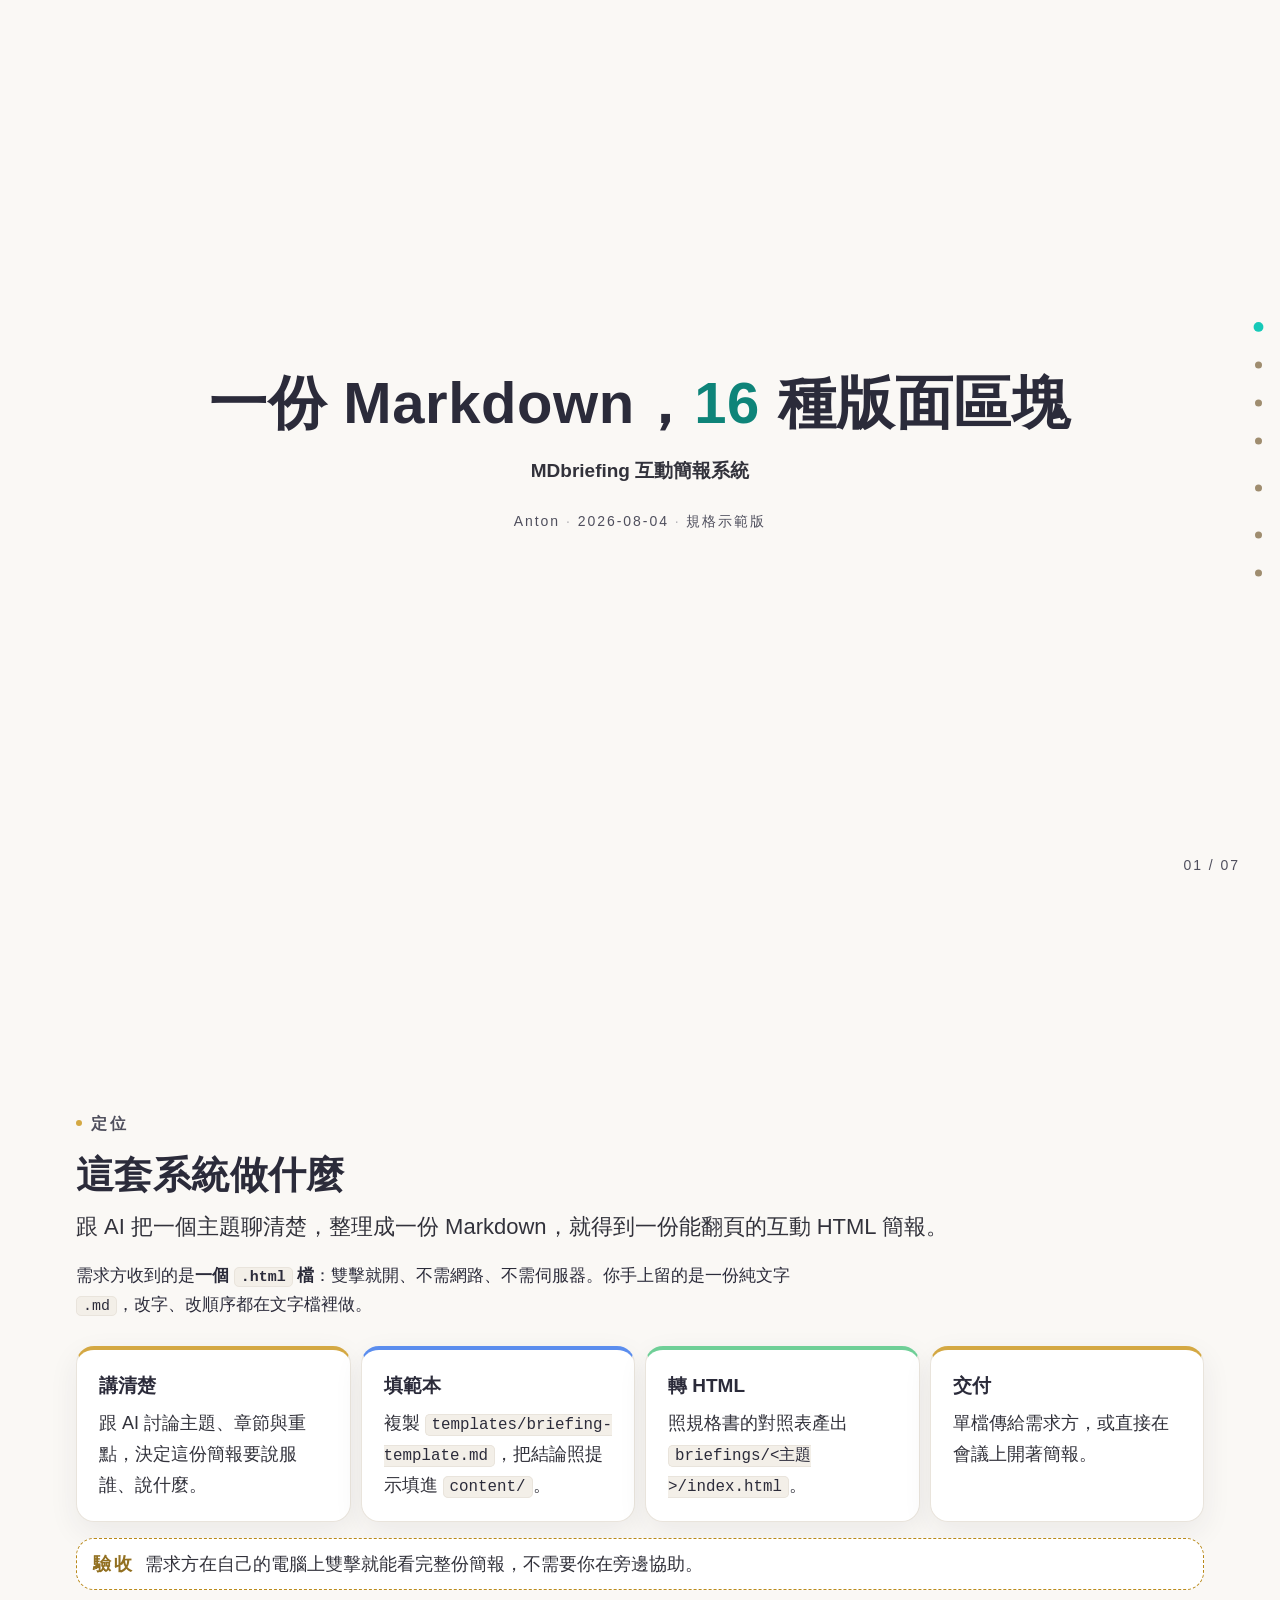
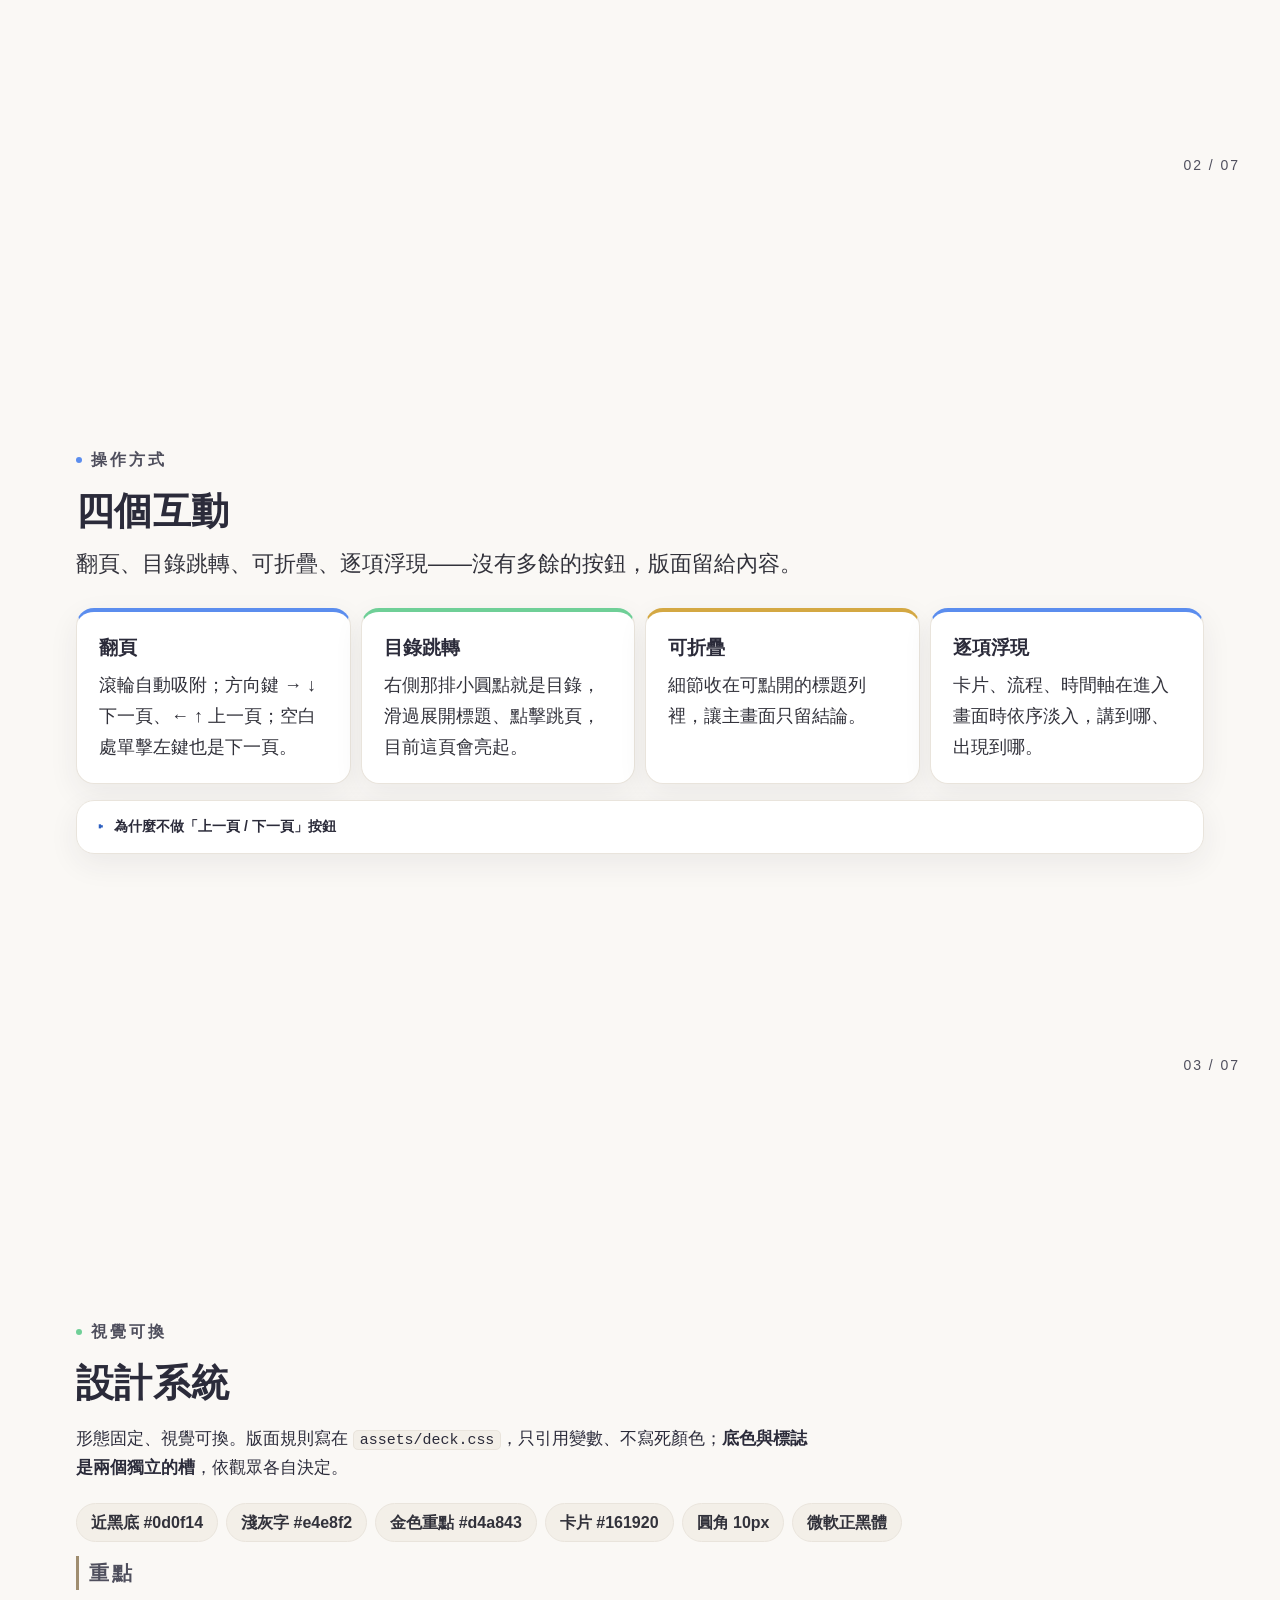
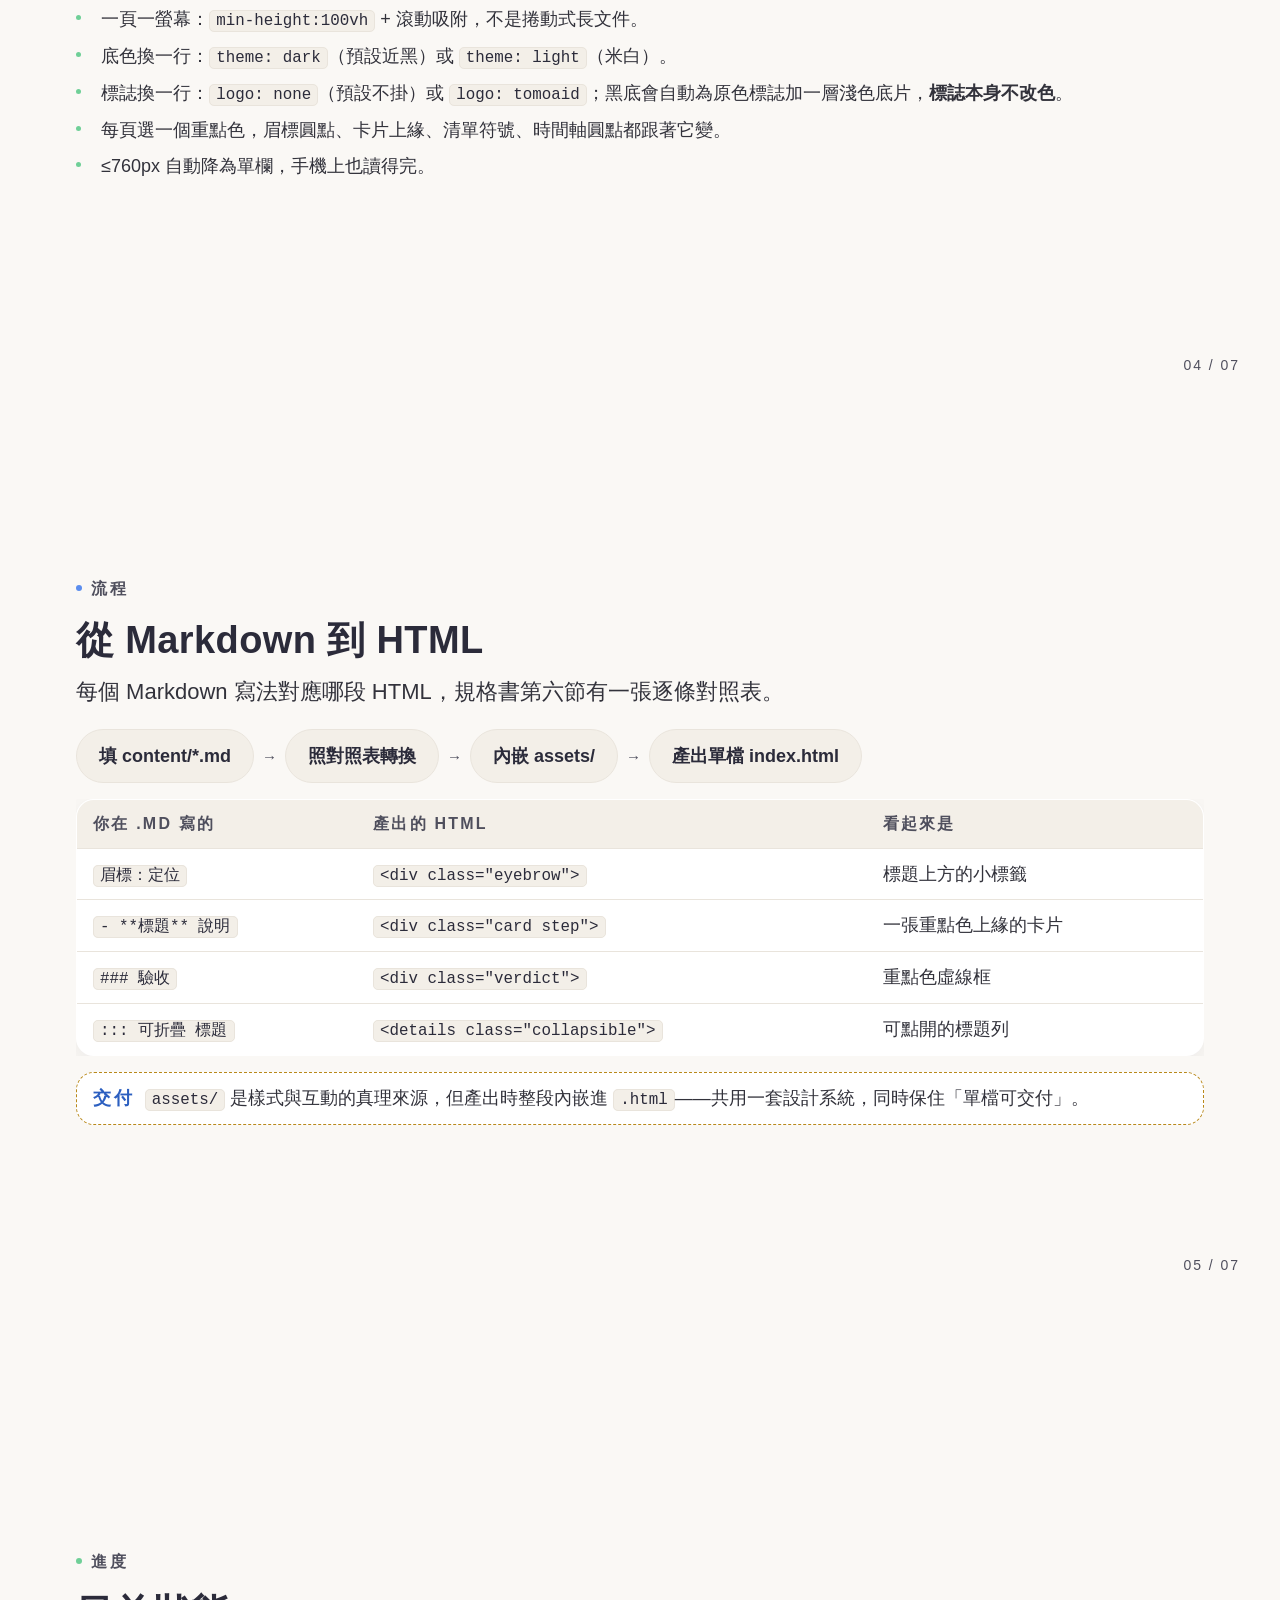
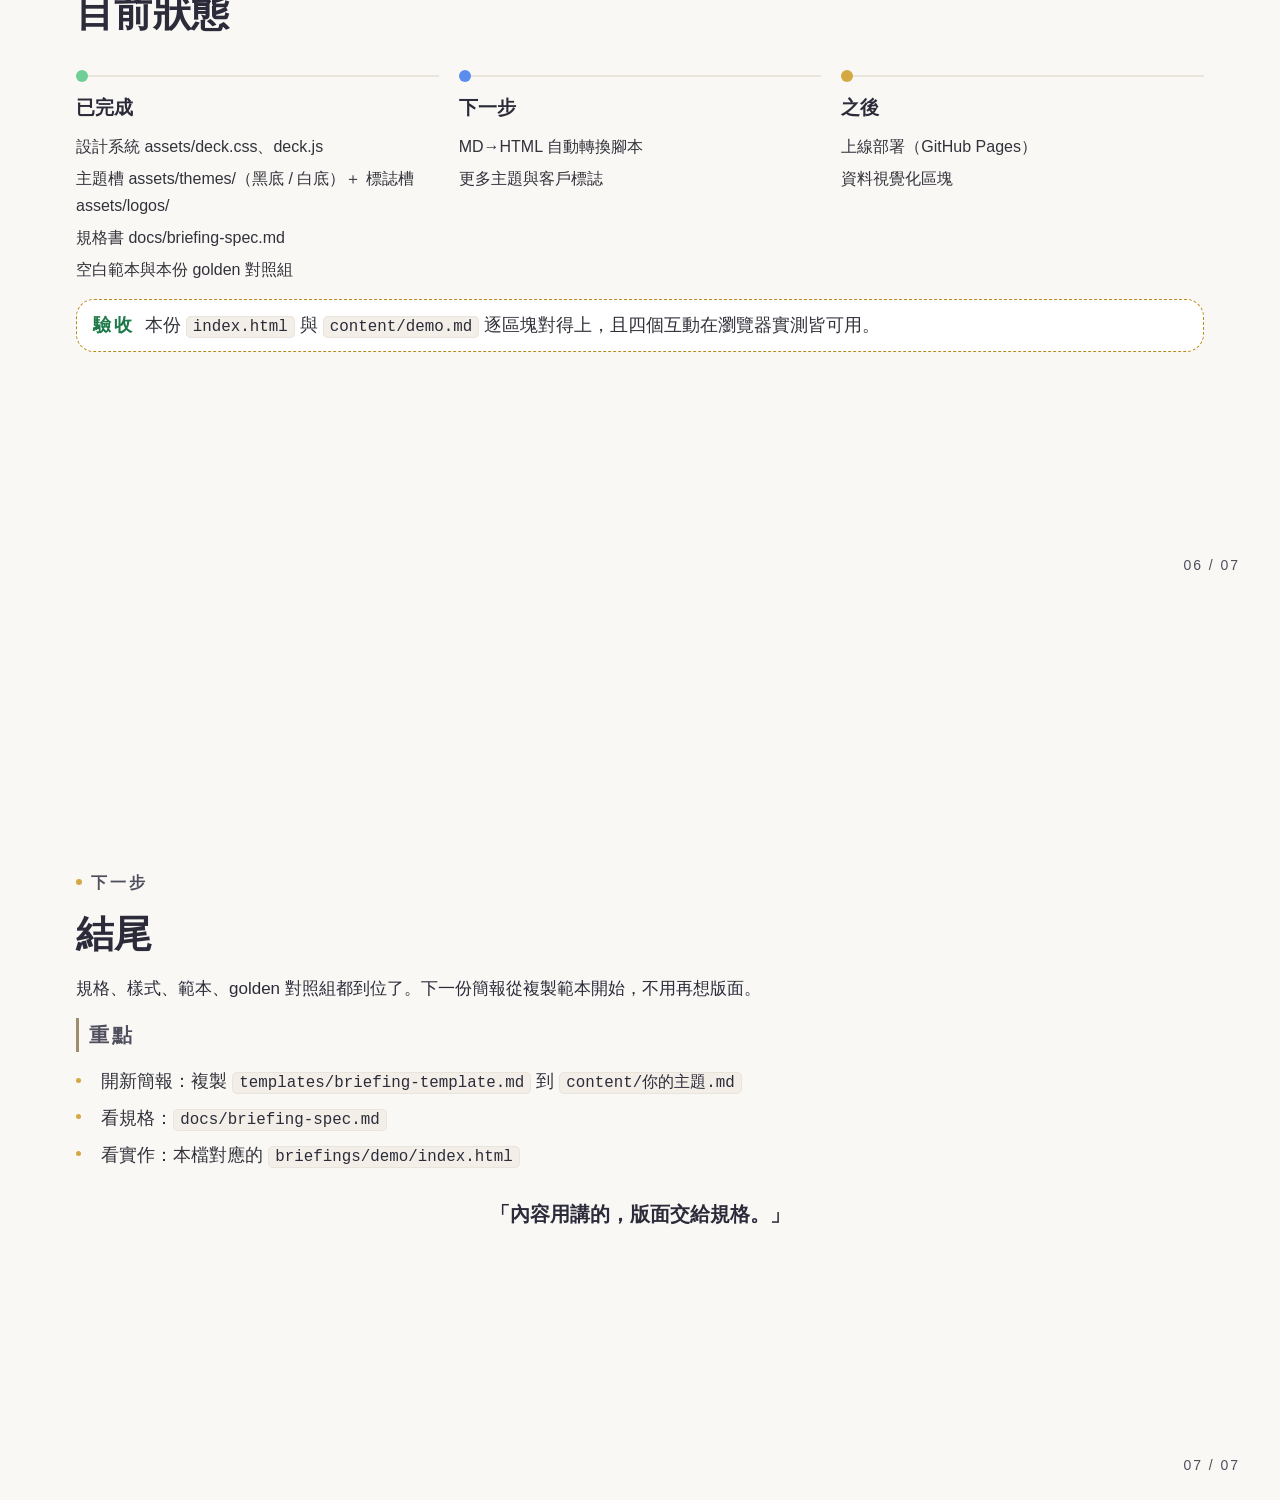
<file: briefings/_previews/light-none.html>
<!DOCTYPE html>
<html lang="zh-TW">
<head>
<meta charset="UTF-8">
<meta name="viewport" content="width=device-width, initial-scale=1.0">
<title>一份 Markdown，16 種版面區塊 — MDbriefing</title>
<!--
  MDbriefing golden 對照組
  原稿：content/demo.md（theme: light / logo: none）
  規格：docs/briefing-spec.md
  來源：assets/deck.css、assets/deck.js、assets/themes/light.html
  ↑ 全部於此整段內嵌，維持單檔自包含、file:// 可直接開、零外部資源。
  改動樣式或互動請先改 assets/ 再重新內嵌，勿只改本檔。
-->
<style>
/* ══════════════ 內嵌：assets/deck.css ══════════════ */
/* ============================================================
   MDbriefing — deck.css
   簡報共用樣式（設計系統真理來源）

   ⚠️ 對焦範圍只有「形態」：一頁一螢幕、滾動吸附、翻頁、目錄、可折疊、
      逐項浮現。視覺**不跟任何外部簡報對焦**——本檔的預設值是本專案原有的
      深色系（來源：briefings/AD_data_transfer_bot/ 與
      briefings/Self-Media_Course_CardGame/ 兩份既有檔案的色票與造型）。

   🎨 底色與標誌是兩個獨立的槽，依觀眾各自決定：
        theme: dark(預設) | light        → assets/themes/ ，管配色與造型
        logo : none(預設) | tomoaid | …  → assets/logos/  ，管標誌（官方原色，不改色）
      本檔 §① 的每一個 token 都可被主題整組覆寫；以下所有規則只引用 token、
      不寫死顏色，所以換主題不需要改這裡任何一行。

   用法：產出 briefings/主題/index.html 時，把本檔內容整段內嵌進 HTML 的
        style 區塊（保持單檔自包含、file:// 可直接開、零外部資源）。
   注意：本檔的註解與內容都不可出現字面上的「結束 style 標籤」字串，
        否則內嵌後會提前關閉樣式區塊，後半段樣式會被當文字印在頁面上。
   規格：docs/briefing-spec.md
   ============================================================ */

/* ── ① 設計 token｜預設主題：專案深色系 ─────────────────────
   主題包（assets/themes/*.html）就是重新宣告這一區的值。
   換主題**必須**至少覆寫：三個表面色、三階文字色、--accent-default、
   --accent-dim；其餘（造型、字族、重點色別名）可選擇性覆寫。 */
:root{
  /* 底色與表面 */
  --bg:#0d0f14;
  --surface:#161920;
  --surface-2:#1e2230;
  --border:#2a2f3f;
  --border-light:#606c8a; /* ≥3:1 on --surface-2（目錄未選中圓點，非文字，WCAG 非文字對比門檻） */

  /* 文字三階
     ⚠️ 這三階是給**投影**用的，不是給近距離閱讀用的。觀眾隔著會議室看投影機
     或電視，對比要遠高於桌面文件；本專案兩份既有報價文件的淡色次要文字
     （--text-muted 曾是 #4a5268，僅 2.46:1）在投影下讀不出來。
     現值（第二輪再提亮，因為第一輪的 muted ≥4.5:1／secondary ≥7:1 在投影機
     上仍被形容為「灰」）：muted ≥7:1、secondary ≥11:1，且對 --bg／--surface／
     --surface-2 三個底色皆達標（--surface-2 是 th／.pill／.flow .node 的底，
     三者中最深，最吃虧，故以它為準）。
     ⚠️ 提亮後 primary／secondary 兩階的 CIE L* 間距被壓縮到 Δ5.94（低於原本
     Δ8 的分層基準），因為 secondary 已經逼近 primary 才能達到 11:1；細節與
     取捨見 docs/briefing-spec.md §一。 */
  --text-primary:#e4e8f2;
  --text-secondary:#d4d7e1;
  --text-muted:#a5adc0;

  /* 重點色
     --accent-default：這個主題的預設重點色（每頁沒指定「色」時用它）
     --accent-dim    ：重點色的暗一階，用於虛線框、展開後的邊框
     其餘是本主題提供的可選色名，作者在 .md 寫「色：blue」就是選這裡的名字。
     可用色名由主題決定；寫了主題沒有的色名會自動退回 --accent-default。 */
  --gold:#d4a843;
  --blue:#5b8dee;
  --green:#6fcf97;
  /* 以下五個色名讓「為淺色主題寫的簡報」切到黑底時也不脫色。
     同一個色名在不同主題有各自的值（深色主題一律提亮），這是雙主題
     設計系統的常規做法；此處全部 ≥4.5:1 on 卡片底 #161920。 */
  --yellow:#F9B233;
  --purple:#A062E9;
  --teal:#1ED9C6;
  --coral:#F4695C;
  --navy:#4EA6C7;
  --accent-default:var(--gold);
  --accent-ink-default:var(--accent-default);
  --accent-dim:#a07c2e;
  --accent:var(--accent-default);
  /* --accent-ink：重點色「當文字用」的版本。深色主題上亮色字對比本來就夠，
     所以預設等於 --accent；淺色主題必須覆寫成深一階，否則小字會看不清。 */
  --accent-ink:var(--accent);

  /* 優先級徽章（.prio）底色疊色比例。深色主題疊色明顯（膠囊感），淺色主題
     疊色歸零——因為淺色的 -ink 系列色只保證「on #FFFFFF」達到 4.5:1，沒有
     再疊色的餘裕（疊色會讓底色偏暗、對比往下掉），所以淺色改以「純白底＋
     同色邊框＋同色文字」分辨三級，深色則用疊色膠囊。實測見
     docs/briefing-spec.md §三。 */
  --prio-tint:16%;

  /* 造型 */
  --radius:10px;
  --radius-lg:14px;
  --shadow:0 4px 20px rgba(0,0,0,.35);
  --card-accent-width:2px;      /* 卡片上緣的重點色粗細 */
  --font-stack:'Microsoft JhengHei','微軟正黑體','PingFang TC',system-ui,sans-serif;
  --root-size:16px;

  /* 標誌槽（由標誌包提供；預設不掛任何標誌） */
  --brand-name:"";

  /* 標誌底片（keyline plate）：深色底放彩色標誌時，用一層淺色底片讓標誌
     回到它被設計的底色上——**標誌本身一個像素都不改**。
     淺色主題把這三個值設為 transparent / 0 / 0，底片就自動消失。
     單份簡報要強制關掉底片：在產出的 style 末尾覆寫這三個值即可。 */
  --logo-plate-bg:#FAF8F5;
  --logo-plate-pad:3px;
  --logo-plate-radius:7px;
}

*{margin:0;padding:0;box-sizing:border-box}

html{
  font-size:var(--root-size);
  scroll-snap-type:y proximity;   /* 互動 1：滾動吸附翻頁 */
  scroll-behavior:smooth;         /* 互動 2：目錄跳轉時平滑捲動 */
}

body{
  font-family:var(--font-stack);
  background:var(--bg);
  color:var(--text-primary);
  line-height:1.7;
  -webkit-font-smoothing:antialiased;
}

img{max-width:100%}

/* ── ② 頁（slide）骨架 ──────────────────────────────────── */
section.slide{
  min-height:100vh;
  scroll-snap-align:start;
  position:relative;
  display:flex; flex-direction:column; justify-content:center;
  padding:clamp(32px,5vh,56px) clamp(20px,6vw,76px);
  overflow:hidden;
}
section.slide.cover{align-items:center; text-align:center}

/* 標誌底片：三個尺寸共用同一組 token，淺色主題下自動歸零 */
.logo-plate{
  display:inline-flex; align-items:center; justify-content:center;
  background:var(--logo-plate-bg);
  padding:var(--logo-plate-pad);
  border-radius:var(--logo-plate-radius);
}
.logo-plate.lg{padding:calc(var(--logo-plate-pad)*6); border-radius:calc(var(--logo-plate-radius)*3.6)}
.logo-plate.sm{padding:calc(var(--logo-plate-pad)*3); border-radius:calc(var(--logo-plate-radius)*2)}

/* 品牌標（每頁左上；logo: none 時不輸出） */
.logo{
  position:absolute; top:24px; left:clamp(20px,6vw,40px);
  display:flex; align-items:center; gap:8px;
  font-weight:700; letter-spacing:.02em; font-size:14px; color:var(--text-secondary);
}
.logo svg{display:block}

/* 頁碼（每頁右下，格式 04 / 08） */
.pageno{
  position:absolute; bottom:22px; right:clamp(20px,6vw,40px);
  font-size:14px; color:var(--text-muted);
  font-variant-numeric:tabular-nums; letter-spacing:.14em;
}

/* ── ③ 標題與文字階層 ──────────────────────────────────── */
.eyebrow{
  display:inline-flex; align-items:center; gap:9px;
  font-size:16px; font-weight:700; letter-spacing:.18em;
  color:var(--text-muted); text-transform:uppercase; margin-bottom:14px;
}
.eyebrow .dot{width:6px; height:6px; border-radius:50%; background:var(--accent)}

h1{
  font-size:clamp(30px,5vw,58px); font-weight:700; line-height:1.25;
  letter-spacing:.01em; text-wrap:balance;
}
h2{
  font-size:clamp(22px,3.4vw,38px); font-weight:700; line-height:1.3;
  letter-spacing:.01em; margin-bottom:8px; text-wrap:balance;
}

.subtitle{font-size:clamp(14px,2vw,19px); font-weight:600; color:var(--text-secondary); margin-top:16px}
.meta{
  color:var(--text-muted); margin-top:22px;
  font-size:14px; letter-spacing:.14em;
}
.meta .sep{opacity:.4}

.lede{color:var(--text-secondary); font-size:clamp(19px,2.2vw,22px); max-width:40em}
.quote{font-size:clamp(15px,1.9vw,20px); font-weight:600; max-width:34em}
.muted{color:var(--text-secondary)}
.kicker{
  font-size:16px; font-weight:700; letter-spacing:.14em; text-transform:uppercase;
  color:var(--accent-ink); margin-bottom:8px;
}

/* 備註（唯一允許 <14px 的地方）：`.md` 寫 `* 文字` 或 `ps. 文字`。
   左側色條＋「※」前綴＋更小更淡的字級，讓它一眼就是附註而非內文，
   兩個主題都靠既有 token（--text-muted／--border-light）分層，不新增顏色。 */
.note{
  margin-top:14px; padding-left:14px;
  border-left:2px solid var(--border-light);
  font-size:12px; line-height:1.6; color:var(--text-muted);
}
.note::before{content:"※ "}

/* 數字 count-up（見 deck.js 的 data-countup） */
[data-countup]{
  display:inline-block; min-width:2.1ch; text-align:center;
  font-variant-numeric:tabular-nums; color:var(--accent-ink);
}

/* 行內程式碼／檔名。用 max() 保底：字級隨父層等比縮放，但絕不掉到 14px 以下。 */
code{
  font-family:ui-monospace,SFMono-Regular,Menlo,Consolas,monospace;
  font-size:max(14px,.88em); background:var(--surface-2); color:var(--text-primary);
  border:1px solid var(--border); padding:1px 6px; border-radius:5px;
}

/* ── ④ 版面語彙：卡片 / 網格 / 標籤 / 驗收框 ─────────────── */
.grid{display:grid; gap:10px}
.grid.cols-2{grid-template-columns:repeat(2,1fr)}
.grid.cols-3{grid-template-columns:repeat(3,1fr)}
.grid.cols-4{grid-template-columns:repeat(4,1fr)}

.card{
  background:var(--surface);
  border:1px solid var(--border);
  border-top:var(--card-accent-width) solid var(--accent);
  border-radius:var(--radius);
  box-shadow:var(--shadow);
  padding:20px 22px;
}
.card.tight{padding:14px 18px}
.card b{font-size:19px; font-weight:600; color:var(--text-primary)}
.card .muted{font-size:18px}
/* 3～4 欄的窄卡：標題獨立成行 */
.grid.cols-3 .card b,
.grid.cols-4 .card b{display:block; margin-bottom:6px; font-size:19px; font-weight:700}
.grid.cols-3 .card .muted,
.grid.cols-4 .card .muted{font-size:18px}
/* 卡片內的子清單（例：團隊卡片列出成員、產品/專案面卡片列出議題名稱）。
   之前每份簡報各自寫 inline style，現在收成正式規則，往後自動一致。 */
.card ul{list-style:disc; margin:10px 0 0; padding-left:1.25em; font-size:18px; color:var(--text-secondary)}

.pill{
  display:inline-block; padding:5px 14px; border-radius:999px;
  font-size:16px; font-weight:600; white-space:nowrap;
  background:var(--surface-2); border:1px solid var(--border); color:var(--text-secondary);
}
.pills{display:flex; gap:8px; flex-wrap:wrap; margin-top:20px}

/* 優先級徽章（P0／P1／P2）：三色沿用色票既有 token（coral／yellow／green），
   不新增顏色。深色主題用 --prio-tint 疊出膠囊底；淺色主題 --prio-tint 為
   0%，底色等於純白 --surface，改以「同色邊框＋同色文字」分辨三級——因為
   淺色的 -ink 系列只保證「on #FFFFFF」達 4.5:1，疊色只會把底色往下拉，讓
   對比不夠（實測數字見 docs/briefing-spec.md §三）。
   用法：
     頁層級 —— <h2>標題<span class="prio p0">P0</span></h2>（標題文字與徽章
       之間用 &nbsp; 相連，避免標題換行時把徽章單獨留在下一行）
     行層級 —— <li><span class="prio p0">P0</span>項目文字</li> */
.prio{
  display:inline-flex; align-items:center; vertical-align:middle;
  margin:0 .5em .2em .45em; padding:2px 10px; border-radius:999px;
  font-size:16px; font-weight:700; letter-spacing:.02em; line-height:1.5;
  white-space:nowrap; border:1px solid currentColor;
}
.prio:first-child{margin-left:0}
.prio.p0{ color:var(--coral-ink,var(--coral)); background:color-mix(in srgb, var(--coral) var(--prio-tint,16%), var(--surface)); }
.prio.p1{ color:var(--yellow-ink,var(--yellow)); background:color-mix(in srgb, var(--yellow) var(--prio-tint,16%), var(--surface)); }
.prio.p2{ color:var(--green-ink,var(--green)); background:color-mix(in srgb, var(--green) var(--prio-tint,16%), var(--surface)); }

/* 驗收 / 交付 callout */
.verdict{
  margin-top:16px; background:var(--surface); border:1px dashed var(--accent-dim);
  border-radius:var(--radius); padding:10px 16px; font-size:18px;
  color:var(--text-secondary);
}
.verdict b{
  margin-right:.6em; color:var(--accent-ink); font-weight:700;
  font-size:18px; letter-spacing:.14em; text-transform:uppercase;
}

/* 表格 */
.table-wrap{overflow-x:auto; margin-top:16px}
table{
  border-collapse:collapse; width:100%;
  background:var(--surface); border:1px solid var(--border);
  border-radius:var(--radius); overflow:hidden; box-shadow:var(--shadow); font-size:18px;
}
th{
  background:var(--surface-2); text-align:left;
  font-size:16px; font-weight:700; letter-spacing:.14em; text-transform:uppercase;
  color:var(--text-muted); padding:10px 16px;
}
td{padding:10px 16px; border-top:1px solid var(--border); vertical-align:top; color:var(--text-secondary)}
td.num{white-space:nowrap; font-variant-numeric:tabular-nums}

/* 重點摘要清單。`### 重點` 等一般標題維持 .highlights（用當頁 --accent／
   --accent-ink，行為不變）；三個語意變體疊加在 .highlights 之上：
     ### 現況     → .highlights.now    （藍：現況陳述、事實）
     ### 問題     → .highlights.issue  （珊瑚紅：問題點）
     ### 改善方向 → .highlights.fix    （綠：解法、行動）
   h3 文字色淺色主題一律用 -ink 版本（深色主題沒有 -ink token，自動 fallback
   回本色）；圓點與左側色條可用本色（非文字，不受 4.5:1 文字對比規則約束）。 */
.highlights{margin-top:14px}
.highlights h3{
  font-size:20px; font-weight:700; letter-spacing:.14em; text-transform:uppercase;
  color:var(--text-muted); margin-bottom:14px; padding-left:10px;
  border-left:3px solid var(--border-light);
}
.highlights.now h3{color:var(--blue-ink,var(--blue)); border-left-color:var(--blue)}
.highlights.issue h3{color:var(--coral-ink,var(--coral)); border-left-color:var(--coral)}
.highlights.fix h3{color:var(--green-ink,var(--green)); border-left-color:var(--green)}
.highlights ul{list-style:none; display:grid; gap:6px}
.highlights li{position:relative; padding-left:1.4em; font-size:18px; color:var(--text-secondary)}
.highlights li::before{
  content:""; position:absolute; left:0; top:.62em;
  width:5px; height:5px; border-radius:50%; background:var(--accent);
}
.highlights.now li::before{background:var(--blue)}
.highlights.issue li::before{background:var(--coral)}
.highlights.fix li::before{background:var(--green)}

/* 巢狀子項（清單項目底下再縮排一層的細項）。原本每份簡報各自寫
   inline style，現在收成正式規則：字級跟內文一樣 14px、圓點縮小且改中性色
   （不管外層是哪個語意變體，子項一律不搶色），縮排沿用原本的手感。
   下面刻意把三個變體的巢狀選擇器也列出來，只為了贏過
   `.highlights.now li::before` 等變體規則的 CSS 特異度（class 數相同時比
   元素數），否則巢狀圓點會被外層變體色蓋掉。 */
.highlights ul ul{list-style:none; display:grid; gap:6px; margin-top:6px; padding-left:1.15em}
.highlights ul ul li{font-size:16px}
.highlights ul ul li::before,
.highlights.now ul ul li::before,
.highlights.issue ul ul li::before,
.highlights.fix ul ul li::before{width:4px; height:4px; background:var(--text-secondary)}

/* ── ⑤ 圖解：流程 / 時間軸（逐項浮現） ──────────────────── */
.flow{display:flex; align-items:center; gap:8px; flex-wrap:wrap; margin-top:18px}
.flow .node{
  padding:11px 22px; border-radius:999px; font-size:18px; font-weight:600;
  background:var(--surface-2); border:1px solid var(--border); color:var(--text-primary);
}
.flow .arrow{color:var(--text-muted); font-size:15px; line-height:1}

.timeline{display:grid; gap:20px; margin-top:22px; grid-template-columns:repeat(auto-fit,minmax(230px,1fr))}
.timeline .tl-item{position:relative; padding-top:24px}
.timeline .tl-item::before{
  content:""; position:absolute; left:0; top:7px; width:100%; height:2px;
  background:var(--border);
}
.timeline .tl-item::after{
  content:""; position:absolute; left:0; top:2px;
  width:12px; height:12px; border-radius:50%; background:var(--accent);
}
.timeline .tl-label{font-size:19px; font-weight:700; margin-bottom:8px; color:var(--text-primary)}
.timeline ul{list-style:none; display:grid; gap:5px}
.timeline li{font-size:16px; color:var(--text-secondary)}

/* ── ⑥ 互動 2：目錄側欄（toc） ─────────────────────────── */
.toc{
  position:fixed; right:18px; top:50%; transform:translateY(-50%); z-index:50;
  display:flex; flex-direction:column; gap:11px; align-items:flex-end;
}
.toc a{
  display:flex; align-items:center; gap:9px; justify-content:flex-end;
  text-decoration:none; color:var(--text-secondary); font-size:14px; font-weight:600;
  /* max-width 從 12em 收到 10em：字級從 12px 升到 14px 後，10em 的實際像素寬
     （140px）跟舊版 12em×12px（144px）幾乎相同，讓標籤展開時不會比以前更
     往內容區域擠——字級不降，靠這個換算補償。 */
  max-width:10em; text-align:right; line-height:1.35;
}
.toc a .tick{
  width:7px; height:7px; border-radius:50%; flex-shrink:0;
  background:var(--border-light); transition:background .25s ease,transform .25s ease;
}
/* 標籤只在滑過目錄時出現：常駐會壓到頁面右側的內容（表格、卡片）。
   出現時帶一層底色片，蓋在內容上仍讀得清楚。 */
.toc a .label{
  opacity:0; transform:translateX(6px); pointer-events:none;
  background:var(--surface-2); border:1px solid var(--border);
  padding:3px 9px; border-radius:7px;
  transition:opacity .25s ease,transform .25s ease;
}
.toc:hover a .label{opacity:1; transform:none}
.toc a[aria-current="true"]{color:var(--text-primary)}
.toc a[aria-current="true"] .tick{background:var(--accent); transform:scale(1.4)}

/* ── ⑦ 互動 3：可折疊段落（collapsible） ───────────────── */
details.collapsible{
  margin-top:16px; background:var(--surface); border:1px solid var(--border);
  border-radius:var(--radius); box-shadow:var(--shadow); padding:0 20px;
}
details.collapsible[open]{border-color:var(--accent-dim)}
details.collapsible > summary{
  cursor:pointer; list-style:none; padding:14px 0;
  font-weight:600; font-size:14px; color:var(--text-primary);
  display:flex; align-items:center; gap:10px; user-select:none;
}
details.collapsible > summary::-webkit-details-marker{display:none}
details.collapsible > summary::before{
  content:"\25B8";                      /* ▸ */
  color:var(--accent-ink); font-size:1em;
  transition:transform .2s ease; display:inline-block;
}
details.collapsible[open] > summary::before{transform:rotate(90deg)}   /* ▾ */
details.collapsible > summary:focus-visible{outline:2px solid var(--accent); outline-offset:2px; border-radius:6px}
details.collapsible > .body{
  padding:14px 0 16px 1.5em; font-size:14px; color:var(--text-secondary);
  border-top:1px solid var(--border);
}

/* ── ⑧ 動態：逐項浮現（.seq → .inview .step） ──────────────
   漸進增強：隱藏 .step 的規則掛在 html.js 之下，而 .js 是由 deck.js
   自己加上的。JS 沒載入 / 被停用 / 出錯時，所有內容維持可見，不會隱形。 */
@media (prefers-reduced-motion:no-preference){
  .slide > *{animation:rise .5s ease both}
  @keyframes rise{from{opacity:0; transform:translateY(12px)} to{opacity:1; transform:none}}
  .js .seq .step{opacity:0; transform:translateY(10px); transition:opacity .5s ease,transform .5s ease}
  .js .seq.inview .step{opacity:1; transform:none}
}

/* ── ⑨ 響應式（≤760px 單欄） ───────────────────────────── */
@media (max-width:760px){
  .grid{grid-template-columns:1fr !important}
  .toc a{max-width:none; position:relative}
  .toc a .label{display:none}
  /* 觸控熱區：標籤隱藏後 .toc a 只剩 7×7px 的圓點，遠低於 WCAG 24×24px
     下限。用一個看不見的 ::after（無背景、無邊框）把可點擊範圍撐到
     28×28px，並用 position:absolute + translate(-50%,-50%) 讓它以圓點的
     中心點為圓心向外擴張——圓點本身的大小、間距、位置完全不變，只是點擊
     判定範圍變大（相鄰兩點的熱區可能因此重疊，這是預期的取捨）。 */
  .toc a::after{
    content:"";
    position:absolute; top:50%; left:50%;
    width:28px; height:28px;
    transform:translate(-50%,-50%);
  }
}

/* ── ⑩ 列印 / 匯出 PDF ─────────────────────────────────── */
@media print{
  html{scroll-snap-type:none}
  body{background:#fff; color:#111}
  .toc{display:none}
  section.slide{min-height:auto; page-break-after:always}
  .slide > *{animation:none !important}          /* 否則列印時可能停在動畫起始的透明狀態 */
  .seq .step{opacity:1 !important; transform:none !important}
  details.collapsible{break-inside:avoid}
  details.collapsible > .body{display:block !important}
}
/* ══════════ 內嵌：assets/themes/light.html ══════════ */
  :root{
    /* 表面 */
    --bg:#FAF8F5;
    --surface:#FFFFFF;
    --surface-2:#F3EFE8;
    --border:#E9E4DC;
    --border-light:#9F8D6F;

    /* 文字三階（投影用：muted ≥7:1、secondary ≥11:1，
       對 --bg／--surface／--surface-2 三個底色皆達標。第二輪再加深——鏡像
       dark.html 的同一次修正，兩個主題的投影可讀性要求一致） */
    --text-primary:#2B2B3A;
    --text-secondary:#32323b;
    --text-muted:#4f4f5d;

    /* 重點色 ＋ 文字用的深一階（-ink）
       -ink 全部 ≥4.5:1 on 卡片底 #FFFFFF（WCAG AA 小字標準）。
       後三個（gold / blue / green）是深色主題的原生色名，在此也給值，
       讓「為黑底寫的簡報」切到白底時不脫色、小字也不會太淡。 */
    --yellow:#F6B40E;      --yellow-ink:#986F06;
    --purple:#8B44E0;      --purple-ink:#7A2BD4;
    --teal:#16C9B8;        --teal-ink:#0E8479;
    --coral:#EE5A52;       --coral-ink:#D93B32;
    --navy:#155A7C;        --navy-ink:#124B68;
    --gold:#D4A843;        --gold-ink:#927021;
    --blue:#5B8DEE;        --blue-ink:#2C5FC0;
    --green:#6FCF97;       --green-ink:#1E7A48;
    --accent-default:var(--teal);
    --accent-ink-default:var(--teal-ink);
    --accent-dim:#B9891A;
    --accent:var(--accent-default);
    --accent-ink:var(--accent-ink-default);
    --prio-tint:0%;   /* 優先級徽章底色不疊色（純白＋同色邊框＋同色文字），見 deck.css §④ */

    /* 造型：淺底適合較大圓角與柔和陰影 */
    --radius:18px;
    --radius-lg:22px;
    --shadow:0 10px 30px rgba(43,43,58,.07);
    --card-accent-width:4px;
    --font-stack:"Noto Sans TC","PingFang TC","Microsoft JhengHei","Heiti TC",sans-serif;
    --root-size:17px;

    /* 標誌底片：淺底不需要，全部歸零 */
    --logo-plate-bg:transparent;
    --logo-plate-pad:0px;
    --logo-plate-radius:0px;
  }
</style>
</head>
<body>

<!-- ═══════════ 目錄（toc，自動由各頁標題生成） ═══════════ -->
<nav class="toc" aria-label="章節導覽">
  <a href="#sec-1"><span class="label">封面</span><span class="tick"></span></a>
  <a href="#sec-2"><span class="label">這套系統做什麼</span><span class="tick"></span></a>
  <a href="#sec-3"><span class="label">四個互動</span><span class="tick"></span></a>
  <a href="#sec-4"><span class="label">設計系統</span><span class="tick"></span></a>
  <a href="#sec-5"><span class="label">從 Markdown 到 HTML</span><span class="tick"></span></a>
  <a href="#sec-6"><span class="label">目前狀態</span><span class="tick"></span></a>
  <a href="#sec-7"><span class="label">結尾</span><span class="tick"></span></a>
</nav>

<!-- ═══════════ 01 封面（cover） ═══════════ -->
<section class="slide cover" id="sec-1">
  
  
  <h1>一份 Markdown，<span data-countup="16">1</span> 種版面區塊</h1>
  <p class="subtitle">MDbriefing 互動簡報系統</p>
  <p class="meta">Anton <span class="sep">·</span> 2026-08-04 <span class="sep">·</span> 規格示範版</p>
  <div class="pageno">01 / 07</div>
</section>

<!-- ═══════════ 02 這套系統做什麼 ═══════════ -->
<section class="slide" id="sec-2" style="--accent:var(--gold,var(--accent-default));--accent-ink:var(--gold-ink,var(--gold,var(--accent-ink-default)))">
  
  <div class="eyebrow"><span class="dot"></span>定位</div>
  <h2>這套系統做什麼</h2>
  <p class="lede">跟 AI 把一個主題聊清楚，整理成一份 Markdown，就得到一份能翻頁的互動 HTML 簡報。</p>
  <p style="margin-top:16px;max-width:44em">需求方收到的是<b>一個 <code>.html</code> 檔</b>：雙擊就開、不需網路、不需伺服器。你手上留的是一份純文字 <code>.md</code>，改字、改順序都在文字檔裡做。</p>
  <div class="grid cols-4 seq" style="margin-top:26px">
    <div class="card step" style="--accent:var(--gold,var(--accent-default));--accent-ink:var(--gold-ink,var(--gold,var(--accent-ink-default)))">
      <b>講清楚</b><span class="muted">跟 AI 討論主題、章節與重點，決定這份簡報要說服誰、說什麼。</span>
    </div>
    <div class="card step" style="--accent:var(--blue,var(--accent-default));--accent-ink:var(--blue-ink,var(--blue,var(--accent-ink-default)));transition-delay:.6s">
      <b>填範本</b><span class="muted">複製 <code>templates/briefing-template.md</code>，把結論照提示填進 <code>content/</code>。</span>
    </div>
    <div class="card step" style="--accent:var(--green,var(--accent-default));--accent-ink:var(--green-ink,var(--green,var(--accent-ink-default)));transition-delay:1.2s">
      <b>轉 HTML</b><span class="muted">照規格書的對照表產出 <code>briefings/&lt;主題&gt;/index.html</code>。</span>
    </div>
    <div class="card step" style="--accent:var(--gold,var(--accent-default));--accent-ink:var(--gold-ink,var(--gold,var(--accent-ink-default)));transition-delay:1.8s">
      <b>交付</b><span class="muted">單檔傳給需求方，或直接在會議上開著簡報。</span>
    </div>
  </div>
  <div class="verdict"><b>驗收</b>需求方在自己的電腦上雙擊就能看完整份簡報，不需要你在旁邊協助。</div>
  <div class="pageno">02 / 07</div>
</section>

<!-- ═══════════ 03 四個互動 ═══════════ -->
<section class="slide" id="sec-3" style="--accent:var(--blue,var(--accent-default));--accent-ink:var(--blue-ink,var(--blue,var(--accent-ink-default)))">
  
  <div class="eyebrow"><span class="dot"></span>操作方式</div>
  <h2>四個互動</h2>
  <p class="lede">翻頁、目錄跳轉、可折疊、逐項浮現——沒有多餘的按鈕，版面留給內容。</p>
  <div class="grid cols-4 seq" style="margin-top:26px">
    <div class="card step" style="--accent:var(--blue,var(--accent-default));--accent-ink:var(--blue-ink,var(--blue,var(--accent-ink-default)))">
      <b>翻頁</b><span class="muted">滾輪自動吸附；方向鍵 → ↓ 下一頁、← ↑ 上一頁；空白處單擊左鍵也是下一頁。</span>
    </div>
    <div class="card step" style="--accent:var(--green,var(--accent-default));--accent-ink:var(--green-ink,var(--green,var(--accent-ink-default)));transition-delay:.6s">
      <b>目錄跳轉</b><span class="muted">右側那排小圓點就是目錄，滑過展開標題、點擊跳頁，目前這頁會亮起。</span>
    </div>
    <div class="card step" style="--accent:var(--gold,var(--accent-default));--accent-ink:var(--gold-ink,var(--gold,var(--accent-ink-default)));transition-delay:1.2s">
      <b>可折疊</b><span class="muted">細節收在可點開的標題列裡，讓主畫面只留結論。</span>
    </div>
    <div class="card step" style="--accent:var(--blue,var(--accent-default));--accent-ink:var(--blue-ink,var(--blue,var(--accent-ink-default)));transition-delay:1.8s">
      <b>逐項浮現</b><span class="muted">卡片、流程、時間軸在進入畫面時依序淡入，講到哪、出現到哪。</span>
    </div>
  </div>
  <details class="collapsible">
    <summary>為什麼不做「上一頁 / 下一頁」按鈕</summary>
    <div class="body">
      <p>按鈕會長期佔住畫面底部，而它能做的事鍵盤與點擊都能做。所以規格上直接不放按鈕：版面優先，操作靠鍵盤與單擊。</p>
      <p style="margin-top:10px">例外情況也一併定義好了——點在連結、可折疊標題、目錄或正在選字時，單擊不會翻頁，不會誤觸。</p>
    </div>
  </details>
  <div class="pageno">03 / 07</div>
</section>

<!-- ═══════════ 04 設計系統 ═══════════ -->
<section class="slide" id="sec-4" style="--accent:var(--green,var(--accent-default));--accent-ink:var(--green-ink,var(--green,var(--accent-ink-default)))">
  
  <div class="eyebrow"><span class="dot"></span>視覺可換</div>
  <h2>設計系統</h2>
  <p style="margin-top:8px;max-width:44em">形態固定、視覺可換。版面規則寫在 <code>assets/deck.css</code>，只引用變數、不寫死顏色；<b>底色與標誌是兩個獨立的槽</b>，依觀眾各自決定。</p>
  <div class="pills">
    <span class="pill">近黑底 #0d0f14</span>
    <span class="pill">淺灰字 #e4e8f2</span>
    <span class="pill">金色重點 #d4a843</span>
    <span class="pill">卡片 #161920</span>
    <span class="pill">圓角 10px</span>
    <span class="pill">微軟正黑體</span>
  </div>
  <div class="highlights">
    <h3>重點</h3>
    <ul>
      <li>一頁一螢幕：<code>min-height:100vh</code> + 滾動吸附，不是捲動式長文件。</li>
      <li>底色換一行：<code>theme: dark</code>（預設近黑）或 <code>theme: light</code>（米白）。</li>
      <li>標誌換一行：<code>logo: none</code>（預設不掛）或 <code>logo: tomoaid</code>；黑底會自動為原色標誌加一層淺色底片，<b>標誌本身不改色</b>。</li>
      <li>每頁選一個重點色，眉標圓點、卡片上緣、清單符號、時間軸圓點都跟著它變。</li>
      <li>≤760px 自動降為單欄，手機上也讀得完。</li>
    </ul>
  </div>
  <div class="pageno">04 / 07</div>
</section>

<!-- ═══════════ 05 從 Markdown 到 HTML ═══════════ -->
<section class="slide" id="sec-5" style="--accent:var(--blue,var(--accent-default));--accent-ink:var(--blue-ink,var(--blue,var(--accent-ink-default)))">
  
  <div class="eyebrow"><span class="dot"></span>流程</div>
  <h2>從 Markdown 到 HTML</h2>
  <p class="lede">每個 Markdown 寫法對應哪段 HTML，規格書第六節有一張逐條對照表。</p>
  <div class="flow seq">
    <div class="node step">填 content/*.md</div>
    <div class="arrow step" style="transition-delay:.5s" aria-hidden="true">→</div>
    <div class="node step" style="transition-delay:1s">照對照表轉換</div>
    <div class="arrow step" style="transition-delay:1.5s" aria-hidden="true">→</div>
    <div class="node step" style="transition-delay:2s">內嵌 assets/</div>
    <div class="arrow step" style="transition-delay:2.5s" aria-hidden="true">→</div>
    <div class="node step" style="transition-delay:3s">產出單檔 index.html</div>
  </div>
  <div class="table-wrap">
    <table>
      <tbody>
        <tr><th>你在 .md 寫的</th><th>產出的 HTML</th><th>看起來是</th></tr>
        <tr><td class="num"><code>眉標：定位</code></td><td class="num"><code>&lt;div class="eyebrow"&gt;</code></td><td>標題上方的小標籤</td></tr>
        <tr><td class="num"><code>- **標題** 說明</code></td><td class="num"><code>&lt;div class="card step"&gt;</code></td><td>一張重點色上緣的卡片</td></tr>
        <tr><td class="num"><code>### 驗收</code></td><td class="num"><code>&lt;div class="verdict"&gt;</code></td><td>重點色虛線框</td></tr>
        <tr><td class="num"><code>::: 可折疊 標題</code></td><td class="num"><code>&lt;details class="collapsible"&gt;</code></td><td>可點開的標題列</td></tr>
      </tbody>
    </table>
  </div>
  <div class="verdict"><b>交付</b><code>assets/</code> 是樣式與互動的真理來源，但產出時整段內嵌進 <code>.html</code>——共用一套設計系統，同時保住「單檔可交付」。</div>
  <div class="pageno">05 / 07</div>
</section>

<!-- ═══════════ 06 目前狀態 ═══════════ -->
<section class="slide" id="sec-6" style="--accent:var(--green,var(--accent-default));--accent-ink:var(--green-ink,var(--green,var(--accent-ink-default)))">
  
  <div class="eyebrow"><span class="dot"></span>進度</div>
  <h2>目前狀態</h2>
  <div class="timeline seq">
    <div class="tl-item step" style="--accent:var(--green,var(--accent-default))">
      <div class="tl-label">已完成</div>
      <ul>
        <li>設計系統 assets/deck.css、deck.js</li>
        <li>主題槽 assets/themes/（黑底 / 白底）＋ 標誌槽 assets/logos/</li>
        <li>規格書 docs/briefing-spec.md</li>
        <li>空白範本與本份 golden 對照組</li>
      </ul>
    </div>
    <div class="tl-item step" style="--accent:var(--blue,var(--accent-default));transition-delay:.8s">
      <div class="tl-label">下一步</div>
      <ul>
        <li>MD→HTML 自動轉換腳本</li>
        <li>更多主題與客戶標誌</li>
      </ul>
    </div>
    <div class="tl-item step" style="--accent:var(--gold,var(--accent-default));transition-delay:1.6s">
      <div class="tl-label">之後</div>
      <ul>
        <li>上線部署（GitHub Pages）</li>
        <li>資料視覺化區塊</li>
      </ul>
    </div>
  </div>
  <div class="verdict"><b>驗收</b>本份 <code>index.html</code> 與 <code>content/demo.md</code> 逐區塊對得上，且四個互動在瀏覽器實測皆可用。</div>
  <div class="pageno">06 / 07</div>
</section>

<!-- ═══════════ 07 結尾（closing） ═══════════ -->
<section class="slide closing" id="sec-7" style="--accent:var(--gold,var(--accent-default));--accent-ink:var(--gold-ink,var(--gold,var(--accent-ink-default)))">
  
  <div class="eyebrow"><span class="dot"></span>下一步</div>
  <h2>結尾</h2>
  <p style="margin-top:8px;max-width:44em">規格、樣式、範本、golden 對照組都到位了。下一份簡報從複製範本開始，不用再想版面。</p>
  <div class="highlights">
    <h3>重點</h3>
    <ul>
      <li>開新簡報：複製 <code>templates/briefing-template.md</code> 到 <code>content/你的主題.md</code></li>
      <li>看規格：<code>docs/briefing-spec.md</code></li>
      <li>看實作：本檔對應的 <code>briefings/demo/index.html</code></li>
    </ul>
  </div>
  <p class="quote" style="text-align:center;margin:26px auto 0">「內容用講的，版面交給規格。」</p>
  
  <div class="pageno">07 / 07</div>
</section>

<script>
/* ══════════════ 內嵌：assets/deck.js ══════════════ */
/* ============================================================
   MDbriefing — deck.js
   簡報共用互動（真理來源）

   基準：_PM/resource/PM 主管 90 天目標計劃_files/saved_resource.html
   用法：產出 briefings/主題/index.html 時，把本檔內容整段內嵌進 HTML body
        結尾前的 script 區塊（單檔自包含、零外部資源）。
   注意：本檔的註解與內容都不可出現字面上的「結束 script 標籤」字串，
        否則內嵌後會提前關閉腳本區塊，互動會整組失效。
   規格：docs/briefing-spec.md

   本檔負責四件事：
     ① 逐項浮現   .seq 進入視窗 → 加 .inview，讓 .step 依 transition-delay 依序浮現
     ② 目錄跳轉   .toc 的連結點擊跳頁 + 目前所在頁高亮（aria-current）
     ③ 數字增長   [data-countup] 從起始值數到目標值
     ④ 翻頁       ← ↑ 上一頁／→ ↓ 下一頁／滑鼠左鍵單擊 下一頁
                  （滾動吸附翻頁由 CSS scroll-snap 負責；可折疊由原生 details 元素負責）
   ============================================================ */
(function () {
  'use strict';

  // 漸進增強開關：只有 JS 真的跑起來，deck.css 才會啟用「先隱藏、逐項浮現」。
  // 沒這一行，JS 停用或出錯時 .step 會永久隱形。務必放在最前面。
  document.documentElement.classList.add('js');

  var reduceMotion = window.matchMedia('(prefers-reduced-motion: reduce)').matches;
  var scrollBehavior = reduceMotion ? 'auto' : 'smooth';
  var slides = Array.prototype.slice.call(document.querySelectorAll('section.slide'));

  /* ── ① 逐項浮現 ─────────────────────────────────────── */
  var seqNodes = Array.prototype.slice.call(document.querySelectorAll('.seq'));
  if (seqNodes.length) {
    if (reduceMotion || !('IntersectionObserver' in window)) {
      seqNodes.forEach(function (el) { el.classList.add('inview'); });
    } else {
      var seqObserver = new IntersectionObserver(function (entries) {
        entries.forEach(function (e) {
          if (e.isIntersecting) {
            e.target.classList.add('inview');
            seqObserver.unobserve(e.target);
          }
        });
      }, { threshold: 0.45 });
      seqNodes.forEach(function (el) { seqObserver.observe(el); });

      // 保險：載入時已在畫面內的 .seq，若 observer 尚未回呼就直接浮現。
      // （避免列印、螢幕截圖、或 observer 延遲回呼時該區塊停在透明狀態。）
      window.addEventListener('load', function () {
        seqNodes.forEach(function (el) {
          if (el.classList.contains('inview')) return;
          var r = el.getBoundingClientRect();
          if (r.bottom > 0 && r.top < (window.innerHeight || 0)) {
            el.classList.add('inview');
            seqObserver.unobserve(el);
          }
        });
      });
    }
  }

  /* ── ④-a 翻頁核心：目前是第幾頁 / 跳到第幾頁 ──────────── */
  // 程式性捲動進行中時，以「目標頁」為準，避免連按時 index 抓到捲動中間值
  var pendingIndex = null;
  var pendingTimer = null;

  function currentIndex() {
    if (pendingIndex !== null) return pendingIndex;
    var best = 0, bestDist = Infinity;
    for (var i = 0; i < slides.length; i++) {
      var dist = Math.abs(slides[i].getBoundingClientRect().top);
      if (dist < bestDist) { bestDist = dist; best = i; }
    }
    return best;
  }

  function goTo(index) {
    if (!slides.length) return;
    var i = Math.max(0, Math.min(slides.length - 1, index));
    pendingIndex = i;
    clearTimeout(pendingTimer);
    pendingTimer = setTimeout(function () { pendingIndex = null; }, 700);
    slides[i].scrollIntoView({ behavior: scrollBehavior, block: 'start' });
  }

  function next() { goTo(currentIndex() + 1); }
  function prev() { goTo(currentIndex() - 1); }

  /* ── ④-b 鍵盤：← ↑ 上一頁／→ ↓ 下一頁 ────────────────── */
  document.addEventListener('keydown', function (ev) {
    if (ev.defaultPrevented) return;
    if (ev.metaKey || ev.ctrlKey || ev.altKey || ev.shiftKey) return;

    // 焦點在輸入元件或已展開的 summary 上時不攔（讓原生行為優先）
    var el = document.activeElement;
    if (el && el.closest && el.closest('input,textarea,select,[contenteditable="true"]')) return;

    switch (ev.key) {
      case 'ArrowRight':
      case 'ArrowDown':
        ev.preventDefault(); next(); break;
      case 'ArrowLeft':
      case 'ArrowUp':
        ev.preventDefault(); prev(); break;
      case 'Home':
        ev.preventDefault(); goTo(0); break;
      case 'End':
        ev.preventDefault(); goTo(slides.length - 1); break;
    }
  });

  /* ── ④-c 滑鼠左鍵單擊 → 下一頁 ──────────────────────── */
  // 不攔的情況：非左鍵、有修飾鍵、點在可互動元素上（連結／按鈕／可折疊標題／目錄／
  // 表單）、點在標了 .no-advance 的區域內、或使用者正在選取文字。
  var INTERACTIVE = 'a,button,summary,details,input,textarea,select,label,[role="button"],.toc,.no-advance';

  document.addEventListener('click', function (ev) {
    if (ev.button !== 0) return;
    if (ev.detail !== 1) return;                       // 只認單擊，雙擊/三擊不翻頁
    if (ev.metaKey || ev.ctrlKey || ev.altKey || ev.shiftKey) return;
    if (ev.defaultPrevented) return;

    var t = ev.target;
    if (t && t.closest && t.closest(INTERACTIVE)) return;

    var sel = window.getSelection && window.getSelection();
    if (sel && !sel.isCollapsed && String(sel).length) return;   // 正在選字

    next();
  });

  /* ── ② 目錄：點擊跳轉 + 目前章節高亮 ─────────────────── */
  var tocLinks = Array.prototype.slice.call(document.querySelectorAll('.toc a[href^="#"]'));
  if (tocLinks.length) {
    tocLinks.forEach(function (a) {
      a.addEventListener('click', function (ev) {
        var target = document.getElementById(a.getAttribute('href').slice(1));
        if (!target) return;
        ev.preventDefault();
        goTo(slides.indexOf(target));
      });
    });

    var setCurrent = function (id) {
      tocLinks.forEach(function (a) {
        if (a.getAttribute('href') === '#' + id) a.setAttribute('aria-current', 'true');
        else a.removeAttribute('aria-current');
      });
    };

    var idSlides = slides.filter(function (s) { return s.id; });
    if (idSlides.length) {
      if ('IntersectionObserver' in window) {
        var visible = {};
        var tocObserver = new IntersectionObserver(function (entries) {
          entries.forEach(function (e) { visible[e.target.id] = e.intersectionRatio; });
          var best = null, bestRatio = 0;
          idSlides.forEach(function (s) {
            var r = visible[s.id] || 0;
            if (r > bestRatio) { bestRatio = r; best = s.id; }
          });
          if (best) setCurrent(best);
        }, { threshold: [0.15, 0.4, 0.6, 0.85] });
        idSlides.forEach(function (s) { tocObserver.observe(s); });
      } else {
        setCurrent(idSlides[0].id);
      }
    }
  }

  /* ── ③ 數字增長（封面大數字等） ─────────────────────── */
  var counters = Array.prototype.slice.call(document.querySelectorAll('[data-countup]'));
  counters.forEach(function (el) {
    var target = parseInt(el.getAttribute('data-countup'), 10);
    if (isNaN(target)) return;
    if (reduceMotion) { el.textContent = String(target); return; }

    var from = parseInt(el.getAttribute('data-countup-from') || '1', 10);
    var duration = parseInt(el.getAttribute('data-countup-duration') || '3000', 10);
    var easeOut = function (t) { return 1 - Math.pow(1 - t, 3); };
    var t0;

    el.textContent = String(from);
    var tick = function (now) {
      if (t0 === undefined) t0 = now;
      var p = Math.min((now - t0) / duration, 1);
      el.textContent = String(Math.round(from + (target - from) * easeOut(p)));
      if (p < 1) requestAnimationFrame(tick);
    };
    requestAnimationFrame(tick);
  });
})();
</script>
</body>
</html>
</file>
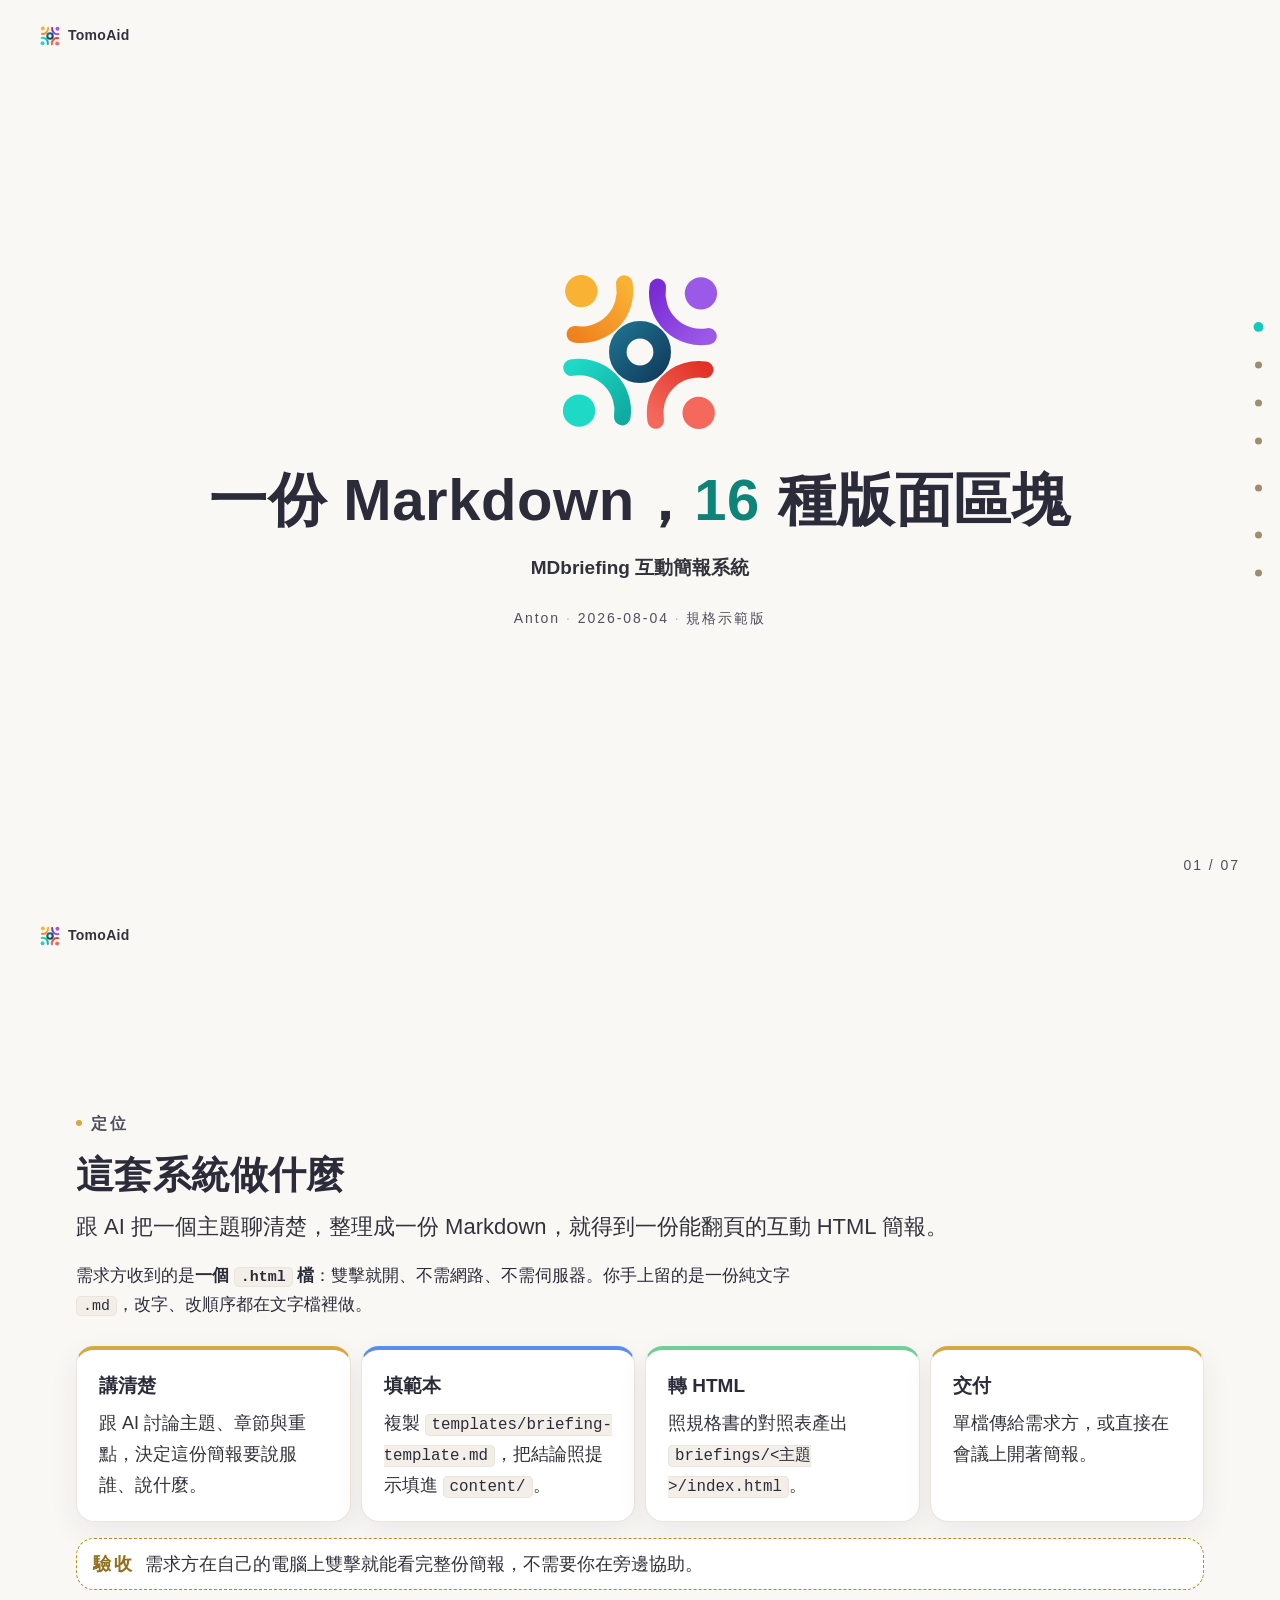
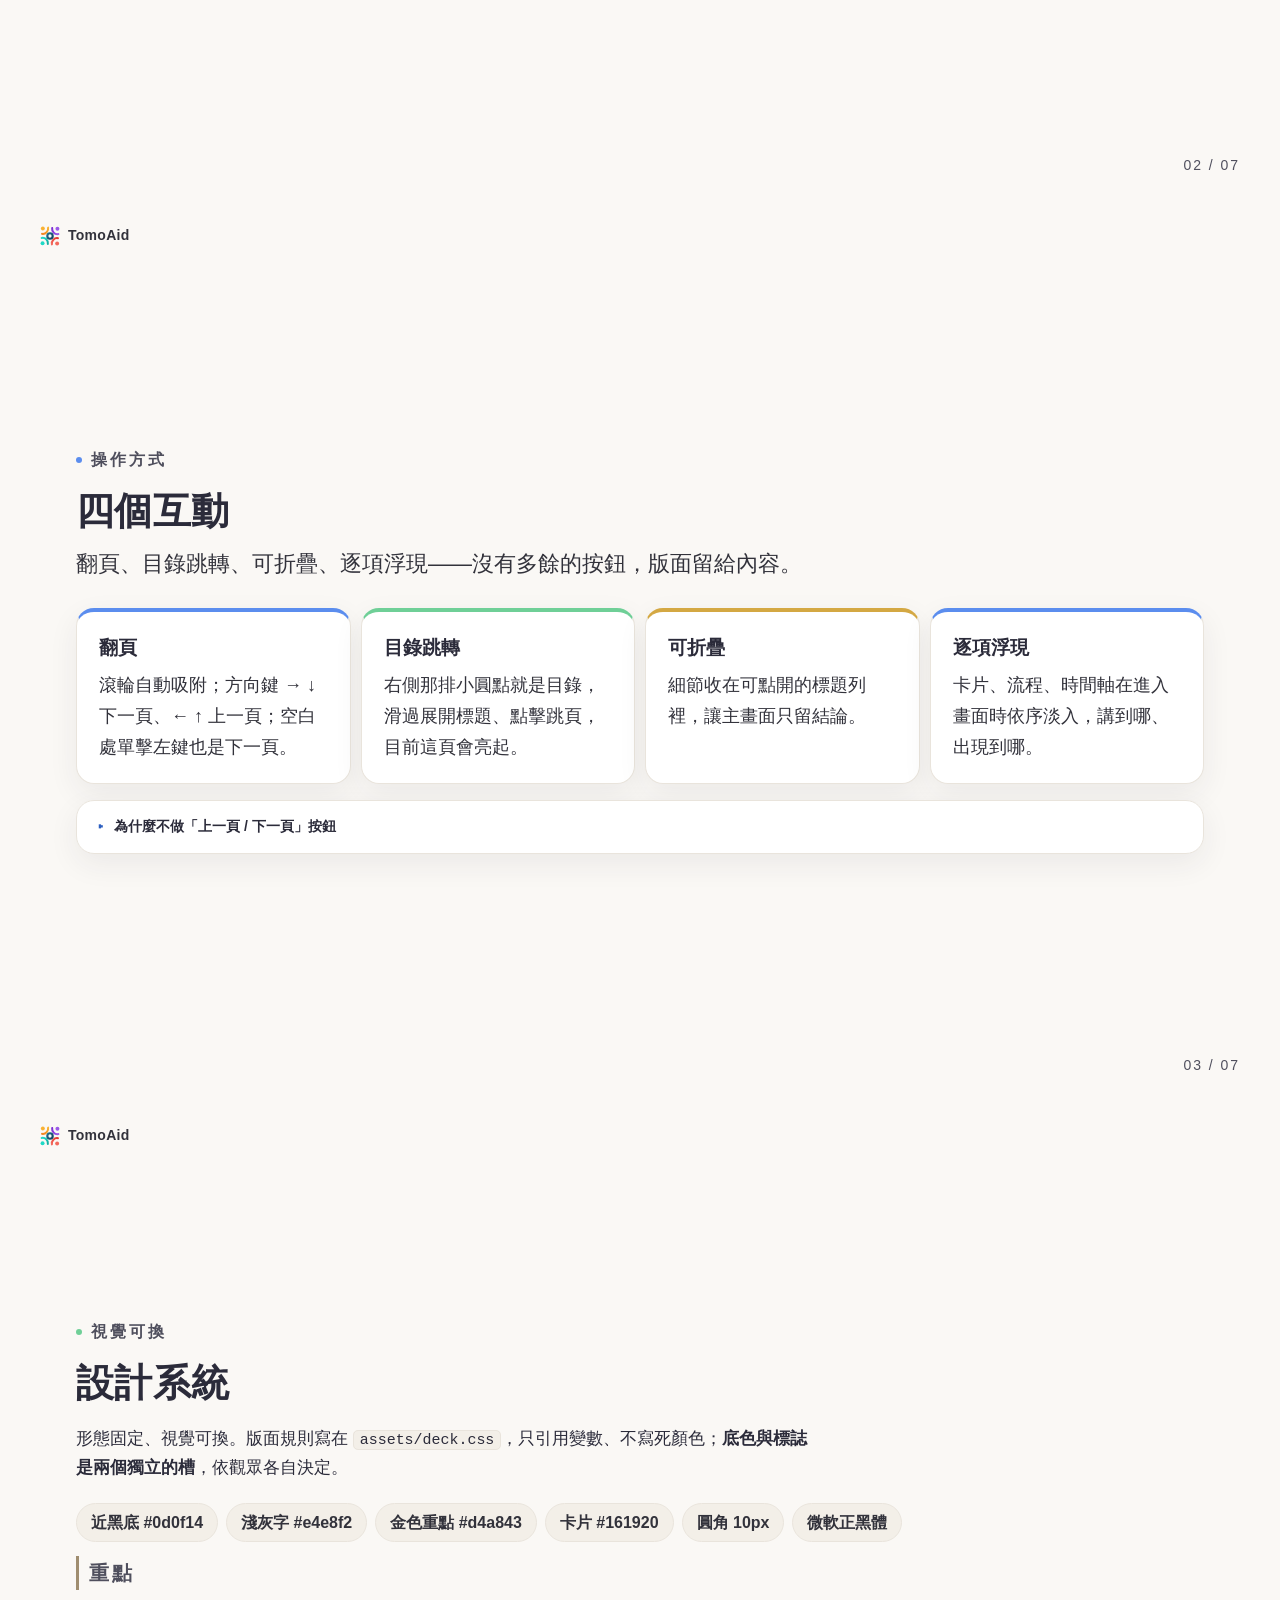
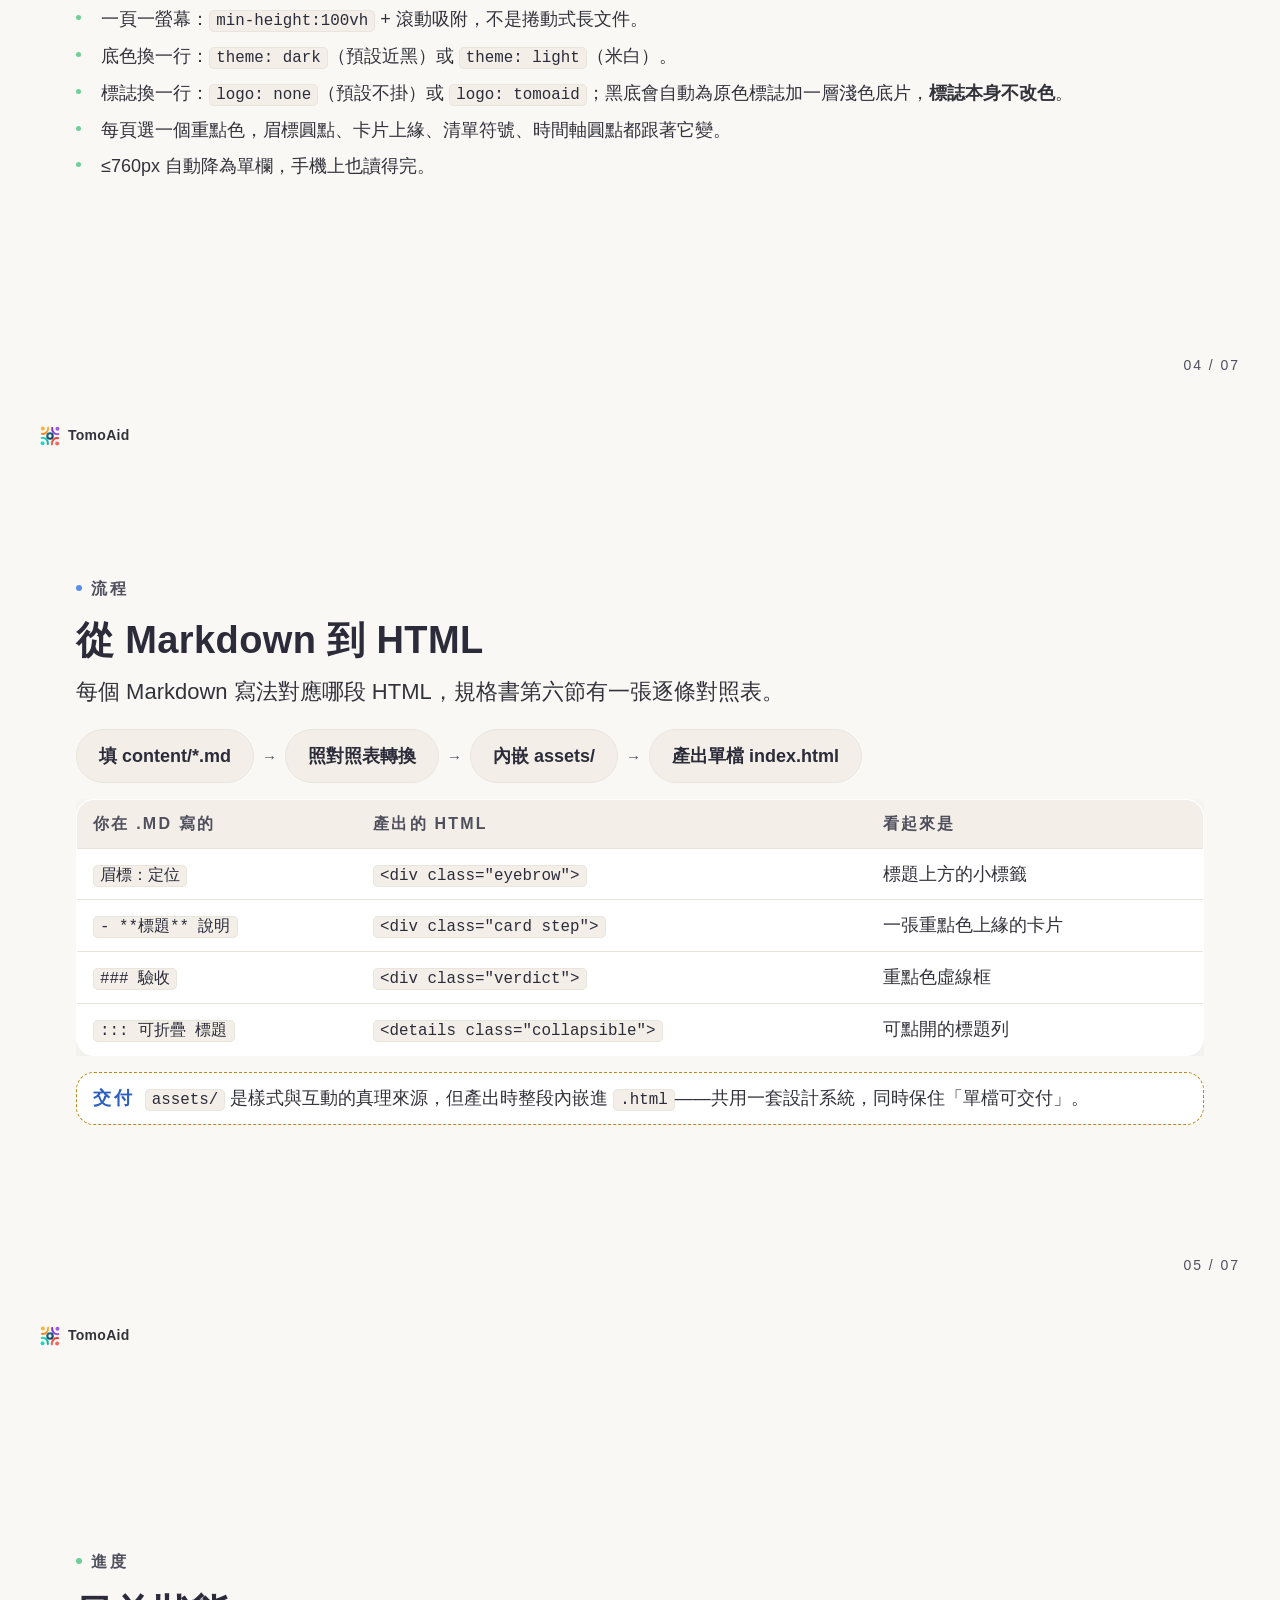
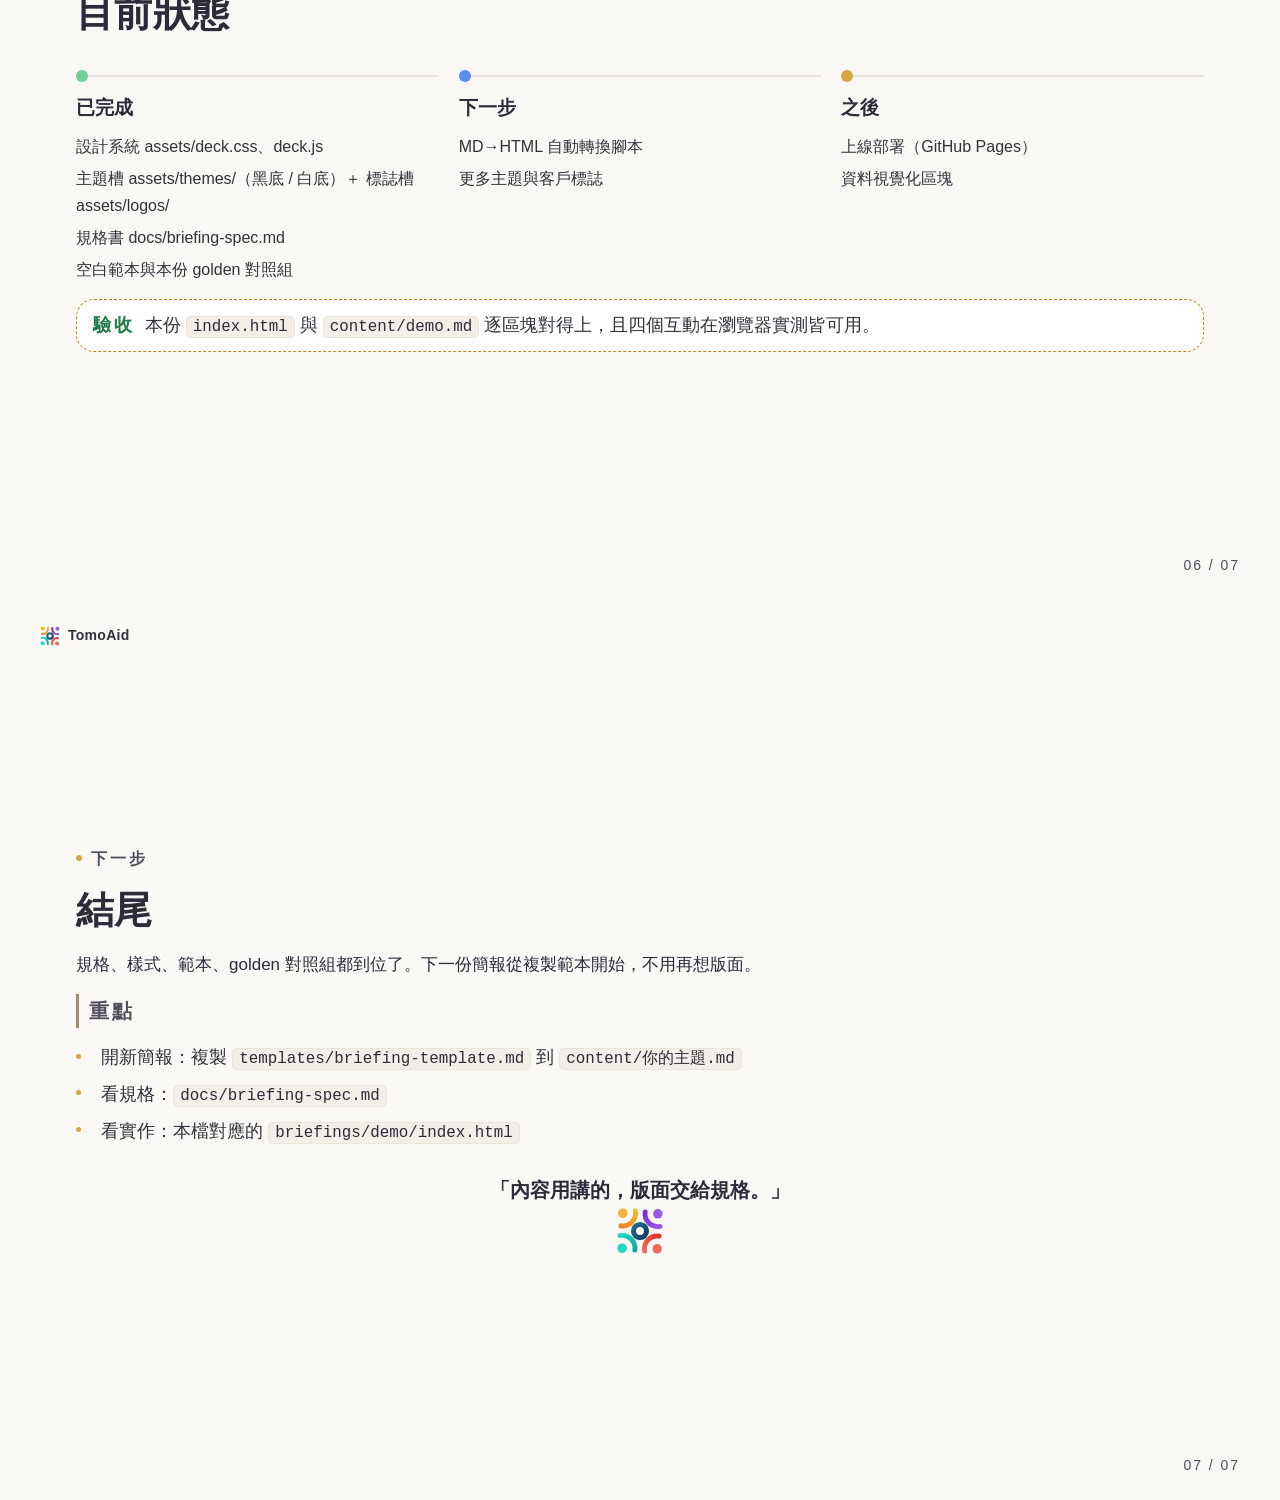
<file: briefings/_previews/light-tomoaid.html>
<!DOCTYPE html>
<html lang="zh-TW">
<head>
<meta charset="UTF-8">
<meta name="viewport" content="width=device-width, initial-scale=1.0">
<title>一份 Markdown，16 種版面區塊 — MDbriefing</title>
<!--
  MDbriefing golden 對照組
  原稿：content/demo.md（theme: light / logo: tomoaid）
  規格：docs/briefing-spec.md
  來源：assets/deck.css、assets/deck.js、assets/themes/light.html、assets/logos/tomoaid.html
  ↑ 全部於此整段內嵌，維持單檔自包含、file:// 可直接開、零外部資源。
  改動樣式或互動請先改 assets/ 再重新內嵌，勿只改本檔。
-->
<style>
/* ══════════════ 內嵌：assets/deck.css ══════════════ */
/* ============================================================
   MDbriefing — deck.css
   簡報共用樣式（設計系統真理來源）

   ⚠️ 對焦範圍只有「形態」：一頁一螢幕、滾動吸附、翻頁、目錄、可折疊、
      逐項浮現。視覺**不跟任何外部簡報對焦**——本檔的預設值是本專案原有的
      深色系（來源：briefings/AD_data_transfer_bot/ 與
      briefings/Self-Media_Course_CardGame/ 兩份既有檔案的色票與造型）。

   🎨 底色與標誌是兩個獨立的槽，依觀眾各自決定：
        theme: dark(預設) | light        → assets/themes/ ，管配色與造型
        logo : none(預設) | tomoaid | …  → assets/logos/  ，管標誌（官方原色，不改色）
      本檔 §① 的每一個 token 都可被主題整組覆寫；以下所有規則只引用 token、
      不寫死顏色，所以換主題不需要改這裡任何一行。

   用法：產出 briefings/主題/index.html 時，把本檔內容整段內嵌進 HTML 的
        style 區塊（保持單檔自包含、file:// 可直接開、零外部資源）。
   注意：本檔的註解與內容都不可出現字面上的「結束 style 標籤」字串，
        否則內嵌後會提前關閉樣式區塊，後半段樣式會被當文字印在頁面上。
   規格：docs/briefing-spec.md
   ============================================================ */

/* ── ① 設計 token｜預設主題：專案深色系 ─────────────────────
   主題包（assets/themes/*.html）就是重新宣告這一區的值。
   換主題**必須**至少覆寫：三個表面色、三階文字色、--accent-default、
   --accent-dim；其餘（造型、字族、重點色別名）可選擇性覆寫。 */
:root{
  /* 底色與表面 */
  --bg:#0d0f14;
  --surface:#161920;
  --surface-2:#1e2230;
  --border:#2a2f3f;
  --border-light:#606c8a; /* ≥3:1 on --surface-2（目錄未選中圓點，非文字，WCAG 非文字對比門檻） */

  /* 文字三階
     ⚠️ 這三階是給**投影**用的，不是給近距離閱讀用的。觀眾隔著會議室看投影機
     或電視，對比要遠高於桌面文件；本專案兩份既有報價文件的淡色次要文字
     （--text-muted 曾是 #4a5268，僅 2.46:1）在投影下讀不出來。
     現值（第二輪再提亮，因為第一輪的 muted ≥4.5:1／secondary ≥7:1 在投影機
     上仍被形容為「灰」）：muted ≥7:1、secondary ≥11:1，且對 --bg／--surface／
     --surface-2 三個底色皆達標（--surface-2 是 th／.pill／.flow .node 的底，
     三者中最深，最吃虧，故以它為準）。
     ⚠️ 提亮後 primary／secondary 兩階的 CIE L* 間距被壓縮到 Δ5.94（低於原本
     Δ8 的分層基準），因為 secondary 已經逼近 primary 才能達到 11:1；細節與
     取捨見 docs/briefing-spec.md §一。 */
  --text-primary:#e4e8f2;
  --text-secondary:#d4d7e1;
  --text-muted:#a5adc0;

  /* 重點色
     --accent-default：這個主題的預設重點色（每頁沒指定「色」時用它）
     --accent-dim    ：重點色的暗一階，用於虛線框、展開後的邊框
     其餘是本主題提供的可選色名，作者在 .md 寫「色：blue」就是選這裡的名字。
     可用色名由主題決定；寫了主題沒有的色名會自動退回 --accent-default。 */
  --gold:#d4a843;
  --blue:#5b8dee;
  --green:#6fcf97;
  /* 以下五個色名讓「為淺色主題寫的簡報」切到黑底時也不脫色。
     同一個色名在不同主題有各自的值（深色主題一律提亮），這是雙主題
     設計系統的常規做法；此處全部 ≥4.5:1 on 卡片底 #161920。 */
  --yellow:#F9B233;
  --purple:#A062E9;
  --teal:#1ED9C6;
  --coral:#F4695C;
  --navy:#4EA6C7;
  --accent-default:var(--gold);
  --accent-ink-default:var(--accent-default);
  --accent-dim:#a07c2e;
  --accent:var(--accent-default);
  /* --accent-ink：重點色「當文字用」的版本。深色主題上亮色字對比本來就夠，
     所以預設等於 --accent；淺色主題必須覆寫成深一階，否則小字會看不清。 */
  --accent-ink:var(--accent);

  /* 優先級徽章（.prio）底色疊色比例。深色主題疊色明顯（膠囊感），淺色主題
     疊色歸零——因為淺色的 -ink 系列色只保證「on #FFFFFF」達到 4.5:1，沒有
     再疊色的餘裕（疊色會讓底色偏暗、對比往下掉），所以淺色改以「純白底＋
     同色邊框＋同色文字」分辨三級，深色則用疊色膠囊。實測見
     docs/briefing-spec.md §三。 */
  --prio-tint:16%;

  /* 造型 */
  --radius:10px;
  --radius-lg:14px;
  --shadow:0 4px 20px rgba(0,0,0,.35);
  --card-accent-width:2px;      /* 卡片上緣的重點色粗細 */
  --font-stack:'Microsoft JhengHei','微軟正黑體','PingFang TC',system-ui,sans-serif;
  --root-size:16px;

  /* 標誌槽（由標誌包提供；預設不掛任何標誌） */
  --brand-name:"";

  /* 標誌底片（keyline plate）：深色底放彩色標誌時，用一層淺色底片讓標誌
     回到它被設計的底色上——**標誌本身一個像素都不改**。
     淺色主題把這三個值設為 transparent / 0 / 0，底片就自動消失。
     單份簡報要強制關掉底片：在產出的 style 末尾覆寫這三個值即可。 */
  --logo-plate-bg:#FAF8F5;
  --logo-plate-pad:3px;
  --logo-plate-radius:7px;
}

*{margin:0;padding:0;box-sizing:border-box}

html{
  font-size:var(--root-size);
  scroll-snap-type:y proximity;   /* 互動 1：滾動吸附翻頁 */
  scroll-behavior:smooth;         /* 互動 2：目錄跳轉時平滑捲動 */
}

body{
  font-family:var(--font-stack);
  background:var(--bg);
  color:var(--text-primary);
  line-height:1.7;
  -webkit-font-smoothing:antialiased;
}

img{max-width:100%}

/* ── ② 頁（slide）骨架 ──────────────────────────────────── */
section.slide{
  min-height:100vh;
  scroll-snap-align:start;
  position:relative;
  display:flex; flex-direction:column; justify-content:center;
  padding:clamp(32px,5vh,56px) clamp(20px,6vw,76px);
  overflow:hidden;
}
section.slide.cover{align-items:center; text-align:center}

/* 標誌底片：三個尺寸共用同一組 token，淺色主題下自動歸零 */
.logo-plate{
  display:inline-flex; align-items:center; justify-content:center;
  background:var(--logo-plate-bg);
  padding:var(--logo-plate-pad);
  border-radius:var(--logo-plate-radius);
}
.logo-plate.lg{padding:calc(var(--logo-plate-pad)*6); border-radius:calc(var(--logo-plate-radius)*3.6)}
.logo-plate.sm{padding:calc(var(--logo-plate-pad)*3); border-radius:calc(var(--logo-plate-radius)*2)}

/* 品牌標（每頁左上；logo: none 時不輸出） */
.logo{
  position:absolute; top:24px; left:clamp(20px,6vw,40px);
  display:flex; align-items:center; gap:8px;
  font-weight:700; letter-spacing:.02em; font-size:14px; color:var(--text-secondary);
}
.logo svg{display:block}

/* 頁碼（每頁右下，格式 04 / 08） */
.pageno{
  position:absolute; bottom:22px; right:clamp(20px,6vw,40px);
  font-size:14px; color:var(--text-muted);
  font-variant-numeric:tabular-nums; letter-spacing:.14em;
}

/* ── ③ 標題與文字階層 ──────────────────────────────────── */
.eyebrow{
  display:inline-flex; align-items:center; gap:9px;
  font-size:16px; font-weight:700; letter-spacing:.18em;
  color:var(--text-muted); text-transform:uppercase; margin-bottom:14px;
}
.eyebrow .dot{width:6px; height:6px; border-radius:50%; background:var(--accent)}

h1{
  font-size:clamp(30px,5vw,58px); font-weight:700; line-height:1.25;
  letter-spacing:.01em; text-wrap:balance;
}
h2{
  font-size:clamp(22px,3.4vw,38px); font-weight:700; line-height:1.3;
  letter-spacing:.01em; margin-bottom:8px; text-wrap:balance;
}

.subtitle{font-size:clamp(14px,2vw,19px); font-weight:600; color:var(--text-secondary); margin-top:16px}
.meta{
  color:var(--text-muted); margin-top:22px;
  font-size:14px; letter-spacing:.14em;
}
.meta .sep{opacity:.4}

.lede{color:var(--text-secondary); font-size:clamp(19px,2.2vw,22px); max-width:40em}
.quote{font-size:clamp(15px,1.9vw,20px); font-weight:600; max-width:34em}
.muted{color:var(--text-secondary)}
.kicker{
  font-size:16px; font-weight:700; letter-spacing:.14em; text-transform:uppercase;
  color:var(--accent-ink); margin-bottom:8px;
}

/* 備註（唯一允許 <14px 的地方）：`.md` 寫 `* 文字` 或 `ps. 文字`。
   左側色條＋「※」前綴＋更小更淡的字級，讓它一眼就是附註而非內文，
   兩個主題都靠既有 token（--text-muted／--border-light）分層，不新增顏色。 */
.note{
  margin-top:14px; padding-left:14px;
  border-left:2px solid var(--border-light);
  font-size:12px; line-height:1.6; color:var(--text-muted);
}
.note::before{content:"※ "}

/* 數字 count-up（見 deck.js 的 data-countup） */
[data-countup]{
  display:inline-block; min-width:2.1ch; text-align:center;
  font-variant-numeric:tabular-nums; color:var(--accent-ink);
}

/* 行內程式碼／檔名。用 max() 保底：字級隨父層等比縮放，但絕不掉到 14px 以下。 */
code{
  font-family:ui-monospace,SFMono-Regular,Menlo,Consolas,monospace;
  font-size:max(14px,.88em); background:var(--surface-2); color:var(--text-primary);
  border:1px solid var(--border); padding:1px 6px; border-radius:5px;
}

/* ── ④ 版面語彙：卡片 / 網格 / 標籤 / 驗收框 ─────────────── */
.grid{display:grid; gap:10px}
.grid.cols-2{grid-template-columns:repeat(2,1fr)}
.grid.cols-3{grid-template-columns:repeat(3,1fr)}
.grid.cols-4{grid-template-columns:repeat(4,1fr)}

.card{
  background:var(--surface);
  border:1px solid var(--border);
  border-top:var(--card-accent-width) solid var(--accent);
  border-radius:var(--radius);
  box-shadow:var(--shadow);
  padding:20px 22px;
}
.card.tight{padding:14px 18px}
.card b{font-size:19px; font-weight:600; color:var(--text-primary)}
.card .muted{font-size:18px}
/* 3～4 欄的窄卡：標題獨立成行 */
.grid.cols-3 .card b,
.grid.cols-4 .card b{display:block; margin-bottom:6px; font-size:19px; font-weight:700}
.grid.cols-3 .card .muted,
.grid.cols-4 .card .muted{font-size:18px}
/* 卡片內的子清單（例：團隊卡片列出成員、產品/專案面卡片列出議題名稱）。
   之前每份簡報各自寫 inline style，現在收成正式規則，往後自動一致。 */
.card ul{list-style:disc; margin:10px 0 0; padding-left:1.25em; font-size:18px; color:var(--text-secondary)}

.pill{
  display:inline-block; padding:5px 14px; border-radius:999px;
  font-size:16px; font-weight:600; white-space:nowrap;
  background:var(--surface-2); border:1px solid var(--border); color:var(--text-secondary);
}
.pills{display:flex; gap:8px; flex-wrap:wrap; margin-top:20px}

/* 優先級徽章（P0／P1／P2）：三色沿用色票既有 token（coral／yellow／green），
   不新增顏色。深色主題用 --prio-tint 疊出膠囊底；淺色主題 --prio-tint 為
   0%，底色等於純白 --surface，改以「同色邊框＋同色文字」分辨三級——因為
   淺色的 -ink 系列只保證「on #FFFFFF」達 4.5:1，疊色只會把底色往下拉，讓
   對比不夠（實測數字見 docs/briefing-spec.md §三）。
   用法：
     頁層級 —— <h2>標題<span class="prio p0">P0</span></h2>（標題文字與徽章
       之間用 &nbsp; 相連，避免標題換行時把徽章單獨留在下一行）
     行層級 —— <li><span class="prio p0">P0</span>項目文字</li> */
.prio{
  display:inline-flex; align-items:center; vertical-align:middle;
  margin:0 .5em .2em .45em; padding:2px 10px; border-radius:999px;
  font-size:16px; font-weight:700; letter-spacing:.02em; line-height:1.5;
  white-space:nowrap; border:1px solid currentColor;
}
.prio:first-child{margin-left:0}
.prio.p0{ color:var(--coral-ink,var(--coral)); background:color-mix(in srgb, var(--coral) var(--prio-tint,16%), var(--surface)); }
.prio.p1{ color:var(--yellow-ink,var(--yellow)); background:color-mix(in srgb, var(--yellow) var(--prio-tint,16%), var(--surface)); }
.prio.p2{ color:var(--green-ink,var(--green)); background:color-mix(in srgb, var(--green) var(--prio-tint,16%), var(--surface)); }

/* 驗收 / 交付 callout */
.verdict{
  margin-top:16px; background:var(--surface); border:1px dashed var(--accent-dim);
  border-radius:var(--radius); padding:10px 16px; font-size:18px;
  color:var(--text-secondary);
}
.verdict b{
  margin-right:.6em; color:var(--accent-ink); font-weight:700;
  font-size:18px; letter-spacing:.14em; text-transform:uppercase;
}

/* 表格 */
.table-wrap{overflow-x:auto; margin-top:16px}
table{
  border-collapse:collapse; width:100%;
  background:var(--surface); border:1px solid var(--border);
  border-radius:var(--radius); overflow:hidden; box-shadow:var(--shadow); font-size:18px;
}
th{
  background:var(--surface-2); text-align:left;
  font-size:16px; font-weight:700; letter-spacing:.14em; text-transform:uppercase;
  color:var(--text-muted); padding:10px 16px;
}
td{padding:10px 16px; border-top:1px solid var(--border); vertical-align:top; color:var(--text-secondary)}
td.num{white-space:nowrap; font-variant-numeric:tabular-nums}

/* 重點摘要清單。`### 重點` 等一般標題維持 .highlights（用當頁 --accent／
   --accent-ink，行為不變）；三個語意變體疊加在 .highlights 之上：
     ### 現況     → .highlights.now    （藍：現況陳述、事實）
     ### 問題     → .highlights.issue  （珊瑚紅：問題點）
     ### 改善方向 → .highlights.fix    （綠：解法、行動）
   h3 文字色淺色主題一律用 -ink 版本（深色主題沒有 -ink token，自動 fallback
   回本色）；圓點與左側色條可用本色（非文字，不受 4.5:1 文字對比規則約束）。 */
.highlights{margin-top:14px}
.highlights h3{
  font-size:20px; font-weight:700; letter-spacing:.14em; text-transform:uppercase;
  color:var(--text-muted); margin-bottom:14px; padding-left:10px;
  border-left:3px solid var(--border-light);
}
.highlights.now h3{color:var(--blue-ink,var(--blue)); border-left-color:var(--blue)}
.highlights.issue h3{color:var(--coral-ink,var(--coral)); border-left-color:var(--coral)}
.highlights.fix h3{color:var(--green-ink,var(--green)); border-left-color:var(--green)}
.highlights ul{list-style:none; display:grid; gap:6px}
.highlights li{position:relative; padding-left:1.4em; font-size:18px; color:var(--text-secondary)}
.highlights li::before{
  content:""; position:absolute; left:0; top:.62em;
  width:5px; height:5px; border-radius:50%; background:var(--accent);
}
.highlights.now li::before{background:var(--blue)}
.highlights.issue li::before{background:var(--coral)}
.highlights.fix li::before{background:var(--green)}

/* 巢狀子項（清單項目底下再縮排一層的細項）。原本每份簡報各自寫
   inline style，現在收成正式規則：字級跟內文一樣 14px、圓點縮小且改中性色
   （不管外層是哪個語意變體，子項一律不搶色），縮排沿用原本的手感。
   下面刻意把三個變體的巢狀選擇器也列出來，只為了贏過
   `.highlights.now li::before` 等變體規則的 CSS 特異度（class 數相同時比
   元素數），否則巢狀圓點會被外層變體色蓋掉。 */
.highlights ul ul{list-style:none; display:grid; gap:6px; margin-top:6px; padding-left:1.15em}
.highlights ul ul li{font-size:16px}
.highlights ul ul li::before,
.highlights.now ul ul li::before,
.highlights.issue ul ul li::before,
.highlights.fix ul ul li::before{width:4px; height:4px; background:var(--text-secondary)}

/* ── ⑤ 圖解：流程 / 時間軸（逐項浮現） ──────────────────── */
.flow{display:flex; align-items:center; gap:8px; flex-wrap:wrap; margin-top:18px}
.flow .node{
  padding:11px 22px; border-radius:999px; font-size:18px; font-weight:600;
  background:var(--surface-2); border:1px solid var(--border); color:var(--text-primary);
}
.flow .arrow{color:var(--text-muted); font-size:15px; line-height:1}

.timeline{display:grid; gap:20px; margin-top:22px; grid-template-columns:repeat(auto-fit,minmax(230px,1fr))}
.timeline .tl-item{position:relative; padding-top:24px}
.timeline .tl-item::before{
  content:""; position:absolute; left:0; top:7px; width:100%; height:2px;
  background:var(--border);
}
.timeline .tl-item::after{
  content:""; position:absolute; left:0; top:2px;
  width:12px; height:12px; border-radius:50%; background:var(--accent);
}
.timeline .tl-label{font-size:19px; font-weight:700; margin-bottom:8px; color:var(--text-primary)}
.timeline ul{list-style:none; display:grid; gap:5px}
.timeline li{font-size:16px; color:var(--text-secondary)}

/* ── ⑥ 互動 2：目錄側欄（toc） ─────────────────────────── */
.toc{
  position:fixed; right:18px; top:50%; transform:translateY(-50%); z-index:50;
  display:flex; flex-direction:column; gap:11px; align-items:flex-end;
}
.toc a{
  display:flex; align-items:center; gap:9px; justify-content:flex-end;
  text-decoration:none; color:var(--text-secondary); font-size:14px; font-weight:600;
  /* max-width 從 12em 收到 10em：字級從 12px 升到 14px 後，10em 的實際像素寬
     （140px）跟舊版 12em×12px（144px）幾乎相同，讓標籤展開時不會比以前更
     往內容區域擠——字級不降，靠這個換算補償。 */
  max-width:10em; text-align:right; line-height:1.35;
}
.toc a .tick{
  width:7px; height:7px; border-radius:50%; flex-shrink:0;
  background:var(--border-light); transition:background .25s ease,transform .25s ease;
}
/* 標籤只在滑過目錄時出現：常駐會壓到頁面右側的內容（表格、卡片）。
   出現時帶一層底色片，蓋在內容上仍讀得清楚。 */
.toc a .label{
  opacity:0; transform:translateX(6px); pointer-events:none;
  background:var(--surface-2); border:1px solid var(--border);
  padding:3px 9px; border-radius:7px;
  transition:opacity .25s ease,transform .25s ease;
}
.toc:hover a .label{opacity:1; transform:none}
.toc a[aria-current="true"]{color:var(--text-primary)}
.toc a[aria-current="true"] .tick{background:var(--accent); transform:scale(1.4)}

/* ── ⑦ 互動 3：可折疊段落（collapsible） ───────────────── */
details.collapsible{
  margin-top:16px; background:var(--surface); border:1px solid var(--border);
  border-radius:var(--radius); box-shadow:var(--shadow); padding:0 20px;
}
details.collapsible[open]{border-color:var(--accent-dim)}
details.collapsible > summary{
  cursor:pointer; list-style:none; padding:14px 0;
  font-weight:600; font-size:14px; color:var(--text-primary);
  display:flex; align-items:center; gap:10px; user-select:none;
}
details.collapsible > summary::-webkit-details-marker{display:none}
details.collapsible > summary::before{
  content:"\25B8";                      /* ▸ */
  color:var(--accent-ink); font-size:1em;
  transition:transform .2s ease; display:inline-block;
}
details.collapsible[open] > summary::before{transform:rotate(90deg)}   /* ▾ */
details.collapsible > summary:focus-visible{outline:2px solid var(--accent); outline-offset:2px; border-radius:6px}
details.collapsible > .body{
  padding:14px 0 16px 1.5em; font-size:14px; color:var(--text-secondary);
  border-top:1px solid var(--border);
}

/* ── ⑧ 動態：逐項浮現（.seq → .inview .step） ──────────────
   漸進增強：隱藏 .step 的規則掛在 html.js 之下，而 .js 是由 deck.js
   自己加上的。JS 沒載入 / 被停用 / 出錯時，所有內容維持可見，不會隱形。 */
@media (prefers-reduced-motion:no-preference){
  .slide > *{animation:rise .5s ease both}
  @keyframes rise{from{opacity:0; transform:translateY(12px)} to{opacity:1; transform:none}}
  .js .seq .step{opacity:0; transform:translateY(10px); transition:opacity .5s ease,transform .5s ease}
  .js .seq.inview .step{opacity:1; transform:none}
}

/* ── ⑨ 響應式（≤760px 單欄） ───────────────────────────── */
@media (max-width:760px){
  .grid{grid-template-columns:1fr !important}
  .toc a{max-width:none; position:relative}
  .toc a .label{display:none}
  /* 觸控熱區：標籤隱藏後 .toc a 只剩 7×7px 的圓點，遠低於 WCAG 24×24px
     下限。用一個看不見的 ::after（無背景、無邊框）把可點擊範圍撐到
     28×28px，並用 position:absolute + translate(-50%,-50%) 讓它以圓點的
     中心點為圓心向外擴張——圓點本身的大小、間距、位置完全不變，只是點擊
     判定範圍變大（相鄰兩點的熱區可能因此重疊，這是預期的取捨）。 */
  .toc a::after{
    content:"";
    position:absolute; top:50%; left:50%;
    width:28px; height:28px;
    transform:translate(-50%,-50%);
  }
}

/* ── ⑩ 列印 / 匯出 PDF ─────────────────────────────────── */
@media print{
  html{scroll-snap-type:none}
  body{background:#fff; color:#111}
  .toc{display:none}
  section.slide{min-height:auto; page-break-after:always}
  .slide > *{animation:none !important}          /* 否則列印時可能停在動畫起始的透明狀態 */
  .seq .step{opacity:1 !important; transform:none !important}
  details.collapsible{break-inside:avoid}
  details.collapsible > .body{display:block !important}
}
/* ══════════ 內嵌：assets/themes/light.html ══════════ */
  :root{
    /* 表面 */
    --bg:#FAF8F5;
    --surface:#FFFFFF;
    --surface-2:#F3EFE8;
    --border:#E9E4DC;
    --border-light:#9F8D6F;

    /* 文字三階（投影用：muted ≥7:1、secondary ≥11:1，
       對 --bg／--surface／--surface-2 三個底色皆達標。第二輪再加深——鏡像
       dark.html 的同一次修正，兩個主題的投影可讀性要求一致） */
    --text-primary:#2B2B3A;
    --text-secondary:#32323b;
    --text-muted:#4f4f5d;

    /* 重點色 ＋ 文字用的深一階（-ink）
       -ink 全部 ≥4.5:1 on 卡片底 #FFFFFF（WCAG AA 小字標準）。
       後三個（gold / blue / green）是深色主題的原生色名，在此也給值，
       讓「為黑底寫的簡報」切到白底時不脫色、小字也不會太淡。 */
    --yellow:#F6B40E;      --yellow-ink:#986F06;
    --purple:#8B44E0;      --purple-ink:#7A2BD4;
    --teal:#16C9B8;        --teal-ink:#0E8479;
    --coral:#EE5A52;       --coral-ink:#D93B32;
    --navy:#155A7C;        --navy-ink:#124B68;
    --gold:#D4A843;        --gold-ink:#927021;
    --blue:#5B8DEE;        --blue-ink:#2C5FC0;
    --green:#6FCF97;       --green-ink:#1E7A48;
    --accent-default:var(--teal);
    --accent-ink-default:var(--teal-ink);
    --accent-dim:#B9891A;
    --accent:var(--accent-default);
    --accent-ink:var(--accent-ink-default);
    --prio-tint:0%;   /* 優先級徽章底色不疊色（純白＋同色邊框＋同色文字），見 deck.css §④ */

    /* 造型：淺底適合較大圓角與柔和陰影 */
    --radius:18px;
    --radius-lg:22px;
    --shadow:0 10px 30px rgba(43,43,58,.07);
    --card-accent-width:4px;
    --font-stack:"Noto Sans TC","PingFang TC","Microsoft JhengHei","Heiti TC",sans-serif;
    --root-size:17px;

    /* 標誌底片：淺底不需要，全部歸零 */
    --logo-plate-bg:transparent;
    --logo-plate-pad:0px;
    --logo-plate-radius:0px;
  }
/* ══════════ 內嵌：assets/logos/tomoaid.html（標誌名） ══════════ */
:root{ --brand-name:"TomoAid"; }
</style>
</head>
<body>
<svg width="0" height="0" style="position:absolute" aria-hidden="true">
  <defs>
    <linearGradient id="tomo-ctr" x1="0" y1="0" x2="1" y2="1">
      <stop offset="0" stop-color="#1E6E8C"/><stop offset="1" stop-color="#123E5F"/>
    </linearGradient>
    <linearGradient id="tomo-g-y" x1="1" y1="0" x2="0" y2="1">
      <stop offset="0" stop-color="#F9B233"/><stop offset="1" stop-color="#EF821F"/>
    </linearGradient>
    <linearGradient id="tomo-g-p" x1="1" y1="0" x2="0" y2="1">
      <stop offset="0" stop-color="#9B59E8"/><stop offset="1" stop-color="#7A2BD4"/>
    </linearGradient>
    <linearGradient id="tomo-g-c" x1="1" y1="0" x2="0" y2="1">
      <stop offset="0" stop-color="#F4695C"/><stop offset="1" stop-color="#E23227"/>
    </linearGradient>
    <linearGradient id="tomo-g-t" x1="1" y1="0" x2="0" y2="1">
      <stop offset="0" stop-color="#1ED9C6"/><stop offset="1" stop-color="#10ABA0"/>
    </linearGradient>
    <path id="tomo-arc" d="M79.1 8.9 A58 58 0 0 1 13.4 76.4" fill="none" stroke-width="22" stroke-linecap="round"/>
    <g id="brand-mark">
      <g><use href="#tomo-arc" stroke="url(#tomo-g-y)"/><circle cx="22" cy="19" r="21.5" fill="#F9B233"/></g>
      <g transform="rotate(90 100 100)"><use href="#tomo-arc" stroke="url(#tomo-g-p)"/><circle cx="22" cy="19" r="21.5" fill="#9B59E8"/></g>
      <g transform="rotate(180 100 100)"><use href="#tomo-arc" stroke="url(#tomo-g-c)"/><circle cx="22" cy="19" r="21.5" fill="#F4695C"/></g>
      <g transform="rotate(270 100 100)"><use href="#tomo-arc" stroke="url(#tomo-g-t)"/><circle cx="22" cy="19" r="21.5" fill="#1ED9C6"/></g>
      <circle cx="100" cy="100" r="29.5" fill="none" stroke="url(#tomo-ctr)" stroke-width="23.4"/>
    </g>
  </defs>
</svg>

<!-- ═══════════ 目錄（toc，自動由各頁標題生成） ═══════════ -->
<nav class="toc" aria-label="章節導覽">
  <a href="#sec-1"><span class="label">封面</span><span class="tick"></span></a>
  <a href="#sec-2"><span class="label">這套系統做什麼</span><span class="tick"></span></a>
  <a href="#sec-3"><span class="label">四個互動</span><span class="tick"></span></a>
  <a href="#sec-4"><span class="label">設計系統</span><span class="tick"></span></a>
  <a href="#sec-5"><span class="label">從 Markdown 到 HTML</span><span class="tick"></span></a>
  <a href="#sec-6"><span class="label">目前狀態</span><span class="tick"></span></a>
  <a href="#sec-7"><span class="label">結尾</span><span class="tick"></span></a>
</nav>

<!-- ═══════════ 01 封面（cover） ═══════════ -->
<section class="slide cover" id="sec-1">
  <div class="logo"><span class="logo-plate"><svg width="20" height="20" viewBox="-9 -9 218 218"><use href="#brand-mark"/></svg></span>TomoAid</div>
  <span class="logo-plate lg" style="margin-bottom:30px"><svg width="164" height="164" viewBox="-9 -9 218 218" aria-hidden="true"><use href="#brand-mark"/></svg></span>
  <h1>一份 Markdown，<span data-countup="16">1</span> 種版面區塊</h1>
  <p class="subtitle">MDbriefing 互動簡報系統</p>
  <p class="meta">Anton <span class="sep">·</span> 2026-08-04 <span class="sep">·</span> 規格示範版</p>
  <div class="pageno">01 / 07</div>
</section>

<!-- ═══════════ 02 這套系統做什麼 ═══════════ -->
<section class="slide" id="sec-2" style="--accent:var(--gold,var(--accent-default));--accent-ink:var(--gold-ink,var(--gold,var(--accent-ink-default)))">
  <div class="logo"><span class="logo-plate"><svg width="20" height="20" viewBox="-9 -9 218 218"><use href="#brand-mark"/></svg></span>TomoAid</div>
  <div class="eyebrow"><span class="dot"></span>定位</div>
  <h2>這套系統做什麼</h2>
  <p class="lede">跟 AI 把一個主題聊清楚，整理成一份 Markdown，就得到一份能翻頁的互動 HTML 簡報。</p>
  <p style="margin-top:16px;max-width:44em">需求方收到的是<b>一個 <code>.html</code> 檔</b>：雙擊就開、不需網路、不需伺服器。你手上留的是一份純文字 <code>.md</code>，改字、改順序都在文字檔裡做。</p>
  <div class="grid cols-4 seq" style="margin-top:26px">
    <div class="card step" style="--accent:var(--gold,var(--accent-default));--accent-ink:var(--gold-ink,var(--gold,var(--accent-ink-default)))">
      <b>講清楚</b><span class="muted">跟 AI 討論主題、章節與重點，決定這份簡報要說服誰、說什麼。</span>
    </div>
    <div class="card step" style="--accent:var(--blue,var(--accent-default));--accent-ink:var(--blue-ink,var(--blue,var(--accent-ink-default)));transition-delay:.6s">
      <b>填範本</b><span class="muted">複製 <code>templates/briefing-template.md</code>，把結論照提示填進 <code>content/</code>。</span>
    </div>
    <div class="card step" style="--accent:var(--green,var(--accent-default));--accent-ink:var(--green-ink,var(--green,var(--accent-ink-default)));transition-delay:1.2s">
      <b>轉 HTML</b><span class="muted">照規格書的對照表產出 <code>briefings/&lt;主題&gt;/index.html</code>。</span>
    </div>
    <div class="card step" style="--accent:var(--gold,var(--accent-default));--accent-ink:var(--gold-ink,var(--gold,var(--accent-ink-default)));transition-delay:1.8s">
      <b>交付</b><span class="muted">單檔傳給需求方，或直接在會議上開著簡報。</span>
    </div>
  </div>
  <div class="verdict"><b>驗收</b>需求方在自己的電腦上雙擊就能看完整份簡報，不需要你在旁邊協助。</div>
  <div class="pageno">02 / 07</div>
</section>

<!-- ═══════════ 03 四個互動 ═══════════ -->
<section class="slide" id="sec-3" style="--accent:var(--blue,var(--accent-default));--accent-ink:var(--blue-ink,var(--blue,var(--accent-ink-default)))">
  <div class="logo"><span class="logo-plate"><svg width="20" height="20" viewBox="-9 -9 218 218"><use href="#brand-mark"/></svg></span>TomoAid</div>
  <div class="eyebrow"><span class="dot"></span>操作方式</div>
  <h2>四個互動</h2>
  <p class="lede">翻頁、目錄跳轉、可折疊、逐項浮現——沒有多餘的按鈕，版面留給內容。</p>
  <div class="grid cols-4 seq" style="margin-top:26px">
    <div class="card step" style="--accent:var(--blue,var(--accent-default));--accent-ink:var(--blue-ink,var(--blue,var(--accent-ink-default)))">
      <b>翻頁</b><span class="muted">滾輪自動吸附；方向鍵 → ↓ 下一頁、← ↑ 上一頁；空白處單擊左鍵也是下一頁。</span>
    </div>
    <div class="card step" style="--accent:var(--green,var(--accent-default));--accent-ink:var(--green-ink,var(--green,var(--accent-ink-default)));transition-delay:.6s">
      <b>目錄跳轉</b><span class="muted">右側那排小圓點就是目錄，滑過展開標題、點擊跳頁，目前這頁會亮起。</span>
    </div>
    <div class="card step" style="--accent:var(--gold,var(--accent-default));--accent-ink:var(--gold-ink,var(--gold,var(--accent-ink-default)));transition-delay:1.2s">
      <b>可折疊</b><span class="muted">細節收在可點開的標題列裡，讓主畫面只留結論。</span>
    </div>
    <div class="card step" style="--accent:var(--blue,var(--accent-default));--accent-ink:var(--blue-ink,var(--blue,var(--accent-ink-default)));transition-delay:1.8s">
      <b>逐項浮現</b><span class="muted">卡片、流程、時間軸在進入畫面時依序淡入，講到哪、出現到哪。</span>
    </div>
  </div>
  <details class="collapsible">
    <summary>為什麼不做「上一頁 / 下一頁」按鈕</summary>
    <div class="body">
      <p>按鈕會長期佔住畫面底部，而它能做的事鍵盤與點擊都能做。所以規格上直接不放按鈕：版面優先，操作靠鍵盤與單擊。</p>
      <p style="margin-top:10px">例外情況也一併定義好了——點在連結、可折疊標題、目錄或正在選字時，單擊不會翻頁，不會誤觸。</p>
    </div>
  </details>
  <div class="pageno">03 / 07</div>
</section>

<!-- ═══════════ 04 設計系統 ═══════════ -->
<section class="slide" id="sec-4" style="--accent:var(--green,var(--accent-default));--accent-ink:var(--green-ink,var(--green,var(--accent-ink-default)))">
  <div class="logo"><span class="logo-plate"><svg width="20" height="20" viewBox="-9 -9 218 218"><use href="#brand-mark"/></svg></span>TomoAid</div>
  <div class="eyebrow"><span class="dot"></span>視覺可換</div>
  <h2>設計系統</h2>
  <p style="margin-top:8px;max-width:44em">形態固定、視覺可換。版面規則寫在 <code>assets/deck.css</code>，只引用變數、不寫死顏色；<b>底色與標誌是兩個獨立的槽</b>，依觀眾各自決定。</p>
  <div class="pills">
    <span class="pill">近黑底 #0d0f14</span>
    <span class="pill">淺灰字 #e4e8f2</span>
    <span class="pill">金色重點 #d4a843</span>
    <span class="pill">卡片 #161920</span>
    <span class="pill">圓角 10px</span>
    <span class="pill">微軟正黑體</span>
  </div>
  <div class="highlights">
    <h3>重點</h3>
    <ul>
      <li>一頁一螢幕：<code>min-height:100vh</code> + 滾動吸附，不是捲動式長文件。</li>
      <li>底色換一行：<code>theme: dark</code>（預設近黑）或 <code>theme: light</code>（米白）。</li>
      <li>標誌換一行：<code>logo: none</code>（預設不掛）或 <code>logo: tomoaid</code>；黑底會自動為原色標誌加一層淺色底片，<b>標誌本身不改色</b>。</li>
      <li>每頁選一個重點色，眉標圓點、卡片上緣、清單符號、時間軸圓點都跟著它變。</li>
      <li>≤760px 自動降為單欄，手機上也讀得完。</li>
    </ul>
  </div>
  <div class="pageno">04 / 07</div>
</section>

<!-- ═══════════ 05 從 Markdown 到 HTML ═══════════ -->
<section class="slide" id="sec-5" style="--accent:var(--blue,var(--accent-default));--accent-ink:var(--blue-ink,var(--blue,var(--accent-ink-default)))">
  <div class="logo"><span class="logo-plate"><svg width="20" height="20" viewBox="-9 -9 218 218"><use href="#brand-mark"/></svg></span>TomoAid</div>
  <div class="eyebrow"><span class="dot"></span>流程</div>
  <h2>從 Markdown 到 HTML</h2>
  <p class="lede">每個 Markdown 寫法對應哪段 HTML，規格書第六節有一張逐條對照表。</p>
  <div class="flow seq">
    <div class="node step">填 content/*.md</div>
    <div class="arrow step" style="transition-delay:.5s" aria-hidden="true">→</div>
    <div class="node step" style="transition-delay:1s">照對照表轉換</div>
    <div class="arrow step" style="transition-delay:1.5s" aria-hidden="true">→</div>
    <div class="node step" style="transition-delay:2s">內嵌 assets/</div>
    <div class="arrow step" style="transition-delay:2.5s" aria-hidden="true">→</div>
    <div class="node step" style="transition-delay:3s">產出單檔 index.html</div>
  </div>
  <div class="table-wrap">
    <table>
      <tbody>
        <tr><th>你在 .md 寫的</th><th>產出的 HTML</th><th>看起來是</th></tr>
        <tr><td class="num"><code>眉標：定位</code></td><td class="num"><code>&lt;div class="eyebrow"&gt;</code></td><td>標題上方的小標籤</td></tr>
        <tr><td class="num"><code>- **標題** 說明</code></td><td class="num"><code>&lt;div class="card step"&gt;</code></td><td>一張重點色上緣的卡片</td></tr>
        <tr><td class="num"><code>### 驗收</code></td><td class="num"><code>&lt;div class="verdict"&gt;</code></td><td>重點色虛線框</td></tr>
        <tr><td class="num"><code>::: 可折疊 標題</code></td><td class="num"><code>&lt;details class="collapsible"&gt;</code></td><td>可點開的標題列</td></tr>
      </tbody>
    </table>
  </div>
  <div class="verdict"><b>交付</b><code>assets/</code> 是樣式與互動的真理來源，但產出時整段內嵌進 <code>.html</code>——共用一套設計系統，同時保住「單檔可交付」。</div>
  <div class="pageno">05 / 07</div>
</section>

<!-- ═══════════ 06 目前狀態 ═══════════ -->
<section class="slide" id="sec-6" style="--accent:var(--green,var(--accent-default));--accent-ink:var(--green-ink,var(--green,var(--accent-ink-default)))">
  <div class="logo"><span class="logo-plate"><svg width="20" height="20" viewBox="-9 -9 218 218"><use href="#brand-mark"/></svg></span>TomoAid</div>
  <div class="eyebrow"><span class="dot"></span>進度</div>
  <h2>目前狀態</h2>
  <div class="timeline seq">
    <div class="tl-item step" style="--accent:var(--green,var(--accent-default))">
      <div class="tl-label">已完成</div>
      <ul>
        <li>設計系統 assets/deck.css、deck.js</li>
        <li>主題槽 assets/themes/（黑底 / 白底）＋ 標誌槽 assets/logos/</li>
        <li>規格書 docs/briefing-spec.md</li>
        <li>空白範本與本份 golden 對照組</li>
      </ul>
    </div>
    <div class="tl-item step" style="--accent:var(--blue,var(--accent-default));transition-delay:.8s">
      <div class="tl-label">下一步</div>
      <ul>
        <li>MD→HTML 自動轉換腳本</li>
        <li>更多主題與客戶標誌</li>
      </ul>
    </div>
    <div class="tl-item step" style="--accent:var(--gold,var(--accent-default));transition-delay:1.6s">
      <div class="tl-label">之後</div>
      <ul>
        <li>上線部署（GitHub Pages）</li>
        <li>資料視覺化區塊</li>
      </ul>
    </div>
  </div>
  <div class="verdict"><b>驗收</b>本份 <code>index.html</code> 與 <code>content/demo.md</code> 逐區塊對得上，且四個互動在瀏覽器實測皆可用。</div>
  <div class="pageno">06 / 07</div>
</section>

<!-- ═══════════ 07 結尾（closing） ═══════════ -->
<section class="slide closing" id="sec-7" style="--accent:var(--gold,var(--accent-default));--accent-ink:var(--gold-ink,var(--gold,var(--accent-ink-default)))">
  <div class="logo"><span class="logo-plate"><svg width="20" height="20" viewBox="-9 -9 218 218"><use href="#brand-mark"/></svg></span>TomoAid</div>
  <div class="eyebrow"><span class="dot"></span>下一步</div>
  <h2>結尾</h2>
  <p style="margin-top:8px;max-width:44em">規格、樣式、範本、golden 對照組都到位了。下一份簡報從複製範本開始，不用再想版面。</p>
  <div class="highlights">
    <h3>重點</h3>
    <ul>
      <li>開新簡報：複製 <code>templates/briefing-template.md</code> 到 <code>content/你的主題.md</code></li>
      <li>看規格：<code>docs/briefing-spec.md</code></li>
      <li>看實作：本檔對應的 <code>briefings/demo/index.html</code></li>
    </ul>
  </div>
  <p class="quote" style="text-align:center;margin:26px auto 0">「內容用講的，版面交給規格。」</p>
  <span class="logo-plate sm"><svg width="48" height="48" viewBox="-9 -9 218 218" aria-hidden="true"><use href="#brand-mark"/></svg></span>
  <div class="pageno">07 / 07</div>
</section>

<script>
/* ══════════════ 內嵌：assets/deck.js ══════════════ */
/* ============================================================
   MDbriefing — deck.js
   簡報共用互動（真理來源）

   基準：_PM/resource/PM 主管 90 天目標計劃_files/saved_resource.html
   用法：產出 briefings/主題/index.html 時，把本檔內容整段內嵌進 HTML body
        結尾前的 script 區塊（單檔自包含、零外部資源）。
   注意：本檔的註解與內容都不可出現字面上的「結束 script 標籤」字串，
        否則內嵌後會提前關閉腳本區塊，互動會整組失效。
   規格：docs/briefing-spec.md

   本檔負責四件事：
     ① 逐項浮現   .seq 進入視窗 → 加 .inview，讓 .step 依 transition-delay 依序浮現
     ② 目錄跳轉   .toc 的連結點擊跳頁 + 目前所在頁高亮（aria-current）
     ③ 數字增長   [data-countup] 從起始值數到目標值
     ④ 翻頁       ← ↑ 上一頁／→ ↓ 下一頁／滑鼠左鍵單擊 下一頁
                  （滾動吸附翻頁由 CSS scroll-snap 負責；可折疊由原生 details 元素負責）
   ============================================================ */
(function () {
  'use strict';

  // 漸進增強開關：只有 JS 真的跑起來，deck.css 才會啟用「先隱藏、逐項浮現」。
  // 沒這一行，JS 停用或出錯時 .step 會永久隱形。務必放在最前面。
  document.documentElement.classList.add('js');

  var reduceMotion = window.matchMedia('(prefers-reduced-motion: reduce)').matches;
  var scrollBehavior = reduceMotion ? 'auto' : 'smooth';
  var slides = Array.prototype.slice.call(document.querySelectorAll('section.slide'));

  /* ── ① 逐項浮現 ─────────────────────────────────────── */
  var seqNodes = Array.prototype.slice.call(document.querySelectorAll('.seq'));
  if (seqNodes.length) {
    if (reduceMotion || !('IntersectionObserver' in window)) {
      seqNodes.forEach(function (el) { el.classList.add('inview'); });
    } else {
      var seqObserver = new IntersectionObserver(function (entries) {
        entries.forEach(function (e) {
          if (e.isIntersecting) {
            e.target.classList.add('inview');
            seqObserver.unobserve(e.target);
          }
        });
      }, { threshold: 0.45 });
      seqNodes.forEach(function (el) { seqObserver.observe(el); });

      // 保險：載入時已在畫面內的 .seq，若 observer 尚未回呼就直接浮現。
      // （避免列印、螢幕截圖、或 observer 延遲回呼時該區塊停在透明狀態。）
      window.addEventListener('load', function () {
        seqNodes.forEach(function (el) {
          if (el.classList.contains('inview')) return;
          var r = el.getBoundingClientRect();
          if (r.bottom > 0 && r.top < (window.innerHeight || 0)) {
            el.classList.add('inview');
            seqObserver.unobserve(el);
          }
        });
      });
    }
  }

  /* ── ④-a 翻頁核心：目前是第幾頁 / 跳到第幾頁 ──────────── */
  // 程式性捲動進行中時，以「目標頁」為準，避免連按時 index 抓到捲動中間值
  var pendingIndex = null;
  var pendingTimer = null;

  function currentIndex() {
    if (pendingIndex !== null) return pendingIndex;
    var best = 0, bestDist = Infinity;
    for (var i = 0; i < slides.length; i++) {
      var dist = Math.abs(slides[i].getBoundingClientRect().top);
      if (dist < bestDist) { bestDist = dist; best = i; }
    }
    return best;
  }

  function goTo(index) {
    if (!slides.length) return;
    var i = Math.max(0, Math.min(slides.length - 1, index));
    pendingIndex = i;
    clearTimeout(pendingTimer);
    pendingTimer = setTimeout(function () { pendingIndex = null; }, 700);
    slides[i].scrollIntoView({ behavior: scrollBehavior, block: 'start' });
  }

  function next() { goTo(currentIndex() + 1); }
  function prev() { goTo(currentIndex() - 1); }

  /* ── ④-b 鍵盤：← ↑ 上一頁／→ ↓ 下一頁 ────────────────── */
  document.addEventListener('keydown', function (ev) {
    if (ev.defaultPrevented) return;
    if (ev.metaKey || ev.ctrlKey || ev.altKey || ev.shiftKey) return;

    // 焦點在輸入元件或已展開的 summary 上時不攔（讓原生行為優先）
    var el = document.activeElement;
    if (el && el.closest && el.closest('input,textarea,select,[contenteditable="true"]')) return;

    switch (ev.key) {
      case 'ArrowRight':
      case 'ArrowDown':
        ev.preventDefault(); next(); break;
      case 'ArrowLeft':
      case 'ArrowUp':
        ev.preventDefault(); prev(); break;
      case 'Home':
        ev.preventDefault(); goTo(0); break;
      case 'End':
        ev.preventDefault(); goTo(slides.length - 1); break;
    }
  });

  /* ── ④-c 滑鼠左鍵單擊 → 下一頁 ──────────────────────── */
  // 不攔的情況：非左鍵、有修飾鍵、點在可互動元素上（連結／按鈕／可折疊標題／目錄／
  // 表單）、點在標了 .no-advance 的區域內、或使用者正在選取文字。
  var INTERACTIVE = 'a,button,summary,details,input,textarea,select,label,[role="button"],.toc,.no-advance';

  document.addEventListener('click', function (ev) {
    if (ev.button !== 0) return;
    if (ev.detail !== 1) return;                       // 只認單擊，雙擊/三擊不翻頁
    if (ev.metaKey || ev.ctrlKey || ev.altKey || ev.shiftKey) return;
    if (ev.defaultPrevented) return;

    var t = ev.target;
    if (t && t.closest && t.closest(INTERACTIVE)) return;

    var sel = window.getSelection && window.getSelection();
    if (sel && !sel.isCollapsed && String(sel).length) return;   // 正在選字

    next();
  });

  /* ── ② 目錄：點擊跳轉 + 目前章節高亮 ─────────────────── */
  var tocLinks = Array.prototype.slice.call(document.querySelectorAll('.toc a[href^="#"]'));
  if (tocLinks.length) {
    tocLinks.forEach(function (a) {
      a.addEventListener('click', function (ev) {
        var target = document.getElementById(a.getAttribute('href').slice(1));
        if (!target) return;
        ev.preventDefault();
        goTo(slides.indexOf(target));
      });
    });

    var setCurrent = function (id) {
      tocLinks.forEach(function (a) {
        if (a.getAttribute('href') === '#' + id) a.setAttribute('aria-current', 'true');
        else a.removeAttribute('aria-current');
      });
    };

    var idSlides = slides.filter(function (s) { return s.id; });
    if (idSlides.length) {
      if ('IntersectionObserver' in window) {
        var visible = {};
        var tocObserver = new IntersectionObserver(function (entries) {
          entries.forEach(function (e) { visible[e.target.id] = e.intersectionRatio; });
          var best = null, bestRatio = 0;
          idSlides.forEach(function (s) {
            var r = visible[s.id] || 0;
            if (r > bestRatio) { bestRatio = r; best = s.id; }
          });
          if (best) setCurrent(best);
        }, { threshold: [0.15, 0.4, 0.6, 0.85] });
        idSlides.forEach(function (s) { tocObserver.observe(s); });
      } else {
        setCurrent(idSlides[0].id);
      }
    }
  }

  /* ── ③ 數字增長（封面大數字等） ─────────────────────── */
  var counters = Array.prototype.slice.call(document.querySelectorAll('[data-countup]'));
  counters.forEach(function (el) {
    var target = parseInt(el.getAttribute('data-countup'), 10);
    if (isNaN(target)) return;
    if (reduceMotion) { el.textContent = String(target); return; }

    var from = parseInt(el.getAttribute('data-countup-from') || '1', 10);
    var duration = parseInt(el.getAttribute('data-countup-duration') || '3000', 10);
    var easeOut = function (t) { return 1 - Math.pow(1 - t, 3); };
    var t0;

    el.textContent = String(from);
    var tick = function (now) {
      if (t0 === undefined) t0 = now;
      var p = Math.min((now - t0) / duration, 1);
      el.textContent = String(Math.round(from + (target - from) * easeOut(p)));
      if (p < 1) requestAnimationFrame(tick);
    };
    requestAnimationFrame(tick);
  });
})();
</script>
</body>
</html>
</file>
